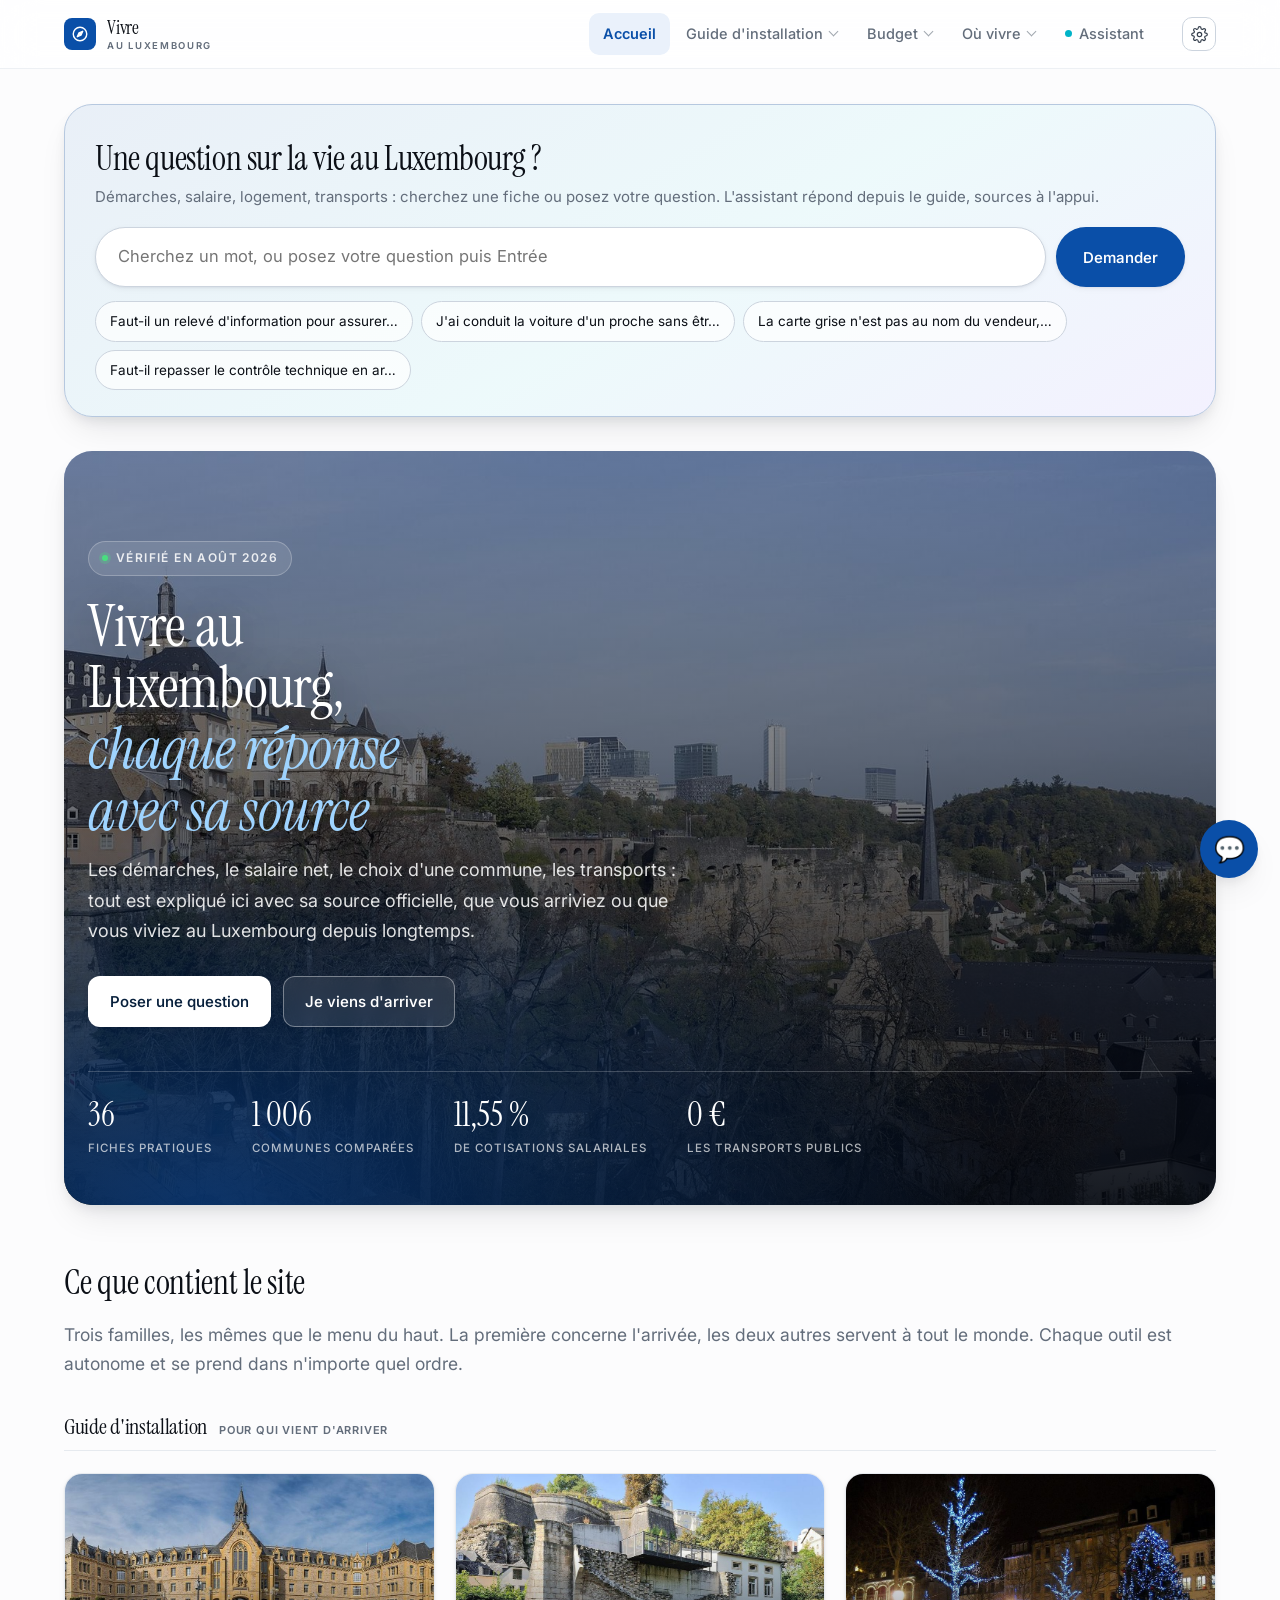
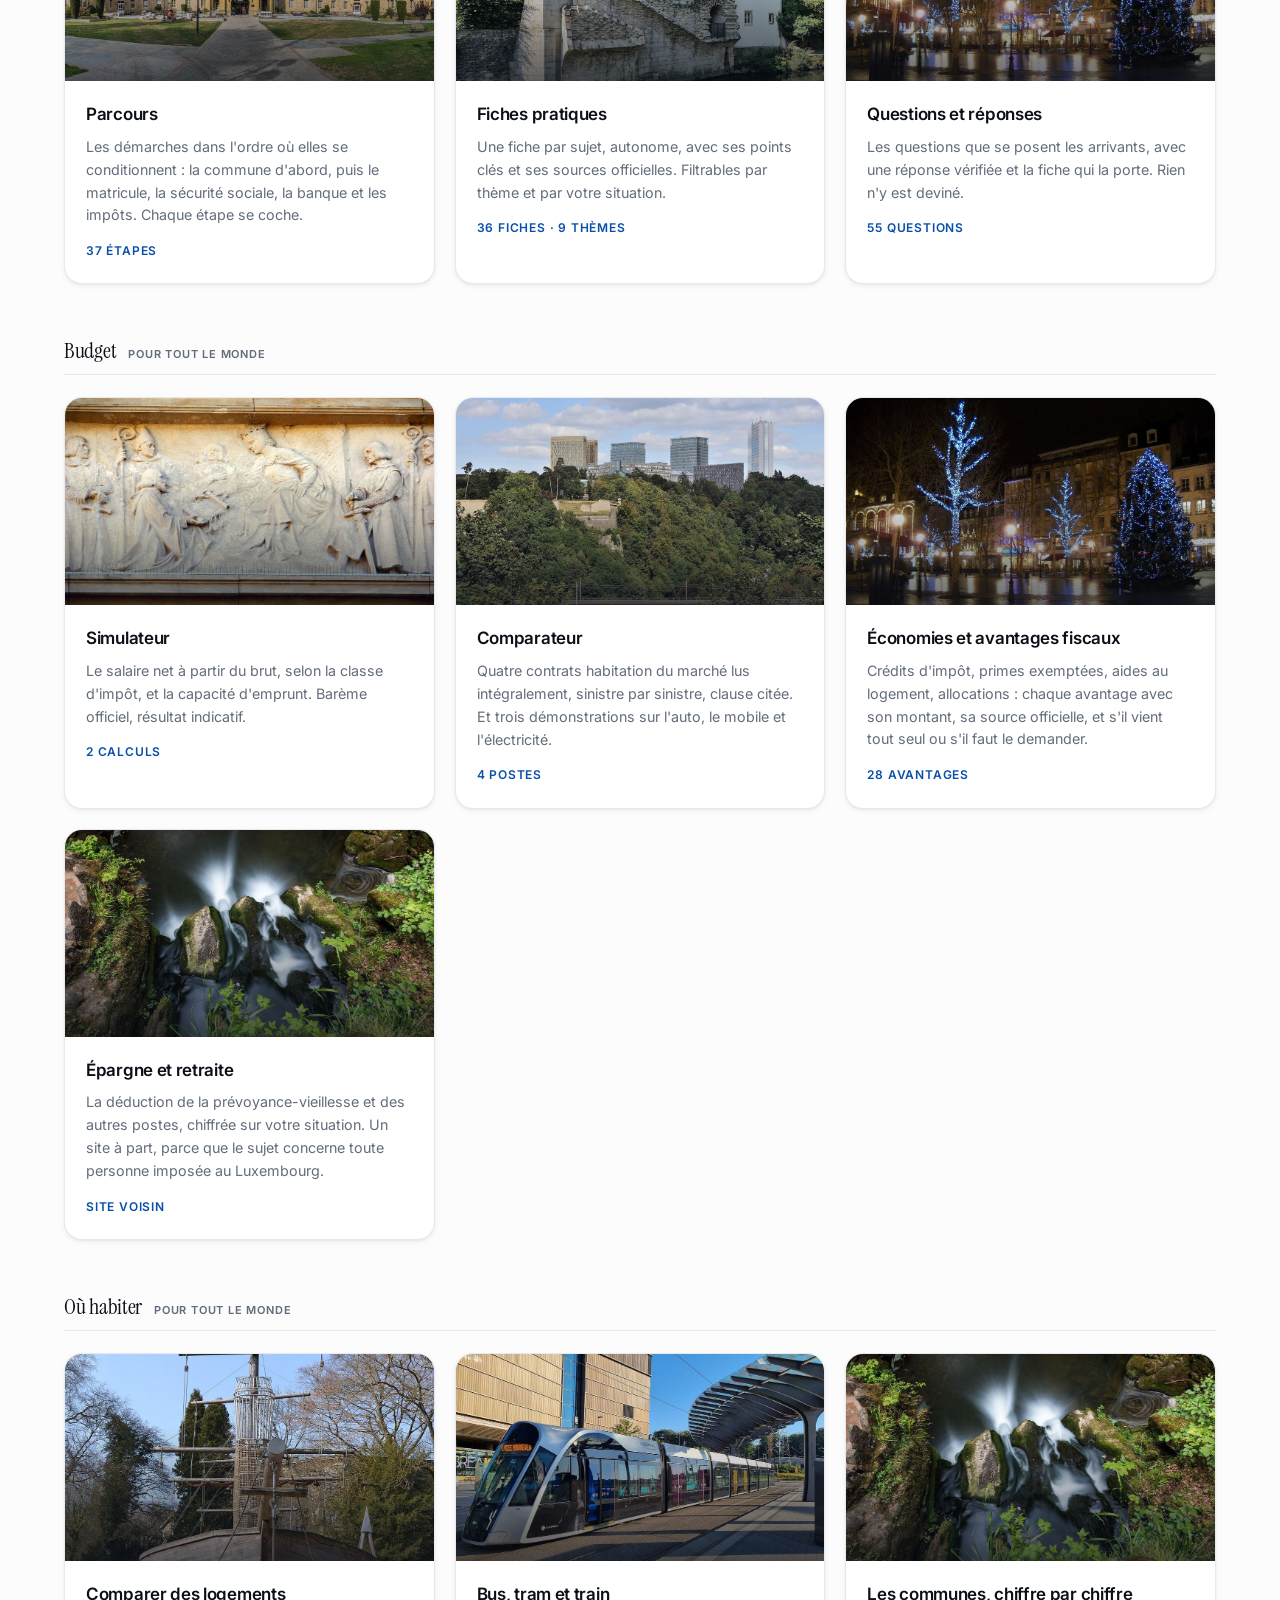
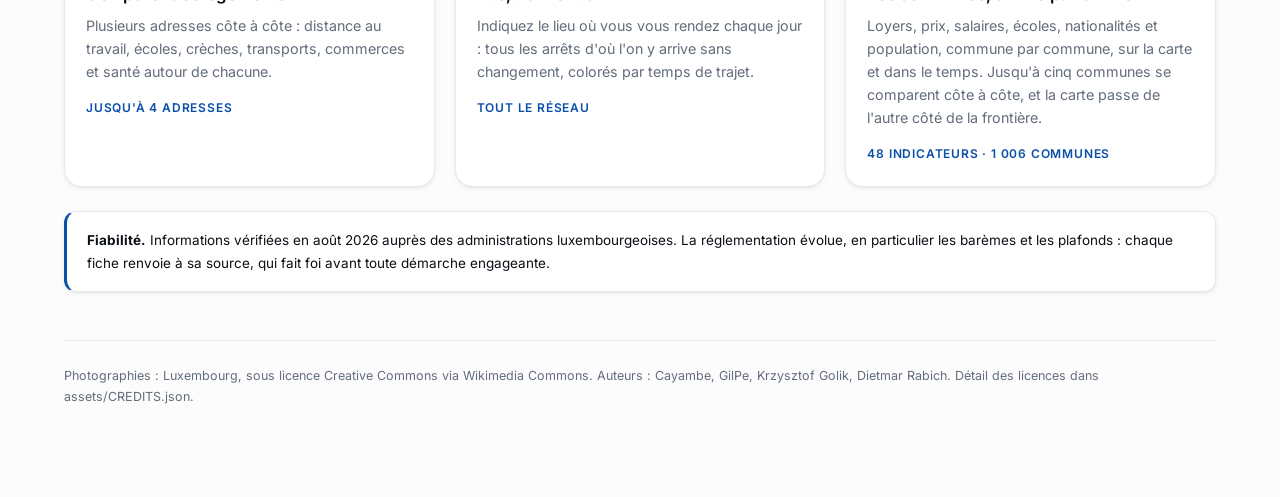
<file: index.html>
﻿<!doctype html>
<html lang="fr">
<head>
<meta charset="utf-8">
<meta name="viewport" content="width=device-width, initial-scale=1">
<title>Vivre au Luxembourg</title>
<link rel="stylesheet" href="app/styles.css?v=45">
<link rel="stylesheet" href="app/guide.css?v=3">
<link rel="stylesheet" href="app/simulateur.css?v=2">
<link rel="stylesheet" href="app/entete.css?v=1">
</head>
<body>

<!-- La barre, ses menus et leur comportement sont communs a tout le site :
     app/entete.js les ecrit ici, avant que les autres scripts ne les cherchent. -->
<header class="top" id="entete" data-racine=""></header>
<script src="app/entete.js?v=3"></script>

<main>

  <!-- Accueil -->
  <section class="panel" role="region" aria-labelledby="tab-accueil" id="panel-accueil">

    <div class="ask">
      <h2 class="ask-titre">Une question sur la vie au Luxembourg&nbsp;?</h2>
      <p class="ask-sous">Démarches, salaire, logement, transports : cherchez une fiche ou posez votre question. L'assistant répond depuis le guide, sources à l'appui.</p>
      <div class="ask-bar">
        <input type="search" id="q-accueil" placeholder="Cherchez un mot, ou posez votre question puis Entrée" autocomplete="off">
        <button class="btn" id="q-accueil-btn">Demander</button>
      </div>
      <div class="chips" id="ask-chips"></div>
      <div class="grid" id="accueil-resultats"></div>
    </div>

    <div class="hero">
      <div class="hero-img">
        <img src="assets/hero.jpg" alt="Vue de la vieille ville de Luxembourg, du Grund et du plateau de Kirchberg" loading="eager">
      </div>
      <div class="hero-in">
        <span class="kicker"><span class="pt"></span>Vérifié en août 2026</span>
        <h1>Vivre au Luxembourg, <em>chaque réponse avec sa source</em></h1>
        <p>
          Les démarches, le salaire net, le choix d'une commune, les transports : tout est
          expliqué ici avec sa source officielle, que vous arriviez ou que vous viviez au
          Luxembourg depuis longtemps.
        </p>
        <div class="hero-cta">
          <button class="btn clair" data-go="assistant">Poser une question</button>
          <button class="btn contour" data-go="parcours">Je viens d'arriver</button>
        </div>
        <div class="hero-stats">
          <div class="s"><div class="n" id="stat-fiches">—</div><div class="l">fiches pratiques</div></div>
          <div class="s"><div class="n">1 006</div><div class="l">communes comparées</div></div>
          <div class="s"><div class="n">11,55 %</div><div class="l">de cotisations salariales</div></div>
          <div class="s"><div class="n">0 €</div><div class="l">les transports publics</div></div>
        </div>
      </div>
    </div>

    <div id="accueil-reprise"></div>

    <h2>Ce que contient le site</h2>
    <p class="lead">
      Trois familles, les mêmes que le menu du haut. La première concerne l'arrivée, les deux
      autres servent à tout le monde. Chaque outil est autonome et se prend dans n'importe
      quel ordre.
    </p>
    <div class="grid" id="accueil-sections"></div>

    <div class="notice small">
      <strong>Fiabilité.</strong> Informations vérifiées en août 2026 auprès des administrations
      luxembourgeoises. La réglementation évolue, en particulier les barèmes et les plafonds :
      chaque fiche renvoie à sa source, qui fait foi avant toute démarche engageante.
    </div>

    <div class="credits" id="credits-photos"></div>
  </section>

  <!-- Fiches -->
  <section class="panel" role="region" aria-labelledby="nom-fiches" id="panel-fiches" hidden>
    <div id="fiches-liste">
      <h1>Fiches pratiques</h1>
      <p class="lead">Chaque fiche est autonome, avec ses points clés et ses sources officielles.</p>
      <div class="search-bar">
        <input type="search" id="q-fiches" placeholder="Caution, matricule, impatriés, crèche, permis...">
      </div>
      <div class="chips" id="fiches-themes"></div>
      <div id="fiches-perso"></div>
      <div class="grid" id="fiches-grid"></div>
    </div>
    <div id="fiche-detail" class="detail" hidden></div>
  </section>

  <!-- Parcours -->
  <section class="panel" role="region" aria-labelledby="nom-parcours" id="panel-parcours" hidden>
    <h1>Parcours d'installation</h1>
    <p class="lead">L'ordre compte : certaines démarches en conditionnent d'autres.</p>
    <div class="notice">
      <strong>La chaîne à ne pas casser.</strong>
      Déclaration à la commune, puis certificat de résidence et matricule, puis sécurité sociale,
      banque, chèque-service et impôts. Tout part de la commune, dans les 8 jours.
    </div>
    <div class="tl" id="timeline"></div>
  </section>

  <!-- FAQ -->
  <section class="panel" role="region" aria-labelledby="nom-faq" id="panel-faq" hidden>
    <h1>Questions et réponses</h1>
    <p class="lead">
      Toutes les questions recensées par le guide, avec des réponses vérifiées : chaque réponse
      s'appuie sur une fiche et renvoie à ses sources officielles.
      <span class="badge" id="faq-compte"></span>
    </p>
    <div class="search-bar">
      <input type="search" id="q-faq" placeholder="Filtrer : classe d'impôt, caution, crèche, permis. Entrée pour demander à l'assistant." autocomplete="off">
    </div>
    <div id="faq-liste"></div>
    <div class="notice small" style="margin-top:26px">
      Votre question n'y est pas ? L'assistant cherche aussi dans le corps des fiches,
      et dit quand il ne sait pas.
      <button class="chip" id="faq-assistant">Poser la question à l'assistant</button>
    </div>
  </section>

  <!-- Economies et avantages fiscaux. Le contenu est rendu par
       app/avantages.js, module autonome comme les lignes et les cartes. -->
  <section class="panel" role="region" aria-labelledby="nom-avantages" id="panel-avantages" hidden>
    <h1>Économies et avantages fiscaux</h1>
    <p class="lead">
      Ce que l'État rend, ou ne prélève pas, moment de vie par moment de vie. Chaque carte donne
      le montant, à qui il s'adresse et, surtout, si l'avantage vient tout seul ou s'il faut le
      demander. Quelqu'un qui arrive d'un autre pays ne demande pas ce qu'il ne sait pas exister.
      <span class="badge" id="avantages-compte"></span>
    </p>
    <div class="av-modes" id="avantages-modes"></div>
    <div class="chips av-chips" id="avantages-chips"></div>
    <div class="av-grille" id="avantages-grille"></div>
    <div class="notice small" style="margin-top:26px">
      <strong>Les montants sont ceux des pages officielles</strong> à la date de lecture écrite sous
      chaque carte. Les plafonds changent, souvent au 1er janvier : la page officielle fait foi
      avant toute démarche. Le site voisin <a href="prevoyance/">Épargne et retraite</a> chiffre
      les déductions d'épargne sur votre situation.
    </div>
  </section>

  <!-- Simulateur -->
  <section class="panel" role="region" aria-labelledby="nom-simulateur" id="panel-simulateur" hidden>
    <div class="sim-tete">
      <h1>Simulateurs</h1>
      <p class="sim-note">Les montants saisis restent dans ce navigateur d'une visite à l'autre.</p>
    </div>

    <div class="sim-choix" id="sim-tabs" role="tablist" aria-label="Choisir un outil">
      <button role="tab" data-sim="salaire" class="actif" aria-selected="true" title="Du brut annuel au net mensuel, avec le barème officiel">
        <b>Salaire net</b>
      </button>
      <button role="tab" data-sim="emprunt" aria-selected="false" title="Du net au prix d'achat, frais d'acte et aides de l'État">
        <b>Capacité d'emprunt</b>
      </button>
      <button role="tab" data-sim="classe" aria-selected="false" title="Quelques questions, et les deux cas où l'on se trompe">
        <b>Ma classe d'impôt</b>
      </button>
      <button role="tab" data-sim="officiels" aria-selected="false" title="Les outils des administrations, testés un par un">
        <b>Calculateurs officiels</b>
      </button>
    </div>

    <div id="sim-salaire">
    <h2 class="sim-titre">Du brut au net</h2>
    <p class="lead small">
      Barème officiel de l'Administration des contributions directes, paramètres sociaux 2026,
      et les crédits d'impôt que l'employeur porte sur la fiche de paie : salarié, CO2, salaire
      social minimum et, sur demande, monoparental. Résultat indicatif : il ne remplace ni une
      fiche de paie, ni un calcul de l'administration.
    </p>
    <div class="card">
      <div class="row row-champs">
        <div>
          <label for="s-brut">Brut annuel, en euros</label>
          <input type="number" id="s-brut" value="80000" min="0" step="1000">
        </div>
        <div>
          <label for="s-classe">Classe d'impôt</label>
          <select id="s-classe">
            <option value="classe1">Classe 1</option>
            <option value="classe1a">Classe 1a</option>
            <option value="classe2" selected>Classe 2</option>
          </select>
        </div>
        <div>
          <label for="s-mois">Réparti sur</label>
          <select id="s-mois">
            <option value="12" selected>12 mois</option>
            <option value="13">13 mois</option>
          </select>
        </div>
        <div>
          <label for="s-brut2">Brut annuel du conjoint</label>
          <input type="number" id="s-brut2" value="0" min="0" step="1000" placeholder="0 si une seule paie">
        </div>
      </div>
      <div class="row" style="margin-top:12px">
        <div class="check">
          <input type="checkbox" id="s-impatrie">
          <label for="s-impatrie">Régime des impatriés (50 % exonéré)</label>
          <a href="#fiche/impatries" class="lien-fiche-inline">réservé à des profils précis, voir la fiche</a>
        </div>
        <div class="check">
          <input type="checkbox" id="s-forfaits" checked>
          <label for="s-forfaits">Forfaits frais et dépenses spéciales</label>
        </div>
        <div class="check">
          <input type="checkbox" id="s-monoparental">
          <label for="s-monoparental">Parent seul avec enfant à charge, crédit d'impôt monoparental</label>
        </div>
      </div>
    </div>

    <div class="kpis" id="s-kpis"></div>

    <div class="notice small">
      <strong>Un ordre de grandeur, pas un chiffre à l'euro près.</strong>
      Le résultat est la retenue à la source calculée sur ce seul salaire, avec le barème officiel.
      Le net réellement perçu peut s'en écarter selon la situation personnelle : revenus étrangers
      en classe 2 (le taux moyen mondial s'applique à la déclaration), déductions réelles supérieures
      aux forfaits, avantages en nature, crédits d'impôt. Plus la situation s'écarte du cas simple
      (un seul salaire, pas d'autre revenu), plus l'écart peut être grand.
    </div>

    <div class="onglets-internes" role="tablist" aria-label="Sections du salaire net">
      <button role="tab" data-vue="detail" class="actif" aria-selected="true">Le détail du calcul</button>
      <button role="tab" data-vue="menage" aria-selected="false">À deux salaires</button>
      <button role="tab" data-vue="comparer" aria-selected="false">Comparer les classes</button>
    </div>
    <div data-pane="detail">
      <div id="s-detail"></div>
    </div>
    <div data-pane="menage" hidden>
      <div id="s-menage"></div>
    </div>
    <div data-pane="comparer" hidden>
      <h2>Comparaison des situations</h2>
      <p class="hint">Le même brut dans chaque classe, avec et sans le régime des impatriés : ce que change la situation de famille, et ce que le régime apporterait.</p>
      <div class="table-wrap"><table id="s-comp"></table></div>
    </div>
    </div>

    <div id="sim-emprunt" hidden>
      <!-- Quatre etapes. app/emprunt_etapes.js ecrit la frise et les boutons
           depuis les sections ci-dessous : en ajouter une se fait ici seulement. -->
      <ol class="emp-frise" id="emp-frise" aria-label="Étapes de la capacité d'emprunt"></ol>
      <!-- Deux colonnes : l'etape a gauche, le resultat a droite, fixe. Le
           resultat est ecrit par app/emprunt_bilan.js a chaque calcul. -->
      <div class="emp-corps">
      <div class="emp-gauche">

      <section class="card emp-etape" data-etape="emprunteurs" data-titre="Emprunteurs">
        <h3 class="premier">Qui achète</h3>
      <div class="e-qui" role="radiogroup" aria-label="Qui achète">
        <label class="e-qui-choix"><input type="radio" name="e-qui" value="1" checked> <span><b>J'achète seul</b><i>Une personne sur l'acte et sur le prêt</i></span></label>
        <label class="e-qui-choix"><input type="radio" name="e-qui" value="2"> <span><b>Nous achetons à deux</b><i>Deux personnes sur l'acte, les deux revenus comptent</i></span></label>
      </div>
      <select id="e-acquereurs" hidden aria-hidden="true" tabindex="-1">
        <option value="1" selected>Une personne</option>
        <option value="2">Deux personnes</option>
      </select>
      <p class="aide-champ">Le Bëllegen Akt, les plafonds des aides et la part des revenus que la banque retient se comptent par personne inscrite sur l'acte.</p>
      <div class="e-personnes">
        <div class="e-personne">
          <h4 id="e-titre1">Vous</h4>
          <div class="row row-personne avec-aides">
        <div>
          <label for="e-net1">Net mensuel, après retenue</label>
          <input type="number" id="e-net1" value="5000" min="0" step="100">
          <p class="aide-champ">Le « net à payer » de la fiche de paie. Avec un 13e mois : le net annuel divisé par 12.</p>
        </div>
        <div>
          <label for="e-statut1">Contrat</label>
          <select id="e-statut1">
            <option value="1" selected>CDI, fonctionnaire</option>
            <option value="0.8">CDD, indépendant, variable</option>
          </select>
          <p class="aide-champ">Hors CDI, la banque demande plus de preuves et retient souvent 80 %.</p>
        </div>
        <div>
          <label for="e-pays1">Employeur</label>
          <select id="e-pays1">
            <option value="lu" selected>Au Luxembourg</option>
            <option value="euro">Dans un autre pays de l'euro</option>
            <option value="devise">Hors zone euro (Suisse…)</option>
          </select>
          <p class="aide-champ">Payé hors du Luxembourg : l'encadré ci-dessous dit ce qui change.</p>
        </div>
        <div>
          <label for="e-age1">Âge</label>
          <input type="number" id="e-age1" value="35" min="18" max="90" step="1">
          <p class="aide-champ">Pour l'âge en fin de prêt et les aides aux 35 ans ou moins.</p>
        </div>
          </div>
        </div>
        <div class="e-personne" id="e-personne2" hidden>
          <h4>La seconde personne</h4>
          <div class="row row-personne avec-aides">
        <div>
          <label for="e-net2">Net mensuel, après retenue</label>
          <input type="number" id="e-net2" value="0" min="0" step="100" >
          <p class="aide-champ">Le « net à payer » de la fiche de paie. Avec un 13e mois : le net annuel divisé par 12.</p>
        </div>
        <div>
          <label for="e-statut2">Contrat</label>
          <select id="e-statut2">
            <option value="1" selected>CDI, fonctionnaire</option>
            <option value="0.8">CDD, indépendant, variable</option>
          </select>
          <p class="aide-champ">Hors CDI, la banque demande plus de preuves et retient souvent 80 %.</p>
        </div>
        <div>
          <label for="e-pays2">Employeur</label>
          <select id="e-pays2">
            <option value="lu" selected>Au Luxembourg</option>
            <option value="euro">Dans un autre pays de l'euro</option>
            <option value="devise">Hors zone euro (Suisse…)</option>
          </select>
          <p class="aide-champ">Payé hors du Luxembourg : l'encadré ci-dessous dit ce qui change.</p>
        </div>
        <div>
          <label for="e-age2">Âge</label>
          <input type="number" id="e-age2" value="35" min="18" max="90" step="1">
          <p class="aide-champ">Pour l'âge en fin de prêt et les aides aux 35 ans ou moins.</p>
        </div>
          </div>
        </div>
      </div>
      <div class="notice small" id="e-etranger" hidden></div>
      <p class="e-reprise">
        <button type="button" class="btn ghost petit" id="e-reprendre">Remplir avec le net calculé</button>
        <span class="aide-champ" id="e-reprendre-info">Copie ici le net de l'onglet Salaire net, pour ne pas le retaper.</span>
      </p>
      </section>

      <section class="card emp-etape" data-etape="revenus" data-titre="Revenus et charges" hidden>
        <h3 class="premier">Autres revenus, par mois</h3>
        <div class="row row-trois avec-aides">
          <div>
            <label for="e-loyers">Loyers perçus</label>
            <input type="number" id="e-loyers" value="0" min="0" step="50">
            <p class="aide-champ">Hors charges : les charges que paie le locataire ne sont pas un revenu. Le crédit de ce logement va dans les crédits en cours.</p>
          </div>
          <div>
            <label for="e-variables">Primes et bonus, moyenne mensuelle</label>
            <input type="number" id="e-variables" value="0" min="0" step="50">
            <p class="aide-champ">La moyenne annuelle des dernières années, divisée par 12. La banque regarde s'ils reviennent chaque année.</p>
          </div>
          <div>
            <label for="e-autres">Allocations et autres revenus réguliers</label>
            <input type="number" id="e-autres" value="0" min="0" step="50">
            <p class="aide-champ">Allocations familiales, pension alimentaire reçue, rente. Pas les chèques-repas ni les remboursements de frais.</p>
          </div>
        </div>
        <h3>Remboursements en cours, par mois</h3>
        <div class="row row-trois avec-aides">
          <div>
            <label for="e-charges">Crédits en cours</label>
            <input type="number" id="e-charges" value="0" min="0" step="50">
            <p class="aide-champ">Les mensualités, pas le capital : voiture, consommation, un autre logement. Un crédit soldé à l'achat ne compte pas.</p>
          </div>
          <div>
            <label for="e-reste">Il leur reste, en mois</label>
            <input type="number" id="e-reste" value="0" min="0" step="1" placeholder="ex. 36">
            <p class="aide-champ">Moins de 12 mois : beaucoup de banques ne le comptent plus. Le plan chiffre aussi un remboursement anticipé.</p>
          </div>
          <div>
            <label for="e-charges2">Pension versée, leasing, autres charges fixes</label>
            <input type="number" id="e-charges2" value="0" min="0" step="50">
            <p class="aide-champ">Pension alimentaire versée, leasing auto, loyer d'un logement conservé. Pas les dépenses courantes.</p>
          </div>
        </div>
      </section>

      <section class="card emp-etape" data-etape="projet" data-titre="Projet et prêt" hidden>
        <h3 class="premier">Logement</h3>
        <div class="row row-trois avec-aides">
          <div>
            <label for="e-situation">Ce que vous achetez</label>
            <select id="e-situation">
              <option value="primo" selected>Premier logement, résidence principale</option>
              <option value="autre">Résidence principale, déjà propriétaire</option>
              <option value="locatif">Investissement locatif</option>
            </select>
            <p class="aide-champ">Fixe la part du prix que le prêt peut couvrir : 100, 90 ou 80 %.</p>
          </div>
          <div>
            <label for="e-apport">Fonds propres</label>
            <input type="number" id="e-apport" value="50000" min="0" step="5000">
            <p class="aide-champ">Épargne, donation, vente d'un bien. Les frais d'acte se paient avec, jamais avec le prêt.</p>
          </div>
          <div>
            <label for="e-enfants">Enfants à charge</label>
            <input type="number" id="e-enfants" value="0" min="0" max="10" step="1">
            <p class="aide-champ">Ils relèvent les plafonds de la prime et de la subvention d'intérêt.</p>
          </div>
        </div>
        <h3>Prêt, et ce que la banque retient</h3>
        <div class="row row-quatre avec-aides">
          <div>
            <label for="e-taux">Taux annuel</label>
            <input type="number" id="e-taux" value="3.9" min="0" step="0.1">
            <p class="aide-champ">Taux fixes affichés en septembre 2026 : 3,77 à 4,16 %.</p>
          </div>
          <div>
            <label for="e-duree">Durée</label>
            <input type="number" id="e-duree" value="25" min="5" max="35" step="1">
            <p class="aide-champ">35 ans au plus chez Spuerkeess et la BIL, 30 chez BGL et Raiffeisen.</p>
          </div>
          <div>
            <label for="e-effort">Part des revenus en mensualités</label>
            <select id="e-effort">
              <option value="0.33">33 %, la plus prudente</option>
              <option value="0.35">35 %, la moyenne observée</option>
              <option value="0.40" selected>40 %, la plus courante</option>
              <option value="0.45">45 %, le plus haut pratiqué</option>
            </select>
            <p class="aide-champ">Aucune règle légale : chaque banque décide selon le reste à vivre.</p>
          </div>
          <div>
            <label for="e-part">Part des loyers et primes retenue</label>
            <select id="e-part">
              <option value="1">100 %, tout compte</option>
              <option value="0.8" selected>80 %, le plus courant</option>
              <option value="0.7">70 %, prudent</option>
            </select>
            <p class="aide-champ">Ils peuvent baisser : un locataire part, une prime saute. 70 % est l'usage le plus cité pour les loyers.</p>
          </div>
        </div>
      </section>

      <section class="emp-etape emp-resultat" data-etape="resultat" data-titre="Résultat" hidden>
    <div class="onglets-internes" role="tablist" aria-label="Sections de la capacité d'emprunt">
      <button role="tab" data-vue="plan" class="actif" aria-selected="true">Le plan de financement</button>
      <button role="tab" data-vue="surface" aria-selected="false">Ce que ça achète</button>
      <button role="tab" data-vue="aides" aria-selected="false">Les aides de l'État</button>
      <button role="tab" data-vue="dossier" aria-selected="false">Le dossier pour la banque</button>
    </div>
    <div data-pane="plan">
      <div id="e-plan"></div>
    </div>
    <div data-pane="surface" hidden>
      <div id="e-surface"></div>
    </div>
    <div data-pane="aides" hidden>
      <h2 id="e-titre-aides">Les aides de l'État, et les papiers à demander</h2>
      <p class="lead small">
        Sept dispositifs pour l'achat d'une résidence principale. Deux se règlent chez le notaire
        ou avec l'entreprise, les autres se demandent au Guichet unique des aides au logement, sous
        conditions de revenu. Chaque carte donne le montant pour la situation saisie, les conditions,
        les pièces, et le lien officiel où déposer la demande.
      </p>
      <div id="e-aides" class="grid serre aides"></div>
    </div>
    <div data-pane="dossier" hidden>
      <div id="e-dossier"></div>
      <div class="notice small" id="e-sources"></div>
    </div>
      </section>

      <div class="emp-nav" id="emp-nav"></div>
      </div>
      <aside class="emp-bilan" id="e-bilan" aria-label="Résultat" aria-live="polite"></aside>
      </div>
    </div>

    <!-- Quelle classe d'impot : un arbre de decision, pas un calcul -->
    <div id="sim-classe" hidden>
      <h2 class="sim-titre">Quelle classe d'impôt</h2>
      <p class="lead small">
        La classe d'impôt pèse davantage sur votre net que bien des négociations salariales.
        Ce n'est pas un calcul mais une règle : quelques questions suffisent à savoir laquelle
        vous concerne, et surtout à repérer les deux cas où beaucoup de gens se trompent.
      </p>
      <div class="card">
        <div id="cl-etapes"></div>
      </div>
      <div id="cl-resultat"></div>
    </div>

    <!-- Simulateurs officiels : ce que nous ne refaisons pas -->
    <div id="sim-officiels" hidden>
      <h2 class="sim-titre">Les calculateurs des administrations</h2>
      <p class="lead small">
        Le guide ne calcule que deux choses, le salaire net et la capacité d'emprunt, parce que ce
        sont les deux dont on a besoin avant même d'arriver. Pour tout le reste, les administrations
        publient leurs propres calculateurs : ils font foi, ils suivent les barèmes en temps réel,
        et les réimplémenter ici reviendrait à en produire une copie qui vieillit.
      </p>
      <div class="notice small">
        <strong>Liens vérifiés le 23 août 2026.</strong> Les administrations réorganisent
        régulièrement leurs sites : si un lien ne répond plus, la page d'accueil du service reste
        le point d'entrée.
      </div>
      <div id="sim-outils"></div>
    </div>
  </section>

  <!-- Comparateur -->
  <section class="panel" role="region" aria-labelledby="nom-comparateur" id="panel-comparateur" hidden>
    <h1>Comparateur</h1>
    <p class="lead">
      En arrivant au Luxembourg, quatre contrats se signent presque en même temps : l'assurance
      habitation, l'assurance auto, le forfait mobile et le contrat d'électricité. Choisissez le
      poste que vous voulez regarder. Chacun s'ouvre sur une grille des critères qui distinguent
      vraiment les offres, et non sur une liste de prix.
    </p>

    <div class="notice small" id="ctr-registres">
      <strong>Deux registres, indiqués sur chaque carte.</strong>
      L'assurance habitation repose sur des <em>documents réels</em> : quatre contrats du marché
      luxembourgeois lus intégralement, assureurs anonymisés. Les trois autres sont des
      <em>démonstrations</em> : les critères sont réels, les offres et les chiffres sont inventés
      et affichés comme tels. Rien n'y est un conseil d'achat.
    </div>

    <div class="grid serre" id="ctr-verticales"></div>

    <div id="ctr-vue" hidden></div>

    <div id="ctr-mrh" hidden>
    <div class="vert-head">
      <h2>Assurance habitation : la comparaison complète</h2>
      <button class="chip" id="ctr-mrh-retour">← Toutes les comparaisons</button>
    </div>
    <p class="lead">
      <span class="badge on">données réelles</span>
      Quatre contrats du marché luxembourgeois lus intégralement, treize sinistres concrets posés
      à chacun, et pour chaque réponse la clause exacte avec sa page.
    </p>

    <div class="sous-onglets" id="mrh-tabs">
      <button data-mrh="reco" class="actif">Ma situation</button>
      <button data-mrh="surmesure">Tableau sur mesure</button>
      <button data-mrh="sinistres">Sinistres</button>
      <button data-mrh="matrice">Couverture</button>
      <button data-mrh="constats">Ce qui ressort</button>
      <button data-mrh="methode">Méthode</button>
    </div>

    <!-- Ma situation : classement calculé en direct -->
    <div id="mrh-reco">
      <p class="lead small">
        Cochez ce qui vous concerne. Le classement se recalcule à chaque clic, à partir des
        verdicts réels : chaque contrat est noté sur les garanties qui comptent
        <em>pour vous</em>, et les lacunes s'affichent avec la clause qui les cause.
      </p>
      <div class="card">
        <div id="mrh-biens" class="biens-grille"></div>
      </div>
      <div id="mrh-classement"></div>
      <div id="mrh-couverture-profil"></div>
    </div>

    <!-- Sinistres : tableau complet + chat -->
    <div id="mrh-sinistres" hidden>
      <p class="lead small">
        Les treize sinistres posés aux quatre contrats. Cliquez sur une ligne pour voir le détail :
        plafond, franchise, condition qui décide, et la clause citée avec sa page.
      </p>
      <div id="mrh-sinistres-table"></div>
    </div>

    <!-- Tableau sur mesure : le chat construit et modifie la comparaison -->
    <div id="mrh-surmesure" hidden>
      <p class="lead small">
        Ce n'est pas un second assistant : c'est la commande du tableau. Écrivez ce que vous voulez
        comparer, en français courant, et la grille se réécrit. Chaque demande et ce qu'elle a
        changé restent notés dans le journal, pour que rien ne bouge sans explication.
      </p>
      <div class="card ctr-cmd">
        <label class="ctr-cmd-label" for="ctr-input">Commander le tableau</label>
        <div class="chat-bar">
          <input type="text" id="ctr-input" placeholder="Ex : compare le vol et le dégât des eaux, seulement chez l'assureur A et l'assureur C" autocomplete="off">
          <button class="btn" id="ctr-send">Appliquer</button>
        </div>
        <div class="chips" id="ctr-suggestions"></div>
        <div class="ctr-journal" id="ctr-journal"></div>
      </div>
      <div id="ctr-tableau"></div>
    </div>

    <!-- Matrice de couverture -->
    <div id="mrh-matrice" hidden>
      <p class="lead small">
        Dix-sept garanties recherchées dans les quatre documents. Une case pleine veut dire que le
        sujet est traité, et à quelle page il apparaît en premier. Attention : c'est un signal de
        présence, pas une promesse de couverture. Un contrat peut nommer une garantie page 5 et
        l'exclure page 40, c'est l'objet de l'onglet Sinistres.
      </p>
      <div id="mrh-matrice-table"></div>
      <div id="mrh-sources"></div>
    </div>

    <!-- Constats -->
    <div id="mrh-constats" hidden>
      <p class="lead small">
        Ce que la lecture des quatre contrats fait ressortir, et les questions à poser avant de signer.
      </p>
      <div id="mrh-constats-liste"></div>
    </div>

    <!-- Méthode -->
    <div id="mrh-methode" hidden>
      <p class="lead small">Comment cette comparaison a été faite, et ce qu'elle ne dit pas.</p>
      <div class="card">
        <h3 style="margin-top:0">La démarche</h3>
        <p>Quatre conditions générales publiques du marché luxembourgeois, éditions 2017 à 2023,
          entre 60 et 139 pages chacune. Le texte est extrait page par page, ce qui rend chaque
          phrase adressable : c'est ce qui permet de citer une clause avec son numéro de page.</p>
        <p>Deux passages ensuite. Le premier cherche dix-sept garanties dans les quatre documents,
          en français, en allemand et en anglais, et produit la matrice de couverture. Le second
          part de sinistres concrets, choisis pour faire diverger les contrats, et va chercher la
          clause qui décide dans chaque document.</p>
        <h3>Pourquoi des sinistres et pas des garanties</h3>
        <p>Demander à un contrat s'il couvre le vol donne toujours oui. La réponse utile est
          ailleurs : dans l'exclusion, le plafond, la condition. Deux contrats qui affichent la
          même garantie répondent différemment sur le même vélo, selon qu'il était dans
          l'appartement, dans la cave commune ou attaché dans la rue. C'est pour cela que les
          treize sinistres sont posés dans des lieux et des situations précises.</p>
        <h3>Ce que cette comparaison ne dit pas</h3>
        <p>Elle ne donne aucun prix : les conditions générales n'en contiennent pas, la prime
          dépend de votre logement et de vos capitaux déclarés. Elle porte sur des éditions
          2017 à 2023, votre contrat peut être plus récent. Elle ne remplace ni un devis ni un
          conseil. Enfin, les assureurs sont anonymisés : l'objectif est de montrer où les
          contrats divergent et quelles questions poser, pas de recommander une marque.</p>
        <h3>Vérifier soi-même</h3>
        <p>Chaque verdict porte sa citation et sa page. Sur votre propre contrat, la démarche
          se refait à la main : ouvrez les conditions générales, cherchez le mot du sinistre,
          et lisez ce qui suit la garantie, c'est-à-dire les exclusions.</p>
      </div>
    </div>
    </div>
  </section>

  <!-- Cartes : les communes comparees indicateur par indicateur -->
  <section class="panel" role="region" aria-labelledby="nom-cartes" id="panel-cartes" hidden>
    <h1>Les communes, chiffre par chiffre</h1>
    <p class="lead">
      Le Luxembourg tient dans une heure de route, et pourtant le loyer double d'une
      commune à l'autre, le salaire médian va du simple au double, et la part de
      résidents étrangers passe de 20 à 70 %. Choisissez un indicateur : les communes
      se colorent, du plus clair au plus foncé. Cliquez-en une pour voir sa valeur, son
      rang et son évolution dans le temps. Pour lire toutes les données de plusieurs
      communes côte à côte, jusqu'à dix, il y a une vue à part, « Comparer des
      communes », et une autre pour poser deux cartes l'une à côté de l'autre. La Ville de Luxembourg se regarde aussi quartier par quartier,
      là où les sources descendent à ce grain. Et comme un salarié sur deux habite de
      l'autre côté, la carte passe la frontière : la France, la Belgique et l'Allemagne
      se regardent une par une, avec ce qui s'y mesure de la même façon qu'ici.
    </p>
    <div class="card">
      <div id="ct-choix"></div>
    </div>
    <div class="ct-vue">
      <div id="cartes-map"></div>
      <div id="ct-cote"></div>
    </div>
    <div id="ct-temps"></div>
    <div id="ct-comparer" hidden></div>
    <div id="ct-gr"></div>
    <div id="ct-sortie"></div>
    <div id="ct-ineg"></div>
    <div id="ct-fiche"></div>
    <p class="hint" id="ct-source"></p>
    <p class="hint" id="ct-avert">
      Une carte de ce genre montre où se situe une commune, pas pourquoi. Un salaire
      médian élevé décrit les gens qui habitent là, pas le coût de la vie sur place.
      Un taux de chômage bas peut tenir à la structure d'âge. Et les prix affichés sont
      ceux des annonces, donc au dessus des prix signés. Cet onglet demande un accès
      réseau pour le fond de carte.
    </p>
  </section>

  <!-- Lignes : tout ce qui arrive a une adresse sans changement -->
  <!-- Où jouer : le module app/jeux.js écrit ce panneau au premier affichage. -->
  <section class="panel" role="region" aria-label="Où jouer avec les enfants" id="panel-jeux" hidden></section>

  <section class="panel" role="region" aria-labelledby="nom-lignes" id="panel-lignes" hidden>
    <h1>Chercher un logement sur une ligne de bus, de tram ou de train</h1>
    <p class="lead">
      Un logement se juge mal à vol d'oiseau. Deux kilomètres avec une correspondance et
      dix minutes de marche coûtent plus cher qu'une demi-heure de bus direct. Indiquez le
      lieu où vous devez vous rendre chaque jour : la carte affiche tous les arrêts d'où
      l'on y arrive sans changer, colorés par temps de trajet. Cherchez ensuite autour des
      arrêts verts, même s'ils paraissent loin. Les adresses saisies dans l'onglet
      « Comparer des logements » se placent sur la même carte, avec pour chacune le temps
      de porte à porte sans changement.
    </p>
    <div class="card">
      <div class="row">
        <div style="flex:2">
          <label for="lg-adresse">Le lieu où vous vous rendez, adresse ou nom d'arrêt</label>
          <input type="text" id="lg-adresse" placeholder="Ex : Kirchberg, Cloche d'Or, Gare de Luxembourg..." autocomplete="off">
        </div>
        <div style="align-self:flex-end">
          <button class="btn" id="lg-chercher">Afficher les lignes</button>
        </div>
      </div>
      <div class="chips" id="lg-exemples">
        <button class="chip">Kirchberg, Coque</button>
        <button class="chip">Gasperich, Cloche d'Or</button>
        <button class="chip">Luxembourg, Gare Centrale</button>
        <button class="chip">Belval (Université), Gare</button>
        <button class="chip">Findel, Aéroport</button>
      </div>
      <div class="lg-curseurs">
        <div>
          <label for="lg-rayon">Marche jusqu'à l'arrêt d'arrivée : <output id="lg-rayon-v">400 m</output></label>
          <input type="range" id="lg-rayon" min="150" max="800" step="50" value="400">
        </div>
        <div>
          <label for="lg-tmax">Temps de trajet maximum : <output id="lg-tmax-v">45 min</output></label>
          <input type="range" id="lg-tmax" min="10" max="90" step="5" value="45">
        </div>
        <div>
          <label for="lg-nmax">Arrêts avant l'arrivée, au plus : <output id="lg-nmax-v">12</output></label>
          <input type="range" id="lg-nmax" min="2" max="40" step="1" value="12">
        </div>
        <div class="check" style="align-self:end">
          <input type="checkbox" id="lg-hors"><label for="lg-hors">Montrer les arrêts hors du Luxembourg</label>
        </div>
      </div>
      <p class="hint" style="margin:12px 0 0">
        Cliquer une ligne du tableau l'isole sur la carte, décocher sa case la masque, cliquer
        un arrêt y recentre la carte. L'adresse cherchée reste dans ce navigateur, elle n'est
        envoyée à aucun serveur du guide.
      </p>
    </div>
    <div id="lignes-map"></div>
    <div id="lg-sortie"></div>
    <p class="hint" id="lg-source"></p>
    <p class="hint">
      Ce que la carte ne dit pas : le temps d'attente, la correspondance, et le trafic réel.
      Un arrêt à 40 minutes desservi quatre fois par heure vaut mieux qu'un arrêt à 25 minutes
      desservi deux fois par jour, d'où la colonne des arrivées du matin. Pour l'horaire exact
      d'un jour donné, mobiliteit.lu fait foi. Comme l'onglet Comparer des logements, celui-ci demande un accès
      réseau : ouvert par double-clic sur le fichier, sans serveur, le navigateur bloque le
      fond de carte et la recherche d'adresse.
    </p>
  </section>

  <!-- Carte : ecoles et transports autour d'une adresse -->
  <section class="panel" role="region" aria-labelledby="nom-carte" id="panel-carte" hidden>
    <h1>Comparer des logements</h1>
    <p class="lead">
      Quand on hésite entre plusieurs logements, la question n'est pas « qu'y a-t-il autour »
      mais « lequel est le mieux placé ». Enregistrez ici les adresses que vous avez repérées,
      avec le loyer, le lien de l'annonce et vos notes : elles restent dans ce navigateur d'une
      visite à l'autre, et se comparent ligne par ligne, trajet, écoles et accueil des enfants,
      transports, commerces et santé.
    </p>

    <!-- Deux colonnes qui ne se mélangent pas : à gauche ce que l'on a noté, à
         droite la carte et ses seules commandes d'affichage. La comparaison
         vient dessous, sur toute la largeur. -->
    <div class="lo-haut">
      <div class="card lo-col">
        <div class="lo-titre"><h2>Vos logements</h2><span class="muted" id="c-compte"></span></div>
        <div class="lo-ajout">
          <label for="c-adresse">Adresse, quartier ou commune</label>
          <div class="lo-ligne">
            <input type="text" id="c-adresse" placeholder="Ex : 12 rue de Strasbourg Luxembourg, Belair, Mersch" autocomplete="off">
            <button class="btn" id="c-chercher">Ajouter</button>
          </div>
        </div>
        <div id="c-liste"></div>

        <div class="lo-repere">
          <label for="c-travail">Votre lieu de travail, ou tout autre repère</label>
          <div class="lo-ligne">
            <input type="text" id="c-travail" placeholder="Ex : Kirchberg, Gare de Luxembourg, Cloche d'Or" autocomplete="off">
            <button class="btn ghost" id="c-fixer">Fixer</button>
          </div>
        </div>

        <div class="lo-actions">
          <button class="chip" id="c-exemple">Voir un exemple</button>
          <button class="chip" id="c-vider">Tout effacer</button>
        </div>
        <p class="hint" style="margin:12px 0 0">
          Vos adresses et vos notes restent dans ce navigateur : elles ne sont envoyées à aucun
          serveur du guide. Seule la recherche de coordonnées interroge le service de cartographie
          OpenStreetMap.
        </p>
      </div>

      <div class="lo-col-carte">
        <div class="lo-cmd">
          <span class="lo-cmd-t">Afficher</span>
          <div class="lo-cats" id="c-cats"></div>
          <label class="lo-rayon" for="c-rayon">Rayon
            <select id="c-rayon">
              <option value="500">500 m, à pied</option>
              <option value="1000" selected>1 km</option>
              <option value="2000">2 km</option>
            </select>
          </label>
          <button class="chip lo-plein" id="c-plein" type="button">Plein écran</button>
        </div>
        <div id="carte-map"></div>
        <p class="hint" style="margin:8px 0 0">
          Les pastilles numérotées sont vos logements, le cercle en pointillé leur rayon. Une école
          entourée d'un anneau vert a, sur le même site, une structure qui accueille les enfants
          avant et après la classe.
        </p>
      </div>
    </div>

    <p class="muted" id="c-etat" hidden></p>
    <div id="c-stats"></div>
    <p class="hint" id="c-note">
      Arrêts, commerces et santé : données OpenStreetMap (© les contributeurs OpenStreetMap),
      chargées à la demande, l'exhaustivité n'est pas garantie. Les distances sont à vol
      d'oiseau, pas des temps de trajet : pour ceux-là, mobiliteit.lu fait foi. Pour l'inscription
      scolaire, c'est la commune qui décide, voir la fiche Scolariser ses enfants. Cet onglet
      demande le réseau : ouvert par double-clic sur le fichier, sans serveur, le navigateur peut
      bloquer ces appels, et les lignes correspondantes restent vides.
    </p>

    <h2>Les outils officiels, pour aller plus loin</h2>
    <p class="lead small">
      Cette carte sert à repérer un quartier avant de le visiter. Pour les horaires réels,
      les itinéraires et les démarches, ce sont les applications officielles qui font foi.
    </p>
    <div class="grid serre" id="carte-outils"></div>
  </section>

  <!-- Assistant -->
  <section class="panel" role="region" aria-labelledby="tab-assistant" id="panel-assistant" hidden>
    <div class="titre-action">
      <h1>Assistant</h1>
      <button class="btn ghost" id="assistant-ancrer">Ouvrir en panneau latéral</button>
    </div>
    <p class="lead">
      Il construit votre profil au fil des réponses, puis cible ce qui vous concerne.
      <span class="badge" id="mode-badge" hidden></span>
    </p>
    <div class="card chat-wrap">
      <div class="chat-log" id="chat-log"></div>
      <div class="chat-bar">
        <input type="text" id="chat-input" placeholder="Posez votre question..." autocomplete="off">
        <button class="btn" id="chat-send">Envoyer</button>
        <button class="btn ghost" id="chat-reset" title="Réinitialiser le profil">Réinitialiser</button>
      </div>
    </div>
    <p class="hint">
      Les réponses proviennent de la base de connaissances de ce guide, avec leurs sources.
      Quand une information n'y figure pas, l'assistant le dit plutôt que d'inventer.
    </p>
  </section>

  <!-- Administration -->
  <section class="panel" id="panel-admin" hidden>
    <h1>Paramètres</h1>
    <p class="lead">
      L'apparence du guide, votre profil, le contenu des fiches, les paramètres de calcul
      et vos données. Tout est enregistré dans ce navigateur, et rien n'en sort.
    </p>

    <div class="sous-onglets" id="par-tabs">
      <button data-par="apparence" class="actif">Apparence</button>
      <button data-par="profil">Profil</button>
      <button data-par="donnees">Mes données</button>
      <button data-par="contenu">Contenu</button>
      <button data-par="calcul">Calcul</button>
    </div>

    <!-- Apparence -->
    <div id="par-apparence">
      <div class="card">
        <h3 style="margin-top:0">Thème</h3>
        <p class="hint" style="margin-top:0">
          Par défaut le guide suit le réglage de votre système. Vous pouvez le forcer en clair
          ou en sombre, le choix est conservé dans ce navigateur.
        </p>
        <div class="chips" id="par-theme"></div>
      </div>
    </div>

    <!-- Profil -->
    <div id="par-profil" hidden>
      <div class="card">
        <h3 style="margin-top:0">Ce que le guide sait de vous</h3>
        <p class="hint" style="margin-top:0">
          Le profil sert à masquer ce qui ne vous concerne pas : le parcours, les fiches mises
          en avant et les remarques d'expérience s'ajustent. Il se construit tout seul au fil de
          la conversation avec l'assistant, et vous pouvez le corriger ici.
        </p>
        <div id="par-profil-champs"></div>
        <div style="margin-top:14px; display:flex; gap:8px; flex-wrap:wrap">
          <button class="btn ghost" id="par-profil-vider">Oublier mon profil</button>
        </div>
      </div>
      <div class="card">
        <h3 style="margin-top:0">Tout afficher</h3>
        <p class="hint" style="margin-top:0">
          Par défaut le guide masque ce qui ne correspond pas à votre profil. Cet interrupteur
          affiche l'intégralité du contenu, sans filtrage, y compris les étapes et les remarques
          qui ne vous concernent pas.
        </p>
        <div class="check">
          <input type="checkbox" id="par-tout">
          <label for="par-tout">Afficher tout le contenu, sans filtrage de profil</label>
        </div>
      </div>
    </div>

    <!-- Mes données -->
    <div id="par-donnees" hidden>
      <div class="card">
        <h3 style="margin-top:0">Ce qui est enregistré, et où</h3>
        <div id="par-stockage"></div>
        <p class="hint">
          Tout ce que vous saisissez reste dans la mémoire locale de ce navigateur. Il n'y a pas
          de compte, pas de serveur du guide, pas de mesure d'audience, et rien n'est envoyé à
          personne. Effacer les données de navigation du site les supprime définitivement.
        </p>
        <div class="notice small">
          <strong>Une exception, la carte.</strong> Pour placer une adresse et chercher ce qui
          l'entoure, l'onglet Comparer des logements interroge deux services publics extérieurs, Nominatim et
          Overpass, tous deux basés sur OpenStreetMap. Les adresses que vous y tapez leur sont
          donc bien transmises, avec votre adresse IP, comme pour n'importe quelle recherche
          cartographique. Les autres onglets ne font aucun appel réseau.
        </div>
        <div style="margin-top:14px; display:flex; gap:8px; flex-wrap:wrap">
          <button class="btn danger" id="par-effacer">Effacer toutes mes données</button>
        </div>
        <p class="hint" id="par-effacer-etat"></p>
      </div>
    </div>

    <!-- Contenu -->
    <div id="par-contenu" hidden>
    <div class="notice small">
      Les modifications sont enregistrées dans ce navigateur. Utilisez <strong>Exporter</strong> pour
      produire un fichier à replacer dans <code>app/kb.js</code>, afin de les rendre permanentes pour tous.
    </div>

    <div class="card">
      <h3 style="margin-top:0">Fiches</h3>
      <div class="row">
        <div>
          <label for="a-fiche">Fiche à modifier</label>
          <select id="a-fiche"></select>
        </div>
        <div>
          <label for="a-cat">Catégorie</label>
          <input type="text" id="a-cat">
        </div>
      </div>
      <div style="margin-top:12px">
        <label for="a-titre">Titre</label>
        <input type="text" id="a-titre">
      </div>
      <div style="margin-top:12px">
        <label for="a-resume">Résumé</label>
        <input type="text" id="a-resume">
      </div>
      <div style="margin-top:12px">
        <label for="a-corps">Corps du texte (un paragraphe par ligne)</label>
        <textarea id="a-corps" style="min-height:190px"></textarea>
      </div>
      <div style="margin-top:12px">
        <label for="a-retenir">À retenir (une puce par ligne)</label>
        <textarea id="a-retenir"></textarea>
      </div>
      <div style="margin-top:12px">
        <label for="a-tags">Mots-clés, séparés par des virgules (utilisés par l'assistant)</label>
        <input type="text" id="a-tags">
      </div>
      <div style="margin-top:12px">
        <label for="a-sources">Sources, une par ligne, au format : intitulé | url</label>
        <textarea id="a-sources"></textarea>
      </div>
      <div style="margin-top:14px; display:flex; gap:8px; flex-wrap:wrap">
        <button class="btn" id="a-save">Enregistrer la fiche</button>
        <button class="btn ghost" id="a-new">Nouvelle fiche</button>
        <button class="btn danger" id="a-del">Supprimer</button>
      </div>
      <p class="hint" id="a-status"></p>
    </div>

    <h2>Sauvegarde du contenu</h2>
    <div class="card">
      <div style="display:flex; gap:8px; flex-wrap:wrap">
        <button class="btn" id="x-export">Exporter kb.js</button>
        <button class="btn ghost" id="x-import">Importer un fichier</button>
        <button class="btn danger" id="x-reset">Revenir au contenu d'origine</button>
        <input type="file" id="x-file" accept=".js,.json" hidden>
      </div>
      <p class="hint">
        L'export produit un <code>kb.js</code> complet. Remplacez le fichier du même nom dans
        <code>app/</code> et rechargez : les modifications deviennent la version de référence.
      </p>
    </div>
    </div>

    <!-- Calcul -->
    <div id="par-calcul" hidden>
      <div class="card">
        <h3 style="margin-top:0">Paramètres du simulateur</h3>
        <p class="hint" style="margin-top:0">
          Les valeurs sociales et fiscales qui entrent dans le calcul du salaire net. Elles suivent
          l'indexation et changent à chaque tranche indiciaire : les modifier ici change le résultat
          du simulateur, dans ce navigateur uniquement.
        </p>
        <div class="row" id="a-params"></div>
        <div style="margin-top:14px">
          <button class="btn" id="p-save">Enregistrer les paramètres</button>
          <span class="hint" id="p-status"></span>
        </div>
      </div>
    </div>
  </section>

</main>

<!-- Assistant flottant, present sur tous les onglets -->
<div id="widget" hidden>
  <div id="widget-poignee" title="Glisser pour régler la largeur" role="separator" aria-orientation="vertical" aria-label="Régler la largeur du panneau" tabindex="0"></div>
  <div class="w-head">
    <span>Assistant du guide</span>
    <span class="w-actions">
      <button id="widget-plein" title="Ouvrir en pleine page" aria-label="Ouvrir en pleine page">⤢</button>
      <button id="widget-close" title="Fermer" aria-label="Fermer l'assistant">×</button>
    </span>
  </div>
  <div class="chat-log" id="widget-log"></div>
  <div class="chat-bar">
    <input type="text" id="widget-input" placeholder="Posez votre question..." autocomplete="off">
    <button class="btn" id="widget-send">Envoyer</button>
  </div>
</div>
<button id="widget-btn" title="Ouvrir l'assistant" aria-label="Ouvrir l'assistant">💬</button>

<script src="app/bareme.js?v=39"></script>
<script src="app/fiches/vehicule.js?v=3"></script>
<script src="app/kb.js?v=42"></script>
<script src="app/guide.js?v=2"></script>
<script src="app/simulateur.js?v=40"></script>
<script src="comparateur/contrats_kb.js?v=39"></script>
<script src="comparateur/mrh_kb.js?v=39"></script>
<script src="comparateur/offres_kb.js?v=39"></script>
<script src="app/chat.js?v=40"></script>
<script src="app/avantages.js?v=2"></script>
<!-- Avant ui.js : ils ecoutent le plan que ui.js envoie des son premier calcul. -->
<script src="app/emprunt_etapes.js?v=2"></script>
<script src="app/emprunt_bilan.js?v=1"></script>
<script src="app/ui.js?v=46"></script>
<script src="app/lignes.js?v=5"></script>
<script src="app/cartes.js?v=14"></script>
<script src="app/jeux.js?v=2"></script>
<script src="app/communaute.js?v=39"></script>
<script src="app/communaute.js"></script>
</body>
</html>
</file>
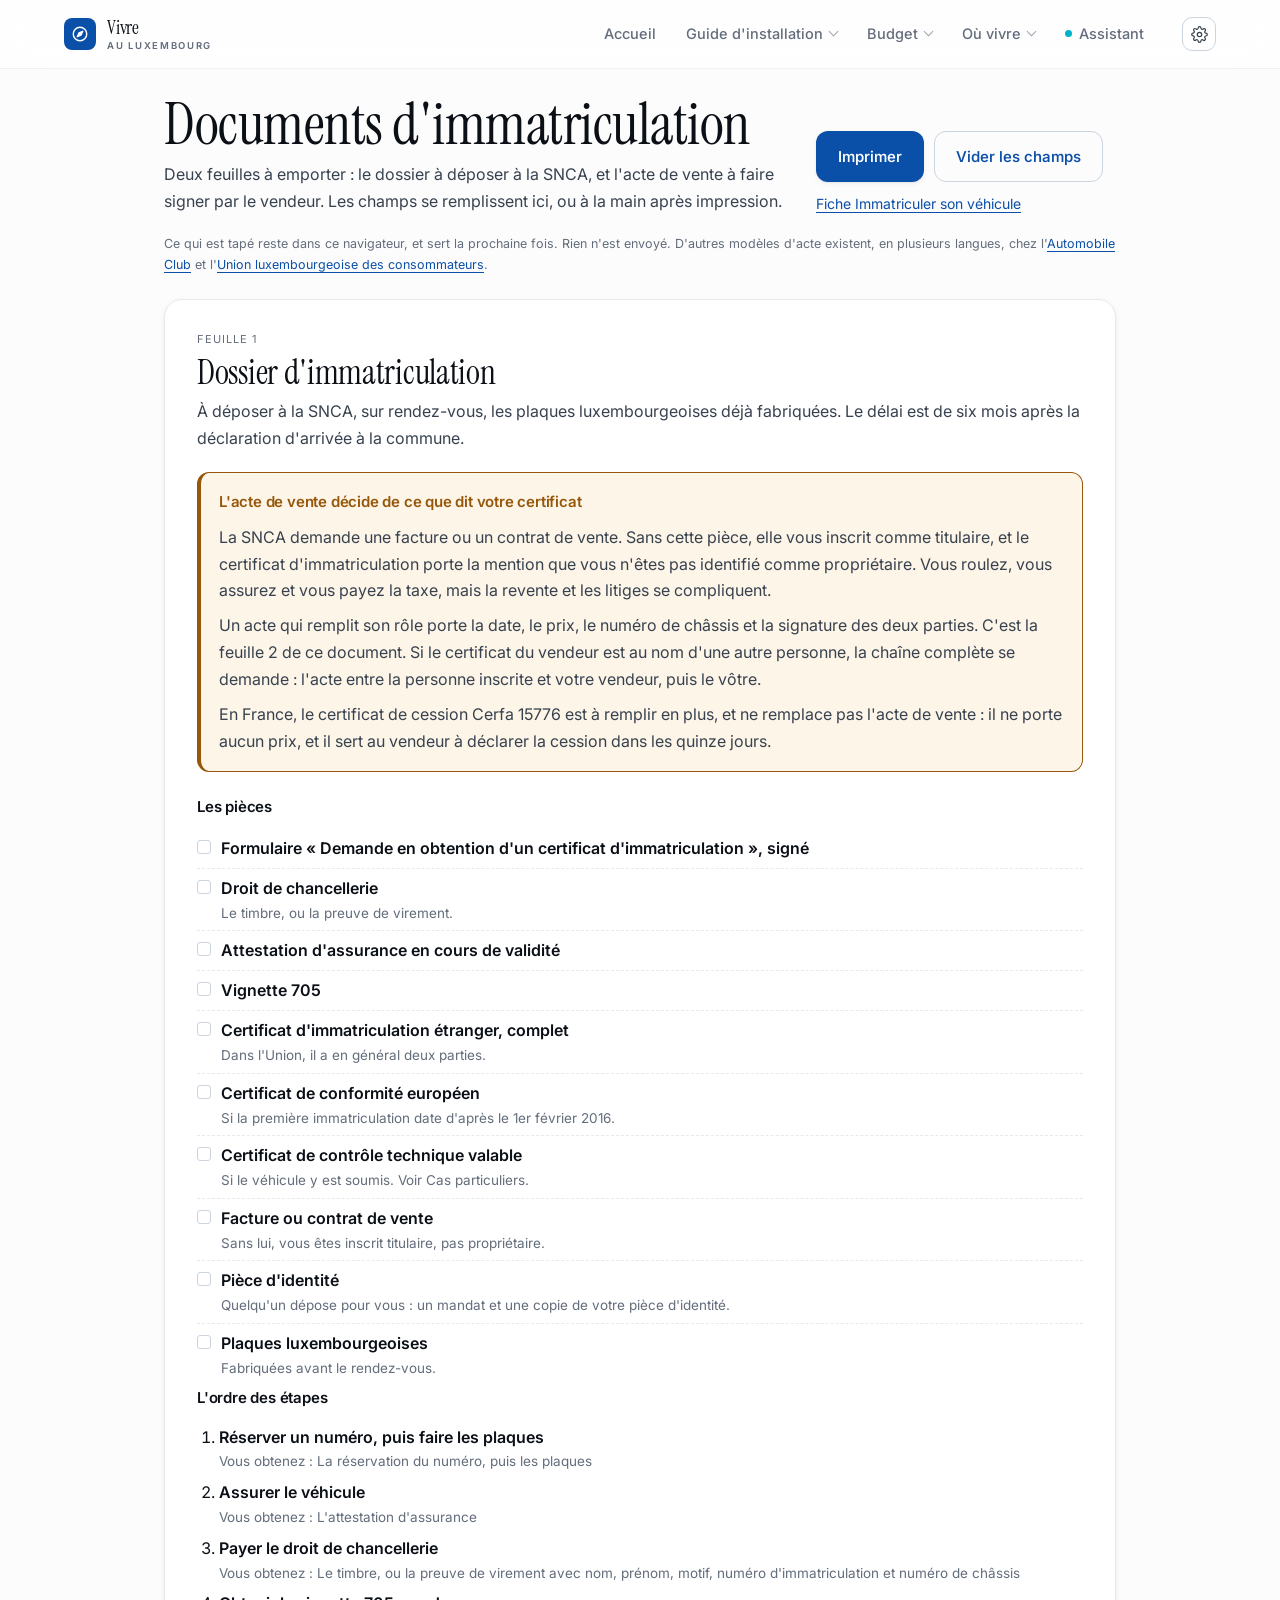
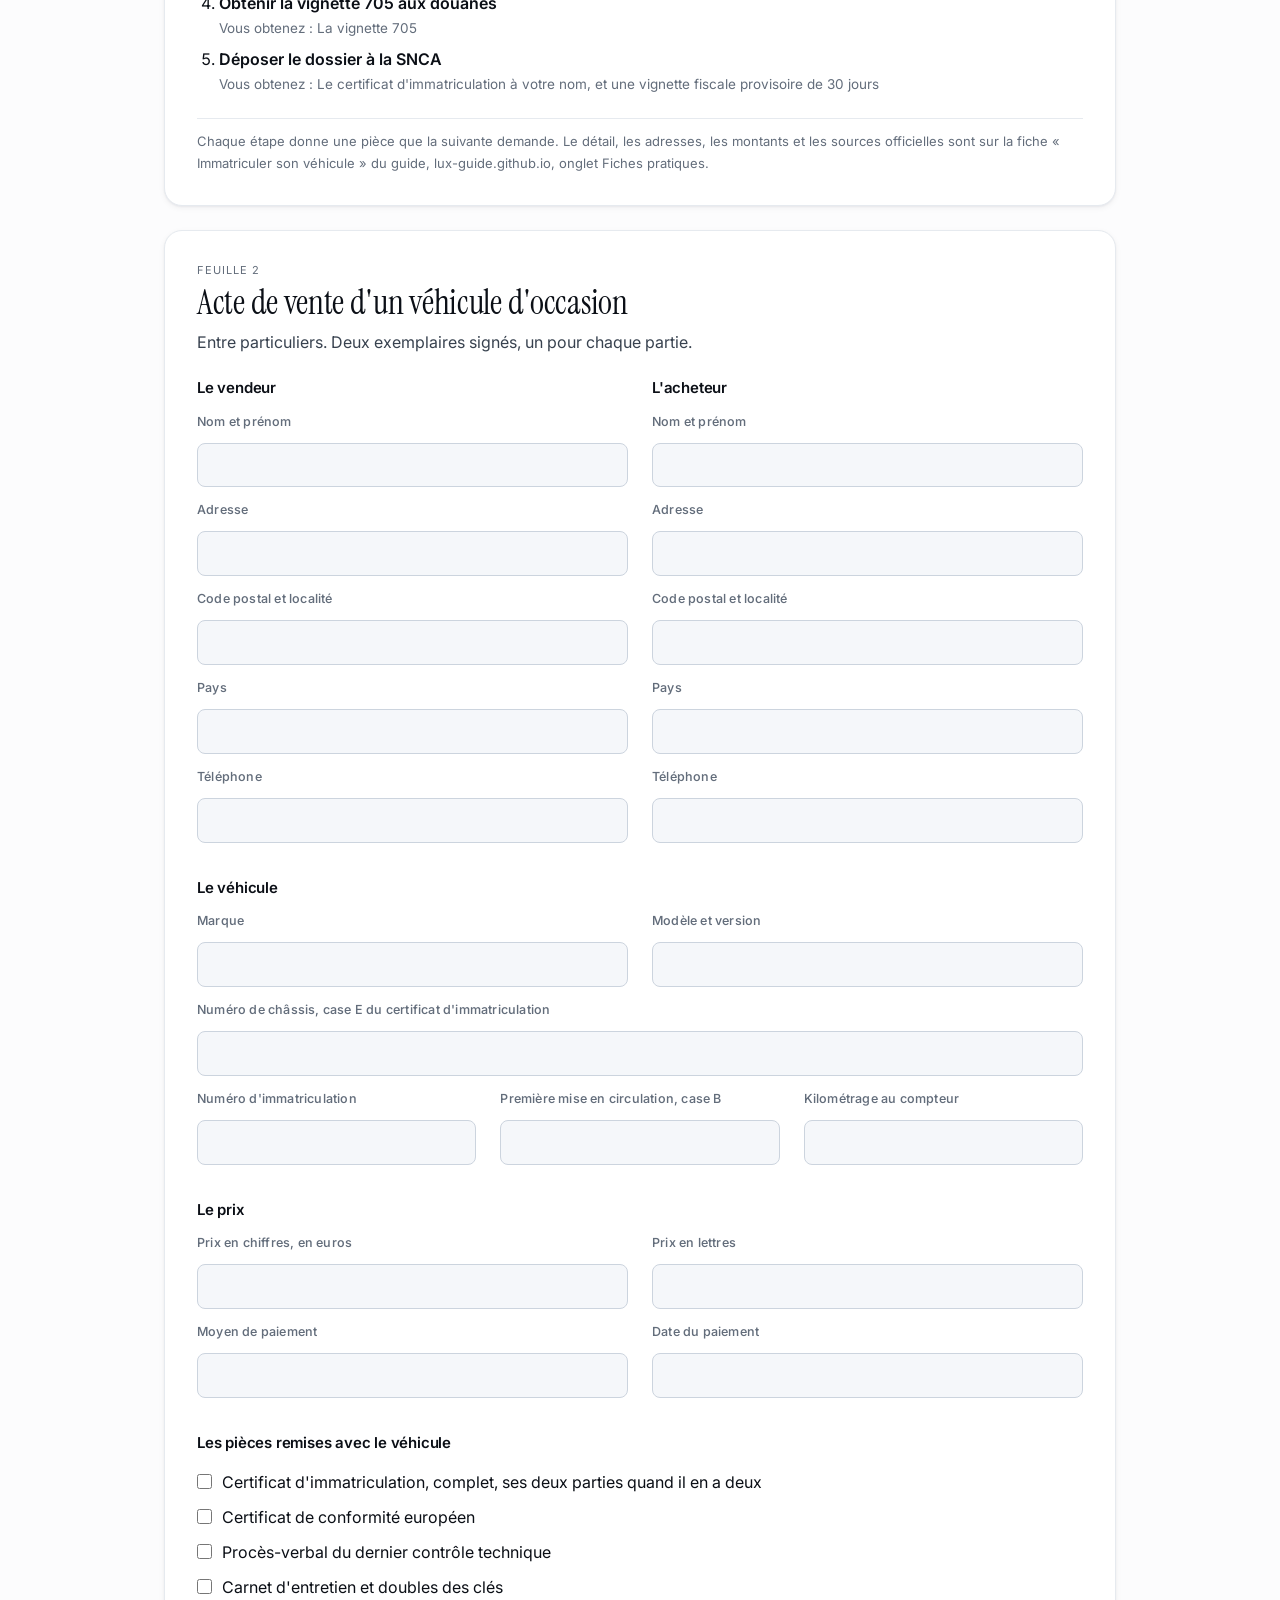
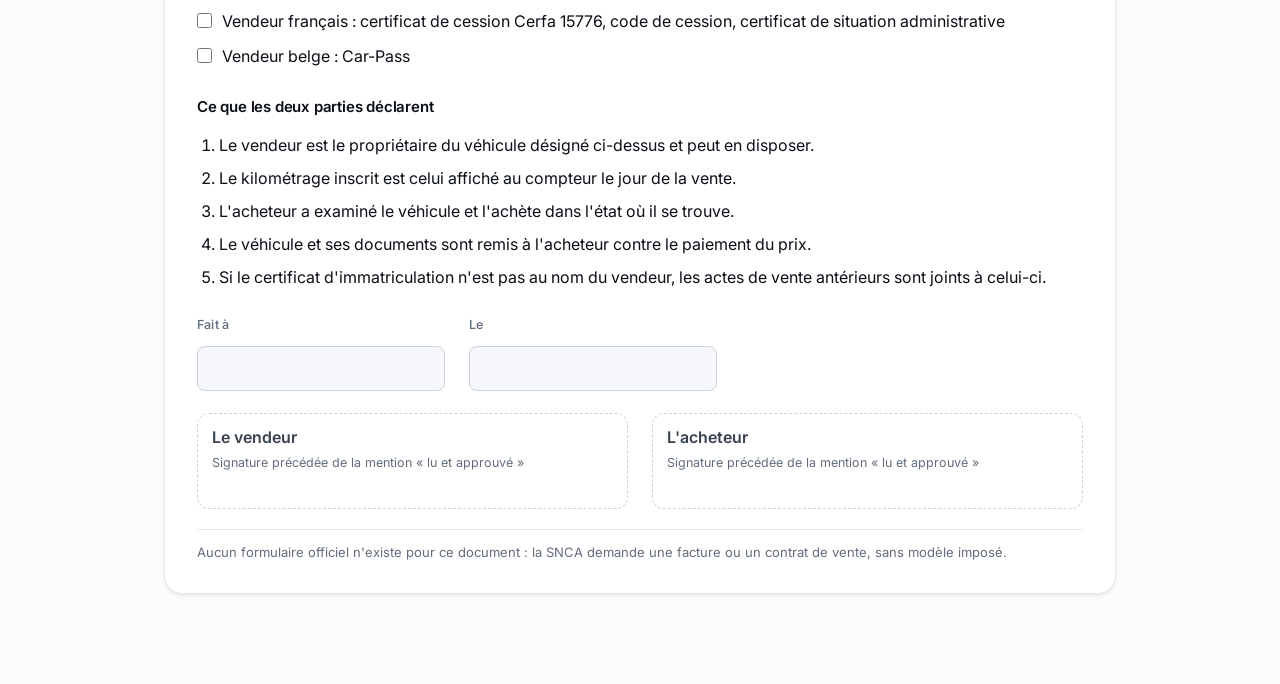
<file: immatriculation/index.html>
<!doctype html>
<html lang="fr">
<head>
<meta charset="utf-8">
<meta name="viewport" content="width=device-width, initial-scale=1">
<title>Documents d'immatriculation · Vivre au Luxembourg</title>
<meta name="description" content="Le dossier à déposer à la SNCA et l'acte de vente d'un véhicule d'occasion, à remplir et à imprimer. Sans acte de vente, le certificat dit que vous n'êtes pas identifié comme propriétaire.">
<link rel="stylesheet" href="../app/styles.css?v=45">
<link rel="stylesheet" href="../app/entete.css?v=1">
<link rel="stylesheet" href="document.css?v=1">
</head>
<body>

<header class="top" id="entete" data-racine="../"></header>
<script src="../app/entete.js?v=1"></script>

<main class="doc">

  <!-- La barre ne s'imprime pas : elle sert à remplir, puis à lancer l'impression. -->
  <div class="doc-outils">
    <div class="doc-intro">
      <h1>Documents d'immatriculation</h1>
      <p>Deux feuilles à emporter : le dossier à déposer à la SNCA, et l'acte de vente à faire signer par le vendeur. Les champs se remplissent ici, ou à la main après impression.</p>
    </div>
    <div class="doc-actions">
      <button type="button" class="btn" id="imprimer">Imprimer</button>
      <button type="button" class="btn ghost" id="vider">Vider les champs</button>
      <a href="../#fiche/vehicule">Fiche Immatriculer son véhicule</a>
    </div>
    <p class="doc-note">Ce qui est tapé reste dans ce navigateur, et sert la prochaine fois. Rien n'est envoyé. D'autres modèles d'acte existent, en plusieurs langues, chez l'<a href="https://www.acl.lu/fr/resources/sales-contract/" target="_blank" rel="noopener">Automobile Club</a> et l'<a href="https://www.ulc.lu/fr/telechargements/telechargements/gestion-des-telechargements/contrat-type-de-vente-de-voiture-doccasion/" target="_blank" rel="noopener">Union luxembourgeoise des consommateurs</a>.</p>
  </div>

  <section class="feuille" id="feuille-dossier" aria-labelledby="t-dossier">
    <p class="f-sur">Feuille 1</p>
    <h2 id="t-dossier">Dossier d'immatriculation</h2>
    <p class="f-lead">À déposer à la SNCA, sur rendez-vous, les plaques luxembourgeoises déjà fabriquées. Le délai est de six mois après la déclaration d'arrivée à la commune.</p>

    <div class="f-cle">
      <h3>L'acte de vente décide de ce que dit votre certificat</h3>
      <p>La SNCA demande une facture ou un contrat de vente. Sans cette pièce, elle vous inscrit comme titulaire, et le certificat d'immatriculation porte la mention que vous n'êtes pas identifié comme propriétaire. Vous roulez, vous assurez et vous payez la taxe, mais la revente et les litiges se compliquent.</p>
      <p>Un acte qui remplit son rôle porte la date, le prix, le numéro de châssis et la signature des deux parties. C'est la feuille 2 de ce document. Si le certificat du vendeur est au nom d'une autre personne, la chaîne complète se demande : l'acte entre la personne inscrite et votre vendeur, puis le vôtre.</p>
      <p>En France, le certificat de cession Cerfa 15776 est à remplir en plus, et ne remplace pas l'acte de vente : il ne porte aucun prix, et il sert au vendeur à déclarer la cession dans les quinze jours.</p>
    </div>

    <h3 class="f-h">Les pièces</h3>
    <ul class="f-pieces" id="pieces"></ul>

    <h3 class="f-h">L'ordre des étapes</h3>
    <ol class="f-etapes" id="etapes"></ol>

    <p class="f-source">Chaque étape donne une pièce que la suivante demande. Le détail, les adresses, les montants et les sources officielles sont sur la fiche « Immatriculer son véhicule » du guide, lux-guide.github.io, onglet Fiches pratiques.</p>
  </section>

  <section class="feuille" id="feuille-acte" aria-labelledby="t-acte">
    <p class="f-sur">Feuille 2</p>
    <h2 id="t-acte">Acte de vente d'un véhicule d'occasion</h2>
    <p class="f-lead">Entre particuliers. Deux exemplaires signés, un pour chaque partie.</p>

    <div class="f-duo">
      <div class="f-bloc">
        <h3>Le vendeur</h3>
        <p class="f-champ"><label for="v-nom">Nom et prénom</label><input type="text" id="v-nom" data-c="v-nom" autocomplete="off"></p>
        <p class="f-champ"><label for="v-adresse">Adresse</label><input type="text" id="v-adresse" data-c="v-adresse" autocomplete="off"></p>
        <p class="f-champ"><label for="v-localite">Code postal et localité</label><input type="text" id="v-localite" data-c="v-localite" autocomplete="off"></p>
        <p class="f-champ"><label for="v-pays">Pays</label><input type="text" id="v-pays" data-c="v-pays" autocomplete="off"></p>
        <p class="f-champ"><label for="v-tel">Téléphone</label><input type="text" id="v-tel" data-c="v-tel" autocomplete="off"></p>
      </div>
      <div class="f-bloc">
        <h3>L'acheteur</h3>
        <p class="f-champ"><label for="a-nom">Nom et prénom</label><input type="text" id="a-nom" data-c="a-nom" autocomplete="off"></p>
        <p class="f-champ"><label for="a-adresse">Adresse</label><input type="text" id="a-adresse" data-c="a-adresse" autocomplete="off"></p>
        <p class="f-champ"><label for="a-localite">Code postal et localité</label><input type="text" id="a-localite" data-c="a-localite" autocomplete="off"></p>
        <p class="f-champ"><label for="a-pays">Pays</label><input type="text" id="a-pays" data-c="a-pays" autocomplete="off"></p>
        <p class="f-champ"><label for="a-tel">Téléphone</label><input type="text" id="a-tel" data-c="a-tel" autocomplete="off"></p>
      </div>
    </div>

    <div class="f-bloc">
      <h3>Le véhicule</h3>
      <div class="f-duo">
        <p class="f-champ"><label for="ve-marque">Marque</label><input type="text" id="ve-marque" data-c="ve-marque" autocomplete="off"></p>
        <p class="f-champ"><label for="ve-modele">Modèle et version</label><input type="text" id="ve-modele" data-c="ve-modele" autocomplete="off"></p>
      </div>
      <p class="f-champ"><label for="ve-chassis">Numéro de châssis, case E du certificat d'immatriculation</label><input type="text" id="ve-chassis" data-c="ve-chassis" autocomplete="off"></p>
      <div class="f-trio">
        <p class="f-champ"><label for="ve-immat">Numéro d'immatriculation</label><input type="text" id="ve-immat" data-c="ve-immat" autocomplete="off"></p>
        <p class="f-champ"><label for="ve-mec">Première mise en circulation, case B</label><input type="text" id="ve-mec" data-c="ve-mec" autocomplete="off"></p>
        <p class="f-champ"><label for="ve-km">Kilométrage au compteur</label><input type="text" id="ve-km" data-c="ve-km" autocomplete="off"></p>
      </div>
    </div>

    <div class="f-bloc">
      <h3>Le prix</h3>
      <div class="f-duo">
        <p class="f-champ"><label for="pr-chiffres">Prix en chiffres, en euros</label><input type="text" id="pr-chiffres" data-c="pr-chiffres" autocomplete="off"></p>
        <p class="f-champ"><label for="pr-lettres">Prix en lettres</label><input type="text" id="pr-lettres" data-c="pr-lettres" autocomplete="off"></p>
      </div>
      <div class="f-duo">
        <p class="f-champ"><label for="pr-moyen">Moyen de paiement</label><input type="text" id="pr-moyen" data-c="pr-moyen" autocomplete="off"></p>
        <p class="f-champ"><label for="pr-date">Date du paiement</label><input type="text" id="pr-date" data-c="pr-date" autocomplete="off"></p>
      </div>
    </div>

    <div class="f-bloc">
      <h3>Les pièces remises avec le véhicule</h3>
      <ul class="f-cases">
        <li><label><input type="checkbox" data-c="p-certificat"><span>Certificat d'immatriculation, complet, ses deux parties quand il en a deux</span></label></li>
        <li><label><input type="checkbox" data-c="p-conformite"><span>Certificat de conformité européen</span></label></li>
        <li><label><input type="checkbox" data-c="p-technique"><span>Procès-verbal du dernier contrôle technique</span></label></li>
        <li><label><input type="checkbox" data-c="p-entretien"><span>Carnet d'entretien et doubles des clés</span></label></li>
        <li><label><input type="checkbox" data-c="p-cession"><span>Vendeur français : certificat de cession Cerfa 15776, code de cession, certificat de situation administrative</span></label></li>
        <li><label><input type="checkbox" data-c="p-carpass"><span>Vendeur belge : Car-Pass</span></label></li>
      </ul>
    </div>

    <div class="f-bloc">
      <h3>Ce que les deux parties déclarent</h3>
      <ol class="f-decl">
        <li>Le vendeur est le propriétaire du véhicule désigné ci-dessus et peut en disposer.</li>
        <li>Le kilométrage inscrit est celui affiché au compteur le jour de la vente.</li>
        <li>L'acheteur a examiné le véhicule et l'achète dans l'état où il se trouve.</li>
        <li>Le véhicule et ses documents sont remis à l'acheteur contre le paiement du prix.</li>
        <li>Si le certificat d'immatriculation n'est pas au nom du vendeur, les actes de vente antérieurs sont joints à celui-ci.</li>
      </ol>
    </div>

    <!-- Le lieu, la date et les deux signatures : empilés à l'écran, sur une
         seule rangée à l'impression, pour que l'acte tienne sur une page. -->
    <div class="f-fin">
      <div class="f-duo f-lieu">
        <p class="f-champ"><label for="li-lieu">Fait à</label><input type="text" id="li-lieu" data-c="li-lieu" autocomplete="off"></p>
        <p class="f-champ"><label for="li-date">Le</label><input type="text" id="li-date" data-c="li-date" autocomplete="off"></p>
      </div>

      <div class="f-duo f-signatures">
        <div class="f-signe">
          <p class="f-signe-qui">Le vendeur</p>
          <p class="f-signe-quoi">Signature précédée de la mention « lu et approuvé »</p>
        </div>
        <div class="f-signe">
          <p class="f-signe-qui">L'acheteur</p>
          <p class="f-signe-quoi">Signature précédée de la mention « lu et approuvé »</p>
        </div>
      </div>
    </div>

    <p class="f-source">Aucun formulaire officiel n'existe pour ce document : la SNCA demande une facture ou un contrat de vente, sans modèle imposé.</p>
  </section>

</main>

<script src="../app/fiches/vehicule.js?v=1"></script>
<script src="page.js?v=1"></script>
</body>
</html>
</file>
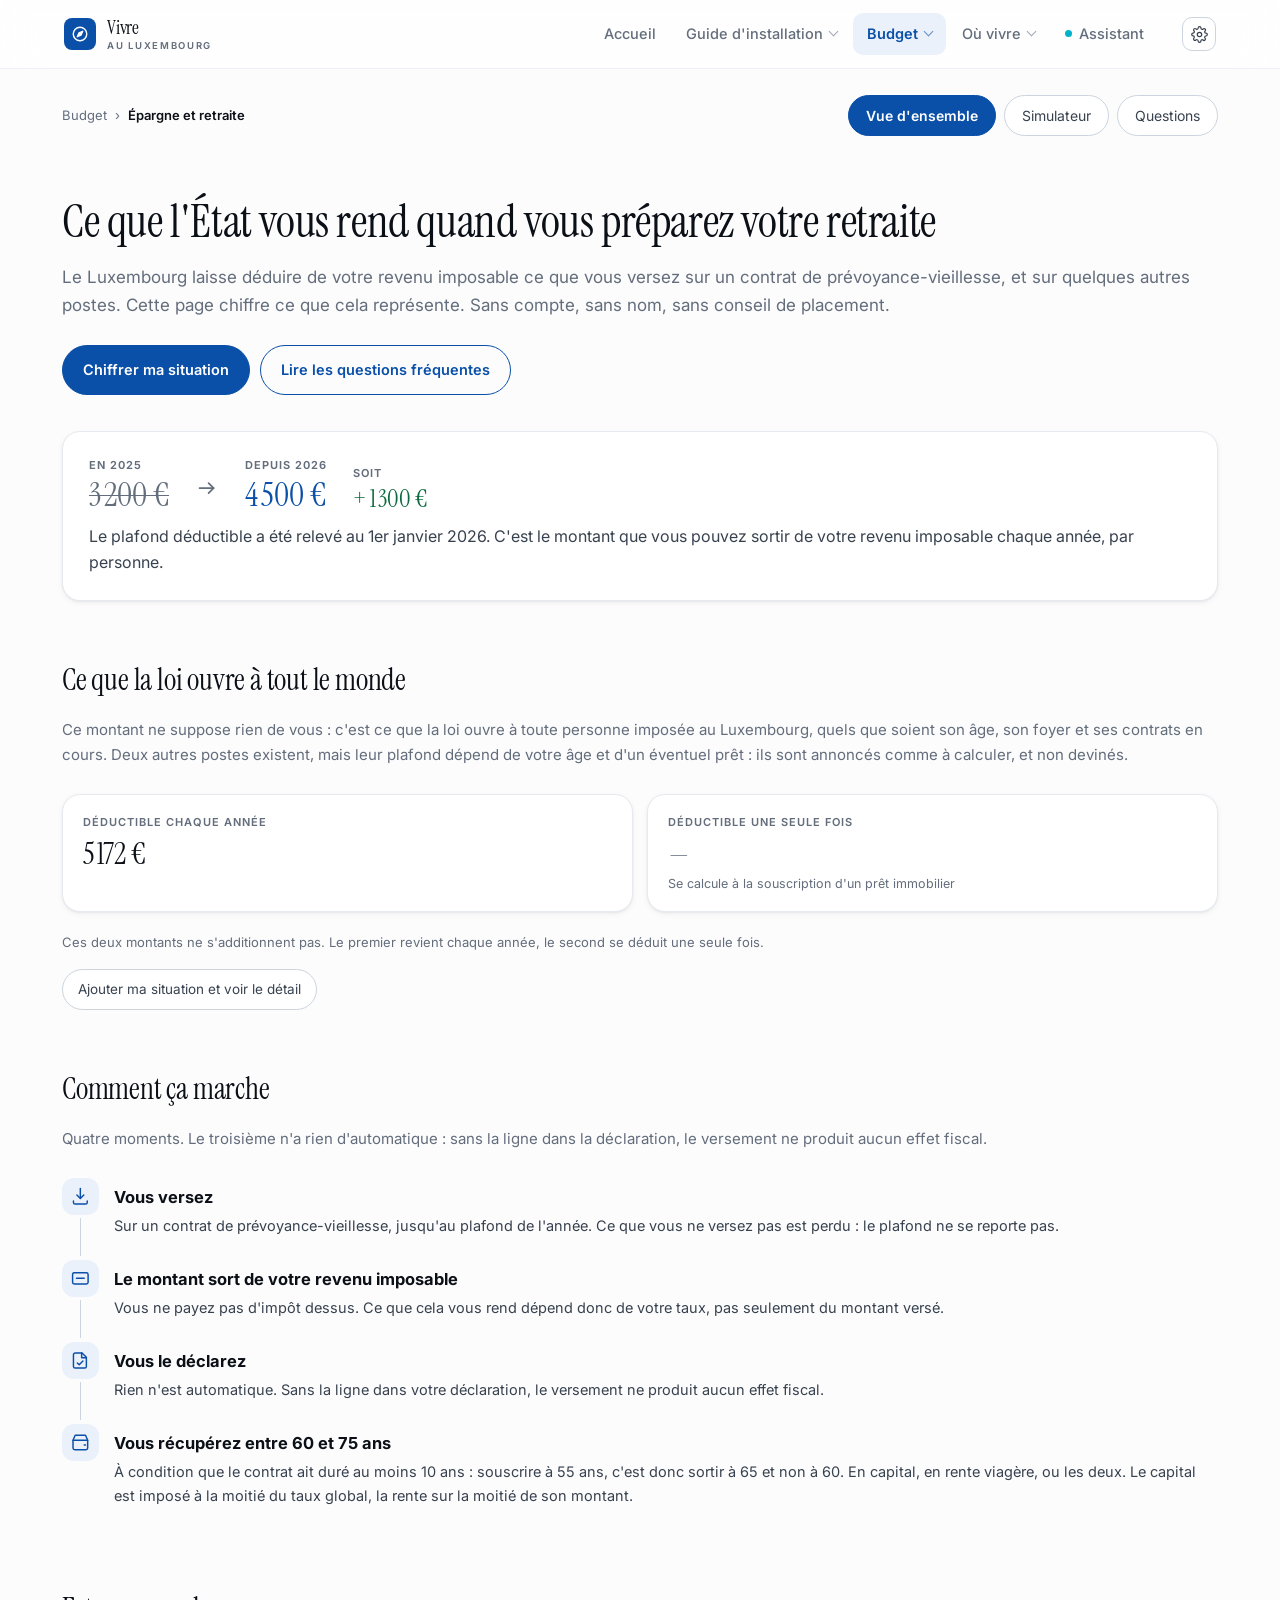
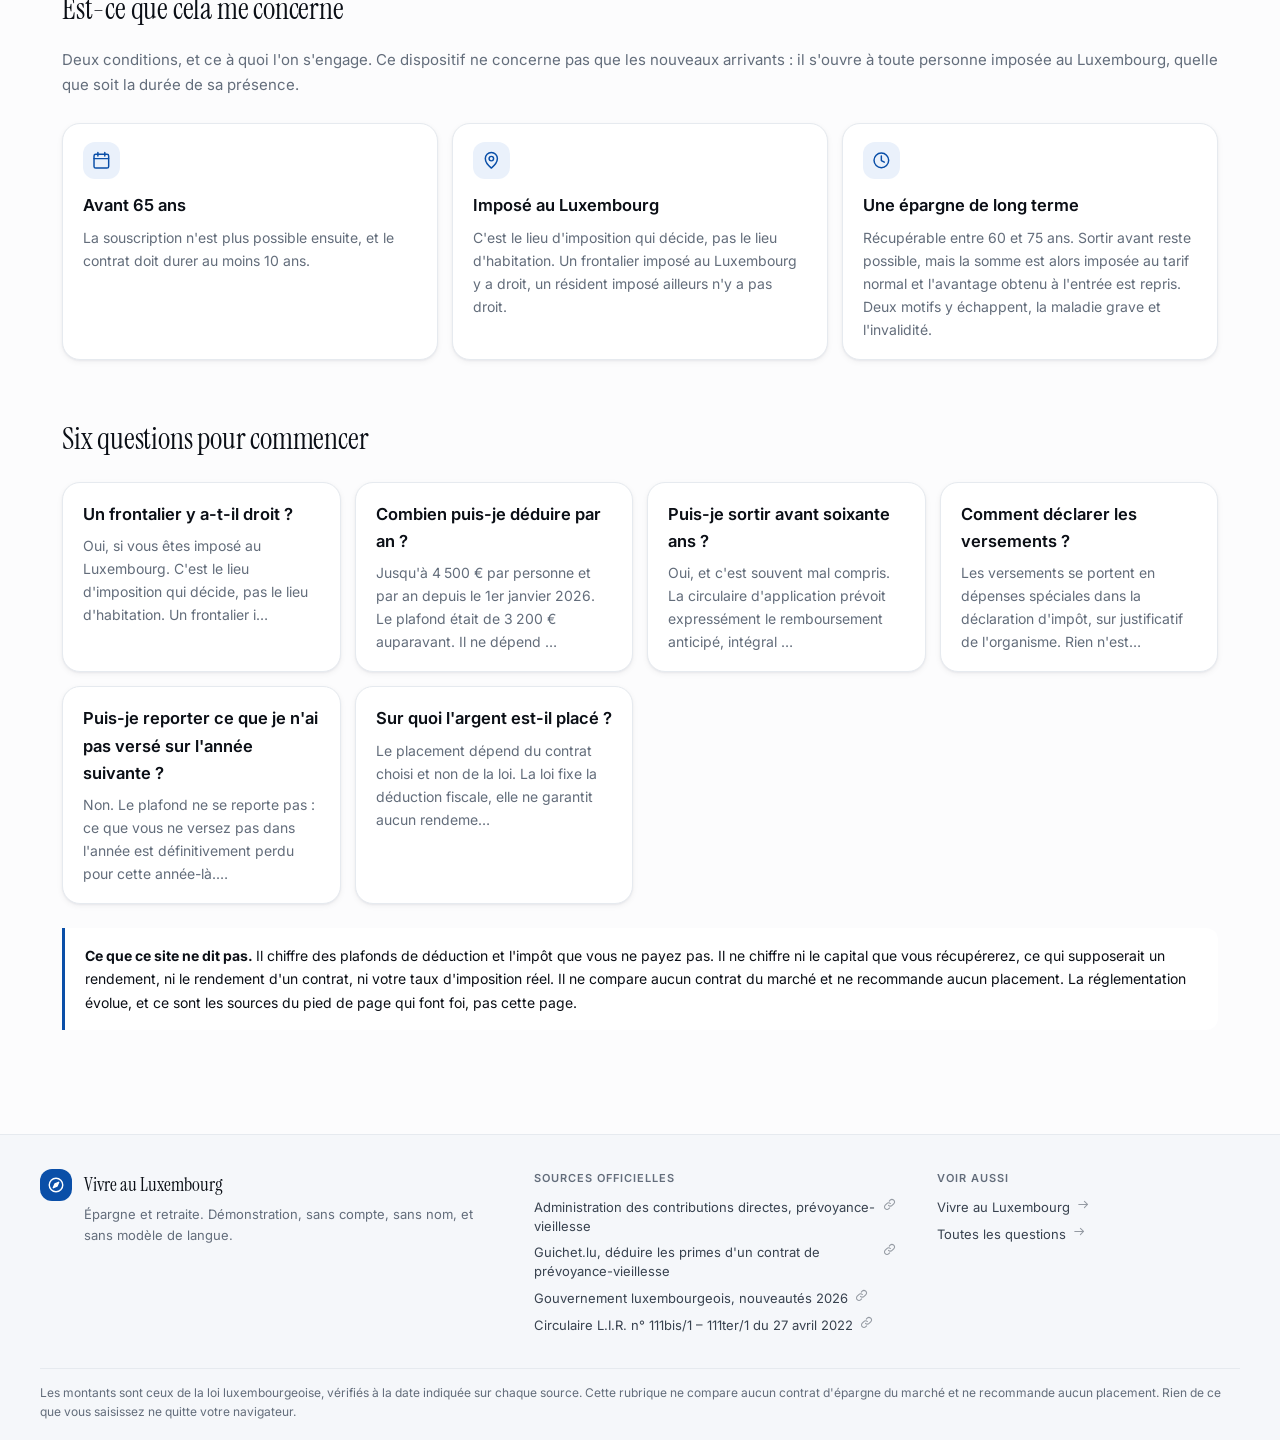
<file: prevoyance/index.html>
<!doctype html>
<html lang="fr">
<head>
<meta charset="utf-8">
<meta name="viewport" content="width=device-width, initial-scale=1">
<title>Épargne et retraite · Vivre au Luxembourg</title>
<meta name="description" content="Ce que l'État vous rend quand vous préparez votre retraite. La déduction 111bis chiffrée sur votre situation, sans compte et sans nom.">
<link rel="stylesheet" href="app/site.css?v=8">
<link rel="stylesheet" href="../app/entete.css?v=1">
</head>
<body>

<!-- Le jeu d'icones du site. Defini une seule fois ici, appele par <use> :
     un seul trace en memoire, quelle que soit la frequence d'affichage, et
     aucune requete. Grille de 24, trait de 1.7, bouts ronds, currentColor,
     donc chaque icone prend la couleur du texte qui l'entoure. -->
<svg class="sprite" aria-hidden="true" focusable="false" width="0" height="0">
  <defs>
    <symbol id="i-accueil" viewBox="0 0 24 24" fill="none" stroke="currentColor" stroke-width="1.7" stroke-linecap="round" stroke-linejoin="round"><path d="M4 10.5 12 4l8 6.5"/><path d="M6 9.5V20h12V9.5"/><path d="M10 20v-5h4v5"/></symbol>
    <symbol id="i-calcul" viewBox="0 0 24 24" fill="none" stroke="currentColor" stroke-width="1.7" stroke-linecap="round" stroke-linejoin="round"><rect x="4" y="3" width="16" height="18" rx="2"/><path d="M8 7h8"/><path d="M8.5 12h.01M12 12h.01M15.5 12h.01M8.5 16h.01M12 16h.01M15.5 16h.01"/></symbol>
    <symbol id="i-questions" viewBox="0 0 24 24" fill="none" stroke="currentColor" stroke-width="1.7" stroke-linecap="round" stroke-linejoin="round"><circle cx="12" cy="12" r="8.5"/><path d="M9.6 9.4a2.5 2.5 0 1 1 3.2 2.9c-.5.2-.8.7-.8 1.2v.6"/><path d="M12 17.2h.01"/></symbol>
    <symbol id="i-dialogue" viewBox="0 0 24 24" fill="none" stroke="currentColor" stroke-width="1.7" stroke-linecap="round" stroke-linejoin="round"><path d="M20 14.5a2.5 2.5 0 0 1-2.5 2.5H9l-4 3.5V6.5A2.5 2.5 0 0 1 7.5 4h10A2.5 2.5 0 0 1 20 6.5z"/><path d="M9 9h7M9 12.5h4.5"/></symbol>
    <symbol id="i-soleil" viewBox="0 0 24 24" fill="none" stroke="currentColor" stroke-width="1.7" stroke-linecap="round" stroke-linejoin="round"><circle cx="12" cy="12" r="4"/><path d="M12 2.5v2M12 19.5v2M4.2 4.2l1.4 1.4M18.4 18.4l1.4 1.4M2.5 12h2M19.5 12h2M4.2 19.8l1.4-1.4M18.4 5.6l1.4-1.4"/></symbol>
    <symbol id="i-lune" viewBox="0 0 24 24" fill="none" stroke="currentColor" stroke-width="1.7" stroke-linecap="round" stroke-linejoin="round"><path d="M20 14.2A8.4 8.4 0 0 1 9.8 4 8.5 8.5 0 1 0 20 14.2z"/></symbol>
    <symbol id="i-systeme" viewBox="0 0 24 24" fill="none" stroke="currentColor" stroke-width="1.7" stroke-linecap="round" stroke-linejoin="round"><circle cx="12" cy="12" r="8.5"/><path d="M12 3.5v17" /><path d="M12 20.5a8.5 8.5 0 0 0 0-17" fill="currentColor" stroke="none"/></symbol>
    <symbol id="i-verser" viewBox="0 0 24 24" fill="none" stroke="currentColor" stroke-width="1.7" stroke-linecap="round" stroke-linejoin="round"><path d="M12 3v11"/><path d="M8 10.5 12 14.5l4-4"/><path d="M4 17.5v1.5a2 2 0 0 0 2 2h12a2 2 0 0 0 2-2v-1.5"/></symbol>
    <symbol id="i-retrancher" viewBox="0 0 24 24" fill="none" stroke="currentColor" stroke-width="1.7" stroke-linecap="round" stroke-linejoin="round"><rect x="3" y="5.5" width="18" height="13" rx="2"/><path d="M7.5 12h9"/></symbol>
    <symbol id="i-declarer" viewBox="0 0 24 24" fill="none" stroke="currentColor" stroke-width="1.7" stroke-linecap="round" stroke-linejoin="round"><path d="M6 3.5h8l5 5V19a2 2 0 0 1-2 2H6a2 2 0 0 1-2-2V5.5a2 2 0 0 1 2-2z"/><path d="M13.5 3.5V9H19"/><path d="M8.5 15l2.2 2.2L15 12.8"/></symbol>
    <symbol id="i-recuperer" viewBox="0 0 24 24" fill="none" stroke="currentColor" stroke-width="1.7" stroke-linecap="round" stroke-linejoin="round"><path d="M3.5 9.5h17v9a2 2 0 0 1-2 2h-13a2 2 0 0 1-2-2z"/><path d="M3.5 9.5 6 3.8h12l2.5 5.7"/><path d="M16.5 15h1.5"/></symbol>
    <symbol id="i-calendrier" viewBox="0 0 24 24" fill="none" stroke="currentColor" stroke-width="1.7" stroke-linecap="round" stroke-linejoin="round"><rect x="3.5" y="5" width="17" height="16" rx="2"/><path d="M3.5 10h17"/><path d="M8 3v4M16 3v4"/></symbol>
    <symbol id="i-territoire" viewBox="0 0 24 24" fill="none" stroke="currentColor" stroke-width="1.7" stroke-linecap="round" stroke-linejoin="round"><path d="M12 21s7-5.6 7-11a7 7 0 1 0-14 0c0 5.4 7 11 7 11z"/><circle cx="12" cy="10" r="2.6"/></symbol>
    <symbol id="i-duree" viewBox="0 0 24 24" fill="none" stroke="currentColor" stroke-width="1.7" stroke-linecap="round" stroke-linejoin="round"><circle cx="12" cy="12" r="8.5"/><path d="M12 7v5.2l3.4 2"/></symbol>
    <symbol id="i-valide" viewBox="0 0 24 24" fill="none" stroke="currentColor" stroke-width="1.7" stroke-linecap="round" stroke-linejoin="round"><circle cx="12" cy="12" r="8.5"/><path d="M8.4 12.3l2.5 2.5 4.7-5"/></symbol>
    <symbol id="i-bifurque" viewBox="0 0 24 24" fill="none" stroke="currentColor" stroke-width="1.7" stroke-linecap="round" stroke-linejoin="round"><path d="M12 20.5V13"/><path d="M12 13 6.5 8.2V3.5"/><path d="M12 13l5.5-4.8V3.5"/><circle cx="12" cy="21" r="1.4"/></symbol>
    <symbol id="i-hors" viewBox="0 0 24 24" fill="none" stroke="currentColor" stroke-width="1.7" stroke-linecap="round" stroke-linejoin="round"><circle cx="12" cy="12" r="8.5"/><path d="M6.2 6.2l11.6 11.6"/></symbol>
    <symbol id="i-bouclier" viewBox="0 0 24 24" fill="none" stroke="currentColor" stroke-width="1.7" stroke-linecap="round" stroke-linejoin="round"><path d="M12 3.2 5 6v6c0 4.2 3 7.4 7 8.8 4-1.4 7-4.6 7-8.8V6z"/><path d="M9.2 12.2l2 2 3.6-3.9"/></symbol>
    <symbol id="i-fleche" viewBox="0 0 24 24" fill="none" stroke="currentColor" stroke-width="1.7" stroke-linecap="round" stroke-linejoin="round"><path d="M4.5 12h14"/><path d="M13.5 7l5 5-5 5"/></symbol>
    <symbol id="i-lien" viewBox="0 0 24 24" fill="none" stroke="currentColor" stroke-width="1.7" stroke-linecap="round" stroke-linejoin="round"><path d="M10.5 13.5a4 4 0 0 0 5.7 0l2.6-2.6a4 4 0 1 0-5.7-5.7l-1.4 1.4"/><path d="M13.5 10.5a4 4 0 0 0-5.7 0l-2.6 2.6a4 4 0 1 0 5.7 5.7l1.4-1.4"/></symbol>
    <symbol id="i-refaire" viewBox="0 0 24 24" fill="none" stroke="currentColor" stroke-width="1.7" stroke-linecap="round" stroke-linejoin="round"><path d="M20 5.5v5h-5"/><path d="M19.6 10.5A8 8 0 1 0 20 14"/></symbol>
    <symbol id="i-bas" viewBox="0 0 24 24" fill="none" stroke="currentColor" stroke-width="1.7" stroke-linecap="round" stroke-linejoin="round"><path d="M12 5v13"/><path d="M6.5 12.5 12 18l5.5-5.5"/></symbol>
    <symbol id="i-fermer" viewBox="0 0 24 24" fill="none" stroke="currentColor" stroke-width="1.7" stroke-linecap="round" stroke-linejoin="round"><path d="M6.5 6.5l11 11M17.5 6.5l-11 11"/></symbol>
    <symbol id="i-cible" viewBox="0 0 24 24" fill="none" stroke="currentColor" stroke-width="1.7" stroke-linecap="round" stroke-linejoin="round"><circle cx="12" cy="12" r="8"/><circle cx="12" cy="12" r="3.4"/><path d="M12 1.8v2.6M12 19.6v2.6M1.8 12h2.6M19.6 12h2.6"/></symbol>
    <symbol id="i-source" viewBox="0 0 24 24" fill="none" stroke="currentColor" stroke-width="1.7" stroke-linecap="round" stroke-linejoin="round"><path d="M6 3.5h8l5 5V19a2 2 0 0 1-2 2H6a2 2 0 0 1-2-2V5.5a2 2 0 0 1 2-2z"/><path d="M13.5 3.5V9H19"/><path d="M8 13h8M8 16.5h5"/></symbol>
  </defs>
</svg>

<!-- Une rubrique du site Vivre au Luxembourg, dans sa propre page pour que son
     code ne se charge que si on l'ouvre. La barre est celle de tout le site :
     ../app/entete.js l'ecrit, avec Budget marque et l'assistant de la rubrique. -->
<!-- Tout ce qui n'est pas le volet vit dans cette colonne. C'est elle qui
     defile quand le volet est ouvert, et sa barre tombe alors a sa droite,
     juste a gauche du volet, au lieu de disparaitre derriere lui. -->
<div class="page" id="page">
<header class="top" id="entete" data-racine="../" data-courant="epargne" data-assistant="panneau"></header>
<script src="../app/entete.js?v=1"></script>

<main>

  <!-- On sait ou l'on est : la famille Budget, puis la rubrique. Ses trois vues
       sont des onglets de la rubrique, pas des entrees de la barre, qui est
       celle de tout le site. La premiere est une vue d'ensemble, et non un
       « Accueil », mot que la barre reserve a l'accueil du site. -->
  <div class="rubrique">
    <p class="fil">Budget<span aria-hidden="true">›</span><b>Épargne et retraite</b></p>
    <nav class="sous-nav" id="tabs" role="tablist" aria-label="Épargne et retraite">
      <button role="tab" id="tab-accueil" data-vue="accueil" aria-selected="true" aria-controls="vue-accueil" tabindex="0">Vue d'ensemble</button>
      <button role="tab" id="tab-simulateur" data-vue="simulateur" aria-selected="false" aria-controls="vue-simulateur" tabindex="-1">Simulateur</button>
      <button role="tab" id="tab-questions" data-vue="questions" aria-selected="false" aria-controls="vue-questions" tabindex="-1">Questions</button>
    </nav>
  </div>

  <!-- Accueil -->
  <section class="vue" role="tabpanel" aria-labelledby="tab-accueil" id="vue-accueil">
    <div class="hero">
      <h1>Ce que l'État vous rend quand vous préparez votre retraite</h1>
      <p class="lead">
        Le Luxembourg laisse déduire de votre revenu imposable ce que vous versez sur un contrat
        de prévoyance-vieillesse, et sur quelques autres postes. Cette page chiffre ce que cela
        représente. Sans compte, sans nom, sans conseil de placement.
      </p>
      <div class="hero-cta">
        <button class="btn" data-aller="simulateur">Chiffrer ma situation</button>
        <button class="btn contour" data-aller="questions">Lire les questions fréquentes</button>
      </div>
    </div>

    <div id="acc-mouvement"></div>

    <h2>Ce que la loi ouvre à tout le monde</h2>
    <p class="lead small">
      Ce montant ne suppose rien de vous : c'est ce que la loi ouvre à toute personne imposée au
      Luxembourg, quels que soient son âge, son foyer et ses contrats en cours. Deux autres
      postes existent, mais leur plafond dépend de votre âge et d'un éventuel prêt : ils sont
      annoncés comme à calculer, et non devinés.
    </p>
    <div id="acc-apercu"></div>

    <h2>Comment ça marche</h2>
    <p class="lead small">
      Quatre moments. Le troisième n'a rien d'automatique : sans la ligne dans la déclaration, le
      versement ne produit aucun effet fiscal.
    </p>
    <div id="acc-principe"></div>

    <h2>Est-ce que cela me concerne</h2>
    <p class="lead small">
      Deux conditions, et ce à quoi l'on s'engage. Ce dispositif ne concerne pas que
      les nouveaux arrivants : il s'ouvre à toute personne imposée au Luxembourg, quelle que
      soit la durée de sa présence.
    </p>
    <div id="acc-concerne"></div>

    <h2>Six questions pour commencer</h2>
    <div class="grid" id="acc-questions"></div>

    <div class="notice small" id="acc-reserves"></div>
  </section>

  <!-- Ce que cela rapporte -->
  <section class="vue" role="tabpanel" aria-labelledby="tab-simulateur" id="vue-simulateur" hidden>
    <h1>Ce que cela rapporte</h1>
    <p class="lead">
      Quatre questions, et aucune n'est obligatoire. Sans rien renseigner, vous voyez déjà ce que
      la loi ouvre à tout le monde. Chaque réponse ajoute un poste, et chaque montant affiché
      indique comment il est obtenu.
    </p>
    <div class="card">
      <div class="row" id="sim-champs"></div>
    </div>
    <div id="sim-resultat"></div>
    <div class="notice small" id="sim-reserves"></div>
  </section>

  <!-- Questions fréquentes -->
  <section class="vue" role="tabpanel" aria-labelledby="tab-questions" id="vue-questions" hidden>
    <h1>Questions fréquentes</h1>
    <p class="lead">
      Chaque réponse est écrite à l'avance et porte ses sources. Le filtre cherche dans les
      questions et dans les mots qui s'en rapprochent : « frontalier », « bloqué », « décès ».
      <span class="badge" id="q-compte"></span>
    </p>
    <div class="search-bar">
      <input type="search" id="q-filtre" placeholder="Filtrer : frontalier, plafond, sortie, décès..." autocomplete="off">
    </div>
    <div class="chips" id="q-themes"></div>
    <div id="q-liste"></div>
  </section>

  <!-- Poser une question -->

</main>

<!-- Le panneau est fixe et porte son propre defilement. Un cadre qui defile a
     l'interieur d'une page qui defile oblige a viser pour choisir lequel
     bouge : ici les deux zones sont separees a l'ecran, et chacune la sienne. -->
<footer class="pied">
  <div class="pied-grille">
    <div class="pied-marque">
      <span class="mark" aria-hidden="true">
        <svg viewBox="0 0 24 24" fill="none" stroke="currentColor" stroke-width="1.9" stroke-linejoin="round" focusable="false">
          <circle cx="12" cy="12" r="9"/><path d="M15.6 8.4 13.4 13.4 8.4 15.6 10.6 10.6z" fill="currentColor"/>
        </svg>
      </span>
      <div>
        <strong>Vivre au Luxembourg</strong>
        <p>Épargne et retraite. Démonstration, sans compte, sans nom, et sans modèle de langue.</p>
      </div>
    </div>
    <div class="pied-col">
      <h2>Sources officielles</h2>
      <ul id="pied-sources"></ul>
    </div>
    <div class="pied-col">
      <h2>Voir aussi</h2>
      <ul id="pied-liens"></ul>
    </div>
  </div>
  <p class="pied-bas">
    Les montants sont ceux de la loi luxembourgeoise, vérifiés à la date indiquée sur chaque
    source. Cette rubrique ne compare aucun contrat d'épargne du marché et ne recommande aucun placement. Rien de
    ce que vous saisissez ne quitte votre navigateur.
  </p>
</footer>
</div><!-- .page -->

<div class="voile" id="voile" hidden></div>

<!-- La fiche d'une source. Elle ne montre pas la page officielle, aucune ne se
     laisse encadrer : elle dit ce que la source est avant qu'on la quitte. -->
<div class="voile fiche-voile" id="fiche-voile" hidden></div>
<div class="fiche" id="fiche" role="dialog" aria-modal="true" aria-label="La source" hidden>
  <button class="fiche-fermer" id="fiche-fermer" aria-label="Fermer">
    <svg class="ic" aria-hidden="true" focusable="false"><use href="#i-fermer"/></svg>
  </button>
  <div id="fiche-corps"></div>
</div>
<aside class="panneau" id="panneau" aria-labelledby="pan-titre" hidden>
  <!-- La poignee de redimensionnement, comme un volet de navigateur. 420 px
       conviennent a une question courte, pas a une reponse qui porte quatre
       sources et trois suggestions. -->
  <div class="pan-poignee" id="pan-poignee" role="separator" aria-orientation="vertical"
       aria-label="Largeur du panneau" tabindex="0" aria-valuemin="320" aria-valuemax="720"></div>
  <div class="pan-tete">
    <h2 id="pan-titre">
      <svg class="ic" aria-hidden="true" focusable="false"><use href="#i-dialogue"/></svg>
      Poser une question
    </h2>
    <button class="pan-outil" id="pan-vider" title="Repartir de zéro" aria-label="Effacer la conversation">
      <svg class="ic" aria-hidden="true" focusable="false"><use href="#i-refaire"/></svg>
    </button>
    <button class="pan-outil" id="pan-fermer" title="Fermer" aria-label="Fermer l'assistant">
      <svg class="ic" aria-hidden="true" focusable="false"><use href="#i-fermer"/></svg>
    </button>
  </div>
  <div class="pan-corps" id="pan-corps">
    <!-- L'etat de depart annonce le perimetre en clair, et se replie de
         lui-meme des la premiere question : ce qu'on a lu une fois n'a pas a
         occuper l'ecran ensuite. -->
    <div class="pan-debut" id="pan-debut">
      <p class="pan-intro">
        Les réponses sont écrites et relues à l'avance, chacune avec sa source. Aucun modèle de
        langue ne rédige ici, et je dis quand je ne sais pas.
      </p>
      <details class="pan-perimetre">
        <summary>Ce que je sais, ce que je ne sais pas</summary>
        <div class="perimetre" id="as-perimetre"></div>
      </details>
    </div>
    <div class="chat-log" id="as-log"></div>
  </div>
  <button class="pan-bas" id="pan-bas" hidden aria-label="Revenir au dernier message">
    <svg class="ic" aria-hidden="true" focusable="false"><use href="#i-bas"/></svg>
    Dernier message
  </button>
  <div class="chat-bar">
    <label class="visuellement-cache" for="as-input">Votre question</label>
    <textarea id="as-input" rows="1" placeholder="Posez votre question" autocomplete="off"></textarea>
    <button class="btn" id="as-envoyer" disabled>Demander</button>
  </div>
</aside>

<!-- Une mention qu'on lit sur les quatre vues n'est plus lue nulle part. Elle
     tient donc sur une ligne, et le detail s'ouvre pour qui le cherche. -->
<!-- Ce qu'un pied de page porte d'utile ici, ce sont les sources : le site
     s'interdit d'afficher une reponse sans elles, autant les rassembler. La
     mention legale tient sur une ligne, en bas, et ne se replie pas derriere
     un accordeon : trois lignes de texte ne meritent pas un mecanisme. -->

<script src="app/prevoyance.js?v=6"></script>
<script src="app/questions.js?v=6"></script>
<script src="app/site.js?v=8"></script>
</body>
</html>
</file>
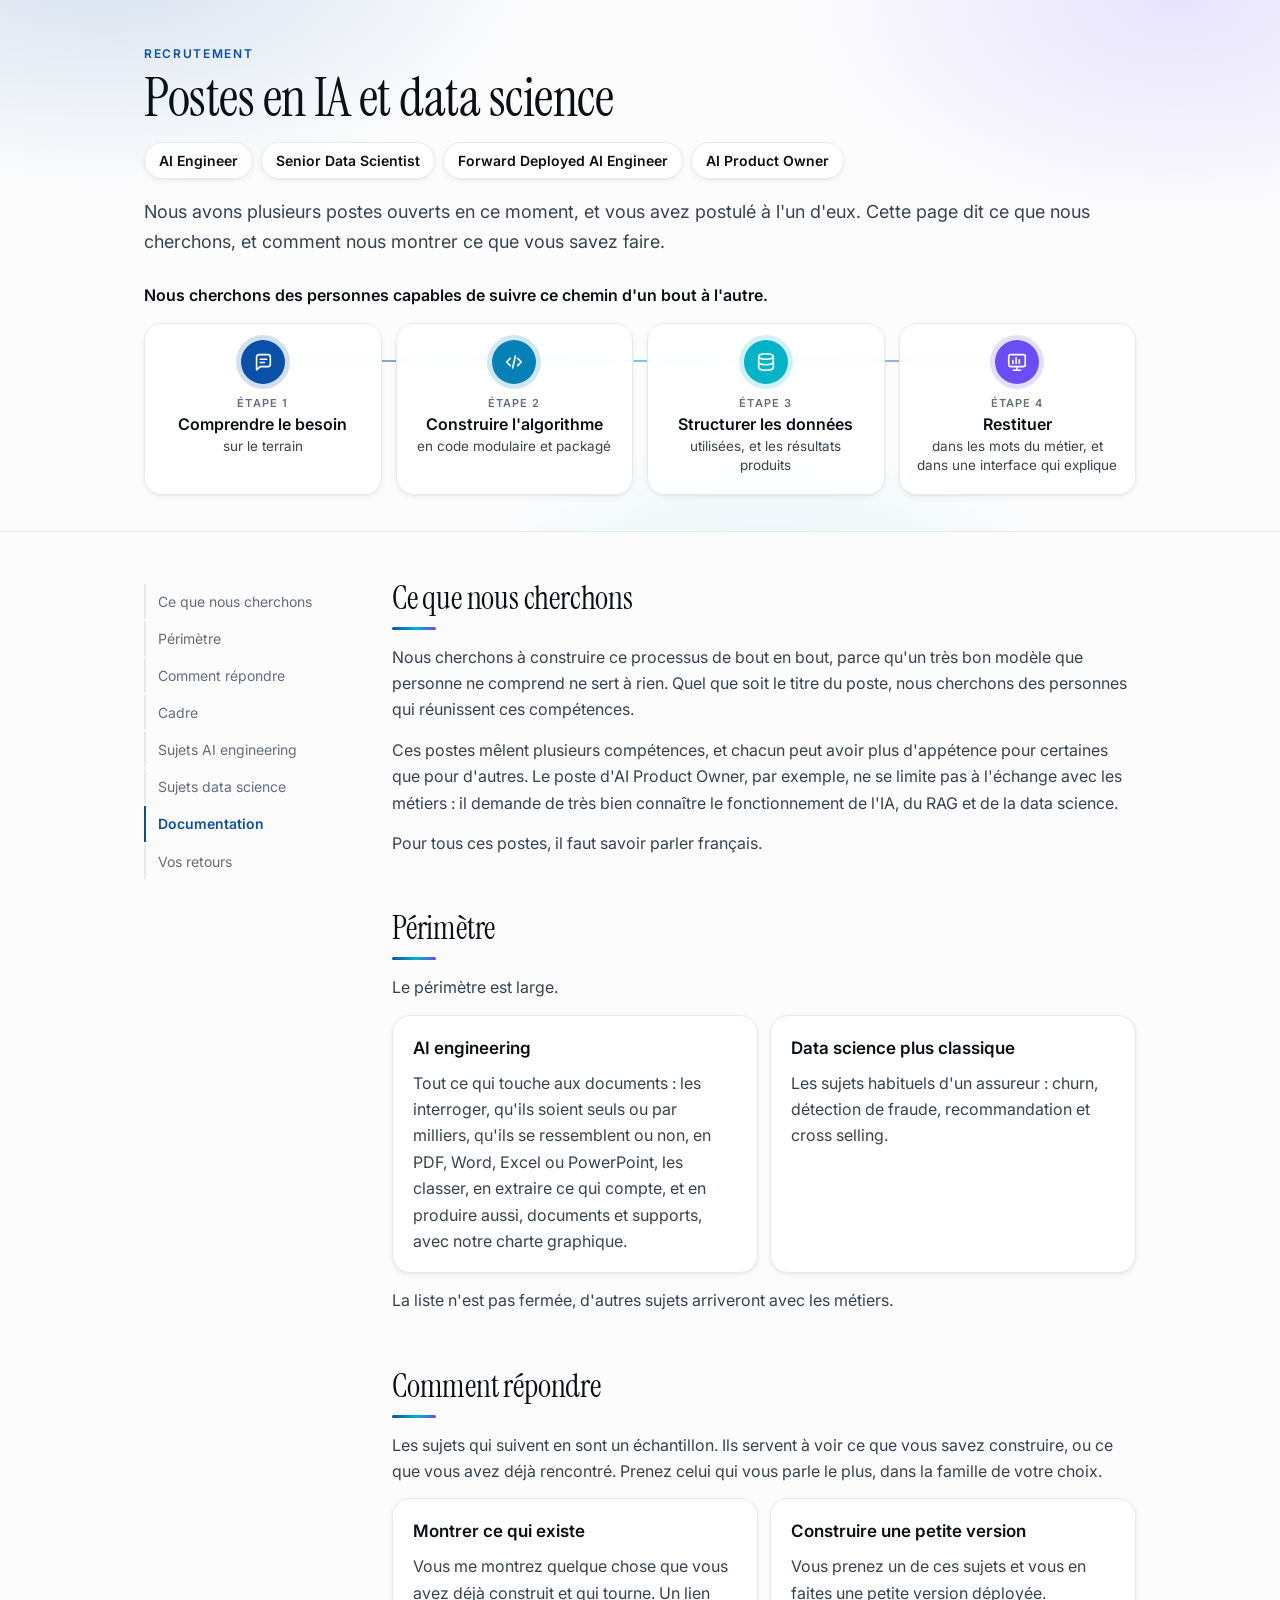
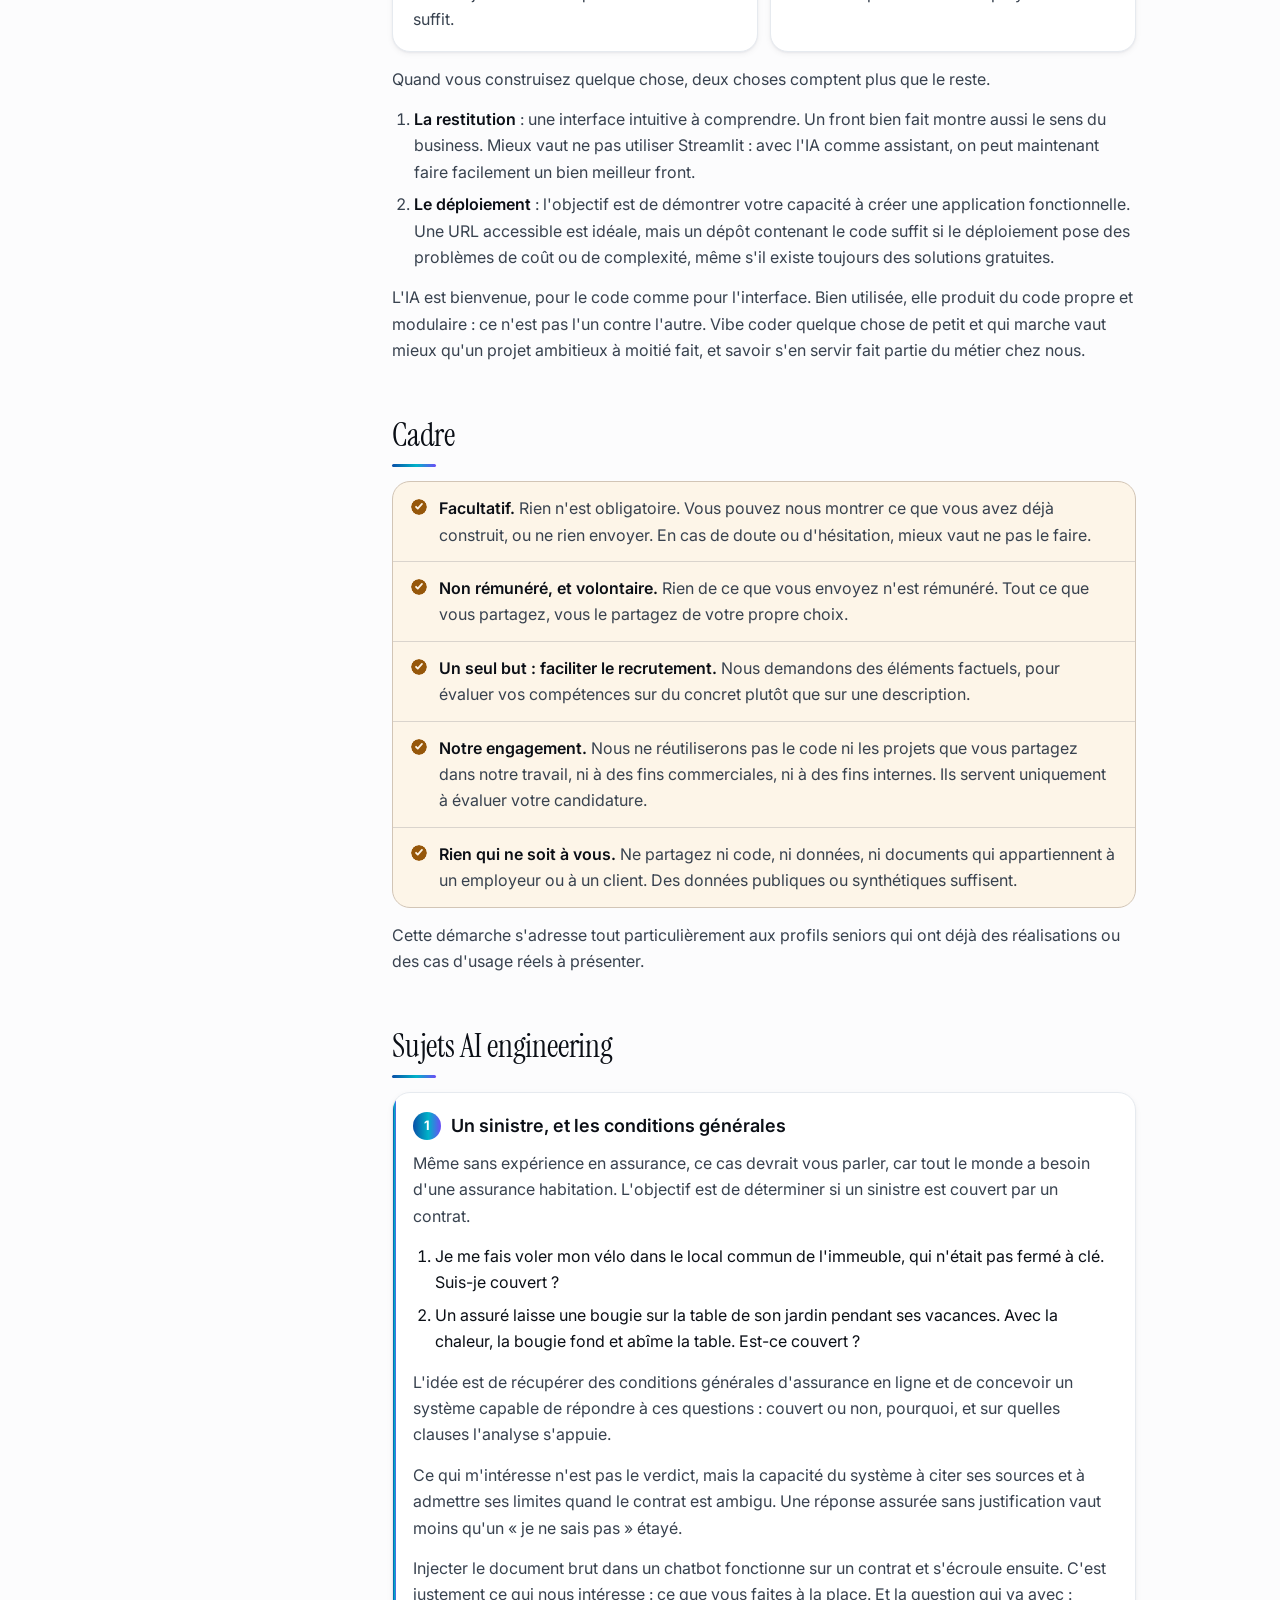
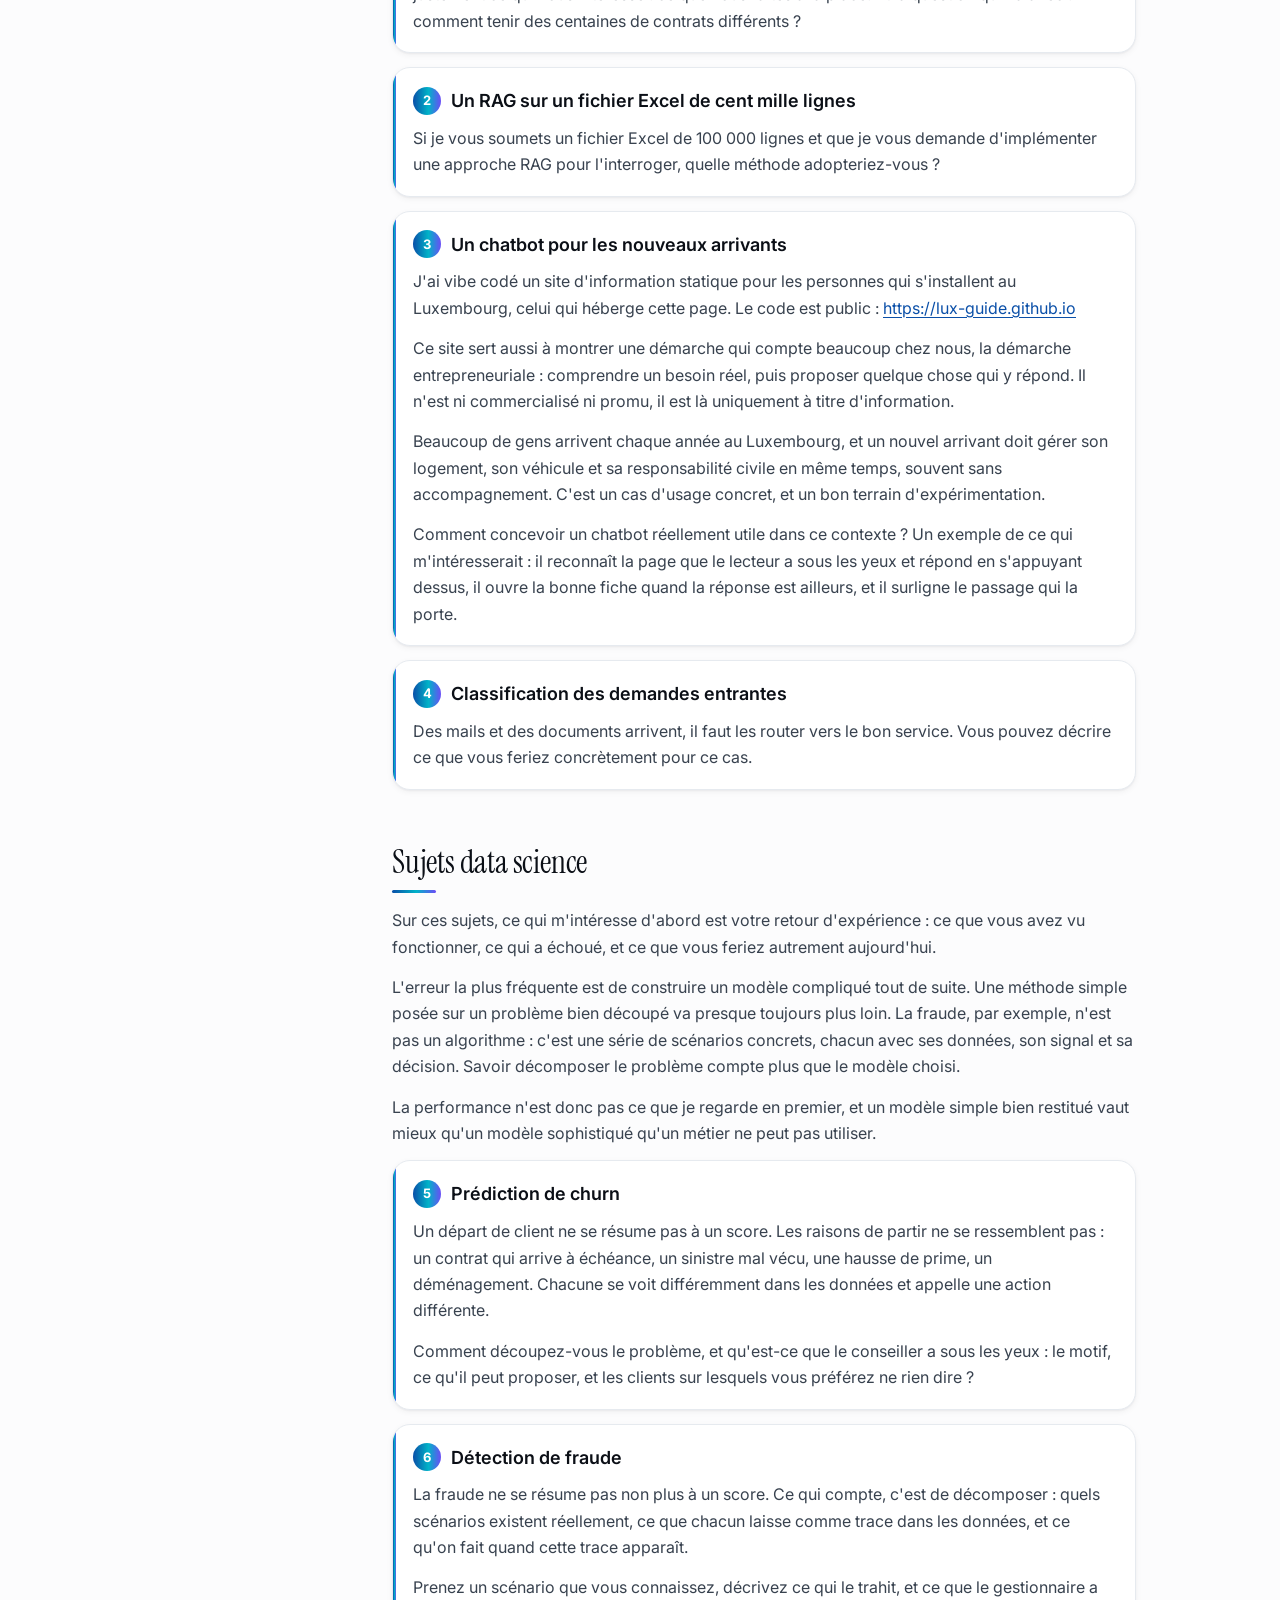
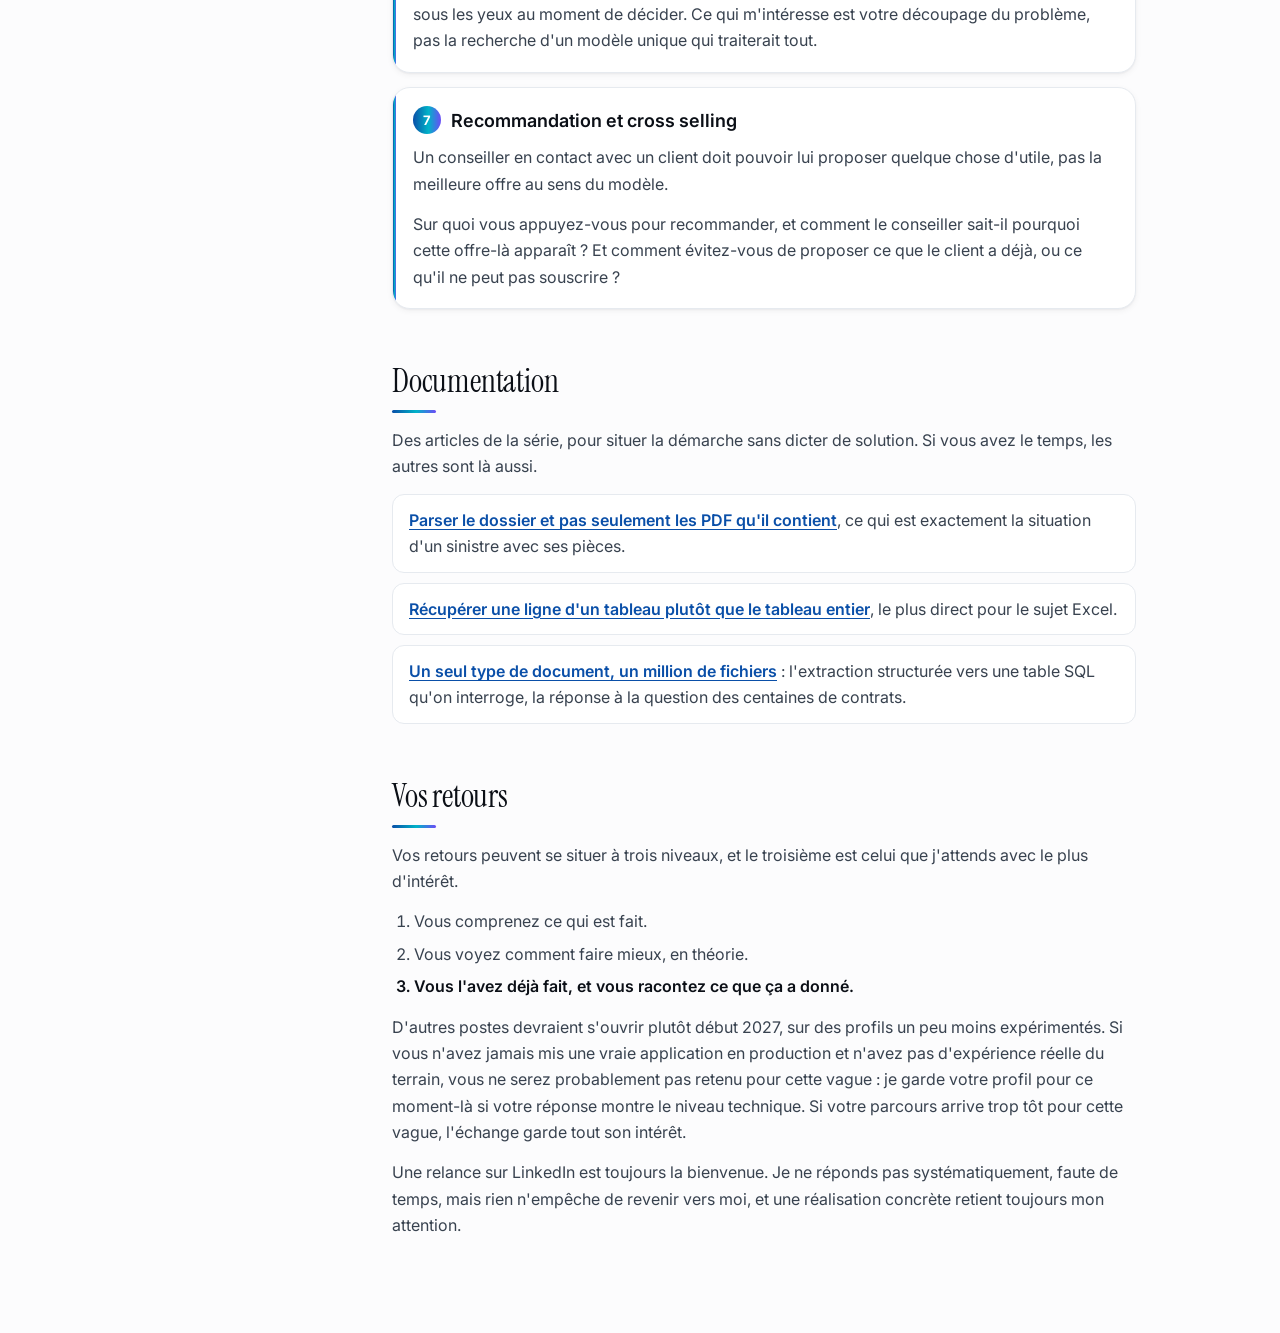
<file: recrutement-ia/index.html>
<!doctype html>
<html lang="fr">
<head>
<meta charset="utf-8">
<meta name="viewport" content="width=device-width, initial-scale=1">
<!-- Page non listée : aucun lien du site n'y mène, et les moteurs ne l'indexent pas.
     On y arrive seulement par le lien envoyé aux candidats. -->
<meta name="robots" content="noindex, nofollow">
<title>Postes en IA et data science</title>
<link rel="stylesheet" href="page.css?v=2">
<script>
  // Le thème choisi dans le guide vaut ici aussi (app/entete.js, même clé).
  try {
    var t = localStorage.getItem("luxguide.theme.v1");
    if (t === "clair") document.documentElement.setAttribute("data-theme", "light");
    else if (t === "sombre") document.documentElement.setAttribute("data-theme", "dark");
  } catch (e) { /* stockage indisponible : le système décide */ }
</script>
</head>
<body>
<header class="hero">
<div class="hero-in">
  <p class="kicker">Recrutement</p>
  <h1>Postes en IA et data science</h1>
  <ul class="postes" aria-label="Postes recherchés">
    <li>AI Engineer</li>
    <li>Senior Data Scientist</li>
    <li>Forward Deployed AI Engineer</li>
    <li>AI Product Owner</li>
  </ul>
  <p class="lead">Nous avons plusieurs postes ouverts en ce moment, et vous avez postulé à l'un d'eux. Cette page dit ce que nous cherchons, et comment nous montrer ce que vous savez faire.</p>
  <p class="chemin-titre">Nous cherchons des personnes capables de suivre ce chemin d'un bout à l'autre.</p>
  <ol class="chemin">
    <li class="e1"><span class="ico"><svg viewBox="0 0 24 24" aria-hidden="true"><path d="M20 14.5a2.5 2.5 0 0 1-2.5 2.5H9l-4 3.5V6.5A2.5 2.5 0 0 1 7.5 4h10A2.5 2.5 0 0 1 20 6.5z"/><path d="M9 9h7M9 12.5h4.5"/></svg></span><span class="pas">Étape 1</span><b>Comprendre le besoin</b><span class="quoi">sur le terrain</span></li>
    <li class="e2"><span class="ico"><svg viewBox="0 0 24 24" aria-hidden="true"><path d="M8 8l-4 4 4 4"/><path d="M16 8l4 4-4 4"/><path d="M13.5 5.5l-3 13"/></svg></span><span class="pas">Étape 2</span><b>Construire l'algorithme</b><span class="quoi">en code modulaire et packagé</span></li>
    <li class="e3"><span class="ico"><svg viewBox="0 0 24 24" aria-hidden="true"><ellipse cx="12" cy="6" rx="8" ry="3"/><path d="M4 6v12c0 1.7 3.6 3 8 3s8-1.3 8-3V6"/><path d="M4 12c0 1.7 3.6 3 8 3s8-1.3 8-3"/></svg></span><span class="pas">Étape 3</span><b>Structurer les données</b><span class="quoi">utilisées, et les résultats produits</span></li>
    <li class="e4"><span class="ico"><svg viewBox="0 0 24 24" aria-hidden="true"><rect x="3" y="4" width="18" height="13" rx="2"/><path d="M8 21h8M12 17v4"/><path d="M7.5 13.5v-3M11 13.5v-6M14.5 13.5V9.5"/></svg></span><span class="pas">Étape 4</span><b>Restituer</b><span class="quoi">dans les mots du métier, et dans une interface qui explique</span></li>
  </ol>
</div>
</header>

<div class="cadre">

<nav class="sommaire" aria-label="Sommaire">
  <a href="#cherche">Ce que nous cherchons</a>
  <a href="#perimetre">Périmètre</a>
  <a href="#repondre">Comment répondre</a>
  <a href="#cadre">Cadre</a>
  <a href="#ai">Sujets AI engineering</a>
  <a href="#ds">Sujets data science</a>
  <a href="#documentation">Documentation</a>
  <a href="#retours">Vos retours</a>
</nav>

<main>
<section id="cherche">
  <h2>Ce que nous cherchons</h2>
  <p>Nous cherchons à construire ce processus de bout en bout, parce qu'un très bon modèle que personne ne comprend ne sert à rien. Quel que soit le titre du poste, nous cherchons des personnes qui réunissent ces compétences.</p>
  <p>Ces postes mêlent plusieurs compétences, et chacun peut avoir plus d'appétence pour certaines que pour d'autres. Le poste d'AI Product Owner, par exemple, ne se limite pas à l'échange avec les métiers : il demande de très bien connaître le fonctionnement de l'IA, du RAG et de la data science.</p>
  <p>Pour tous ces postes, il faut savoir parler français.</p>
</section>

<section id="perimetre">
  <h2>Périmètre</h2>
  <p>Le périmètre est large.</p>
  <div class="deux">
    <div class="carte">
      <h3>AI engineering</h3>
      <p>Tout ce qui touche aux documents : les interroger, qu'ils soient seuls ou par milliers, qu'ils se ressemblent ou non, en PDF, Word, Excel ou PowerPoint, les classer, en extraire ce qui compte, et en produire aussi, documents et supports, avec notre charte graphique.</p>
    </div>
    <div class="carte">
      <h3>Data science plus classique</h3>
      <p>Les sujets habituels d'un assureur : churn, détection de fraude, recommandation et cross selling.</p>
    </div>
  </div>
  <p>La liste n'est pas fermée, d'autres sujets arriveront avec les métiers.</p>
</section>

<section id="repondre">
  <h2>Comment répondre</h2>
  <p>Les sujets qui suivent en sont un échantillon. Ils servent à voir ce que vous savez construire, ou ce que vous avez déjà rencontré. Prenez celui qui vous parle le plus, dans la famille de votre choix.</p>
  <div class="deux">
    <div class="carte">
      <h3>Montrer ce qui existe</h3>
      <p>Vous me montrez quelque chose que vous avez déjà construit et qui tourne. Un lien suffit.</p>
    </div>
    <div class="carte">
      <h3>Construire une petite version</h3>
      <p>Vous prenez un de ces sujets et vous en faites une petite version déployée.</p>
    </div>
  </div>
  <p>Quand vous construisez quelque chose, deux choses comptent plus que le reste.</p>
  <ol>
    <li><b>La restitution</b> : une interface intuitive à comprendre. Un front bien fait montre aussi le sens du business. Mieux vaut ne pas utiliser Streamlit : avec l'IA comme assistant, on peut maintenant faire facilement un bien meilleur front.</li>
    <li><b>Le déploiement</b> : l'objectif est de démontrer votre capacité à créer une application fonctionnelle. Une URL accessible est idéale, mais un dépôt contenant le code suffit si le déploiement pose des problèmes de coût ou de complexité, même s'il existe toujours des solutions gratuites.</li>
  </ol>
  <p>L'IA est bienvenue, pour le code comme pour l'interface. Bien utilisée, elle produit du code propre et modulaire : ce n'est pas l'un contre l'autre. Vibe coder quelque chose de petit et qui marche vaut mieux qu'un projet ambitieux à moitié fait, et savoir s'en servir fait partie du métier chez nous.</p>
</section>

<section id="cadre">
  <h2>Cadre</h2>
  <ol class="cadre-points">
    <li><b>Facultatif.</b> Rien n'est obligatoire. Vous pouvez nous montrer ce que vous avez déjà construit, ou ne rien envoyer. En cas de doute ou d'hésitation, mieux vaut ne pas le faire.</li>
    <li><b>Non rémunéré, et volontaire.</b> Rien de ce que vous envoyez n'est rémunéré. Tout ce que vous partagez, vous le partagez de votre propre choix.</li>
    <li><b>Un seul but : faciliter le recrutement.</b> Nous demandons des éléments factuels, pour évaluer vos compétences sur du concret plutôt que sur une description.</li>
    <li><b>Notre engagement.</b> Nous ne réutiliserons pas le code ni les projets que vous partagez dans notre travail, ni à des fins commerciales, ni à des fins internes. Ils servent uniquement à évaluer votre candidature.</li>
    <li><b>Rien qui ne soit à vous.</b> Ne partagez ni code, ni données, ni documents qui appartiennent à un employeur ou à un client. Des données publiques ou synthétiques suffisent.</li>
  </ol>
  <p>Cette démarche s'adresse tout particulièrement aux profils seniors qui ont déjà des réalisations ou des cas d'usage réels à présenter.</p>
</section>

<section id="ai">
  <h2>Sujets AI engineering</h2>

  <article class="sujet">
    <h3><span class="num">1</span>Un sinistre, et les conditions générales</h3>
    <p>Même sans expérience en assurance, ce cas devrait vous parler, car tout le monde a besoin d'une assurance habitation. L'objectif est de déterminer si un sinistre est couvert par un contrat.</p>
    <ol class="questions">
      <li>Je me fais voler mon vélo dans le local commun de l'immeuble, qui n'était pas fermé à clé. Suis-je couvert ?</li>
      <li>Un assuré laisse une bougie sur la table de son jardin pendant ses vacances. Avec la chaleur, la bougie fond et abîme la table. Est-ce couvert ?</li>
    </ol>
    <p>L'idée est de récupérer des conditions générales d'assurance en ligne et de concevoir un système capable de répondre à ces questions : couvert ou non, pourquoi, et sur quelles clauses l'analyse s'appuie.</p>
    <p>Ce qui m'intéresse n'est pas le verdict, mais la capacité du système à citer ses sources et à admettre ses limites quand le contrat est ambigu. Une réponse assurée sans justification vaut moins qu'un « je ne sais pas » étayé.</p>
    <p>Injecter le document brut dans un chatbot fonctionne sur un contrat et s'écroule ensuite. C'est justement ce qui nous intéresse : ce que vous faites à la place. Et la question qui va avec : comment tenir des centaines de contrats différents ?</p>
  </article>

  <article class="sujet">
    <h3><span class="num">2</span>Un RAG sur un fichier Excel de cent mille lignes</h3>
    <p>Si je vous soumets un fichier Excel de 100 000 lignes et que je vous demande d'implémenter une approche RAG pour l'interroger, quelle méthode adopteriez-vous ?</p>
  </article>

  <article class="sujet">
    <h3><span class="num">3</span>Un chatbot pour les nouveaux arrivants</h3>
    <p>J'ai vibe codé un site d'information statique pour les personnes qui s'installent au Luxembourg, celui qui héberge cette page. Le code est public : <a href="https://lux-guide.github.io">https://lux-guide.github.io</a></p>
    <p>Ce site sert aussi à montrer une démarche qui compte beaucoup chez nous, la démarche entrepreneuriale : comprendre un besoin réel, puis proposer quelque chose qui y répond. Il n'est ni commercialisé ni promu, il est là uniquement à titre d'information.</p>
    <p>Beaucoup de gens arrivent chaque année au Luxembourg, et un nouvel arrivant doit gérer son logement, son véhicule et sa responsabilité civile en même temps, souvent sans accompagnement. C'est un cas d'usage concret, et un bon terrain d'expérimentation.</p>
    <p>Comment concevoir un chatbot réellement utile dans ce contexte ? Un exemple de ce qui m'intéresserait : il reconnaît la page que le lecteur a sous les yeux et répond en s'appuyant dessus, il ouvre la bonne fiche quand la réponse est ailleurs, et il surligne le passage qui la porte.</p>
  </article>

  <article class="sujet">
    <h3><span class="num">4</span>Classification des demandes entrantes</h3>
    <p>Des mails et des documents arrivent, il faut les router vers le bon service. Vous pouvez décrire ce que vous feriez concrètement pour ce cas.</p>
  </article>
</section>

<section id="ds">
  <h2>Sujets data science</h2>
  <p>Sur ces sujets, ce qui m'intéresse d'abord est votre retour d'expérience : ce que vous avez vu fonctionner, ce qui a échoué, et ce que vous feriez autrement aujourd'hui.</p>
  <p>L'erreur la plus fréquente est de construire un modèle compliqué tout de suite. Une méthode simple posée sur un problème bien découpé va presque toujours plus loin. La fraude, par exemple, n'est pas un algorithme : c'est une série de scénarios concrets, chacun avec ses données, son signal et sa décision. Savoir décomposer le problème compte plus que le modèle choisi.</p>
  <p>La performance n'est donc pas ce que je regarde en premier, et un modèle simple bien restitué vaut mieux qu'un modèle sophistiqué qu'un métier ne peut pas utiliser.</p>

  <article class="sujet">
    <h3><span class="num">5</span>Prédiction de churn</h3>
    <p>Un départ de client ne se résume pas à un score. Les raisons de partir ne se ressemblent pas : un contrat qui arrive à échéance, un sinistre mal vécu, une hausse de prime, un déménagement. Chacune se voit différemment dans les données et appelle une action différente.</p>
    <p>Comment découpez-vous le problème, et qu'est-ce que le conseiller a sous les yeux : le motif, ce qu'il peut proposer, et les clients sur lesquels vous préférez ne rien dire ?</p>
  </article>

  <article class="sujet">
    <h3><span class="num">6</span>Détection de fraude</h3>
    <p>La fraude ne se résume pas non plus à un score. Ce qui compte, c'est de décomposer : quels scénarios existent réellement, ce que chacun laisse comme trace dans les données, et ce qu'on fait quand cette trace apparaît.</p>
    <p>Prenez un scénario que vous connaissez, décrivez ce qui le trahit, et ce que le gestionnaire a sous les yeux au moment de décider. Ce qui m'intéresse est votre découpage du problème, pas la recherche d'un modèle unique qui traiterait tout.</p>
  </article>

  <article class="sujet">
    <h3><span class="num">7</span>Recommandation et cross selling</h3>
    <p>Un conseiller en contact avec un client doit pouvoir lui proposer quelque chose d'utile, pas la meilleure offre au sens du modèle.</p>
    <p>Sur quoi vous appuyez-vous pour recommander, et comment le conseiller sait-il pourquoi cette offre-là apparaît ? Et comment évitez-vous de proposer ce que le client a déjà, ou ce qu'il ne peut pas souscrire ?</p>
  </article>
</section>

<section id="documentation">
  <h2>Documentation</h2>
  <p>Des articles de la série, pour situer la démarche sans dicter de solution. Si vous avez le temps, les autres sont là aussi.</p>
  <ul class="liens">
    <li><a href="https://towardsdatascience.com/parse-the-folder-not-just-the-pdfs-the-relational-tables-rag-needs-on-a-case-file">Parser le dossier et pas seulement les PDF qu'il contient</a>, ce qui est exactement la situation d'un sinistre avec ses pièces.</li>
    <li><a href="https://towardsdatascience.com/retrieve-one-row-from-a-table-not-the-whole-table-row-level-chunks-for-rag">Récupérer une ligne d'un tableau plutôt que le tableau entier</a>, le plus direct pour le sujet Excel.</li>
    <li><a href="https://towardsdatascience.com/one-document-type-a-million-files-structured-extraction-into-the-sql-table-rag-queries">Un seul type de document, un million de fichiers</a> : l'extraction structurée vers une table SQL qu'on interroge, la réponse à la question des centaines de contrats.</li>
  </ul>
</section>

<section id="retours">
  <h2>Vos retours</h2>
  <p>Vos retours peuvent se situer à trois niveaux, et le troisième est celui que j'attends avec le plus d'intérêt.</p>
  <ol class="niveaux">
    <li>Vous comprenez ce qui est fait.</li>
    <li>Vous voyez comment faire mieux, en théorie.</li>
    <li>Vous l'avez déjà fait, et vous racontez ce que ça a donné.</li>
  </ol>
  <p>D'autres postes devraient s'ouvrir plutôt début 2027, sur des profils un peu moins expérimentés. Si vous n'avez jamais mis une vraie application en production et n'avez pas d'expérience réelle du terrain, vous ne serez probablement pas retenu pour cette vague : je garde votre profil pour ce moment-là si votre réponse montre le niveau technique. Si votre parcours arrive trop tôt pour cette vague, l'échange garde tout son intérêt.</p>
  <p>Une relance sur LinkedIn est toujours la bienvenue. Je ne réponds pas systématiquement, faute de temps, mais rien n'empêche de revenir vers moi, et une réalisation concrète retient toujours mon attention.</p>
</section>
</main>

</div>
<script src="page.js?v=1"></script>
</body>
</html>
</file>
<file: app/styles.css>
/* ============================================================
   S'installer au Luxembourg
   ============================================================ */

@import url('https://fonts.googleapis.com/css2?family=Instrument+Serif:ital@0;1&family=Inter:wght@400;500;600;700&display=swap');

:root {
  --bg: #fcfcfd;
  --bg-alt: #f4f6f9;
  --surface: #ffffff;
  --surface-2: #f5f7fa;
  --border: #e6eaef;
  --border-fort: #ccd4de;
  --text: #0b0f16;
  --text-2: #38424f;
  /* Le gris secondaire passe 4,5 de contraste sur tous les fonds clairs du site,
     accent-soft compris (4,61) : #6a7583 tombait a 4,12 et 4,36, sous le seuil
     du petit texte. Mesure le 12 octobre 2026. */
  --muted: #636d7b;
  --accent: #0a4fa8;
  --accent-2: #00b3c8;
  --accent-3: #6b4df6;
  --accent-soft: #eaf1fb;
  --warn: #96570a;
  --warn-soft: #fdf5e8;
  --ok: #0c6b3e;
  --ombre-s: 0 1px 2px rgba(11,18,32,.05), 0 2px 6px rgba(11,18,32,.05);
  --ombre-m: 0 6px 14px -4px rgba(11,18,32,.10), 0 18px 34px -10px rgba(11,18,32,.10);
  --ombre-l: 0 16px 28px -12px rgba(11,18,32,.16), 0 40px 70px -20px rgba(11,18,32,.22);
  --r-s: 12px;
  --r-m: 18px;
  --r-l: 28px;
  --max: 1200px;
  /* Taille des etiquettes en capitales (categories, badges, intitules de
     colonnes). Un seul reglage, releve sur ecran tactile. */
  --micro: 11px;
  --serif: "Instrument Serif", "Iowan Old Style", Georgia, "Times New Roman", serif;
  --sans: Inter, -apple-system, BlinkMacSystemFont, "Segoe UI", Roboto, sans-serif;
}

@media (prefers-color-scheme: dark) {
  :root:not([data-theme="light"]) {
    --bg: #080a0f;
    --bg-alt: #0d1017;
    --surface: #12161e;
    --surface-2: #1a1f29;
    --border: #232a36;
    --border-fort: #36404f;
    --text: #f0f3f7;
    --text-2: #c6cfda;
    --muted: #8792a1;
    --accent: #5fa8f5;
    --accent-2: #3ad6ee;
    --accent-3: #a78bfa;
    --accent-soft: #10203a;
    --warn: #e7b165;
    --warn-soft: #221a0e;
    --ok: #5ccb90;
    --ombre-s: 0 1px 3px rgba(0,0,0,.5);
    --ombre-m: 0 8px 20px -6px rgba(0,0,0,.6);
    --ombre-l: 0 24px 60px -16px rgba(0,0,0,.75);
  }
}
:root[data-theme="dark"] {
  --bg: #080a0f; --bg-alt: #0d1017; --surface: #12161e; --surface-2: #1a1f29;
  --border: #232a36; --border-fort: #36404f; --text: #f0f3f7; --text-2: #c6cfda;
  --muted: #8792a1; --accent: #5fa8f5; --accent-2: #3ad6ee; --accent-3: #a78bfa;
  --accent-soft: #10203a; --warn: #e7b165; --warn-soft: #221a0e; --ok: #5ccb90;
  --ombre-s: 0 1px 3px rgba(0,0,0,.5);
  --ombre-m: 0 8px 20px -6px rgba(0,0,0,.6);
  --ombre-l: 0 24px 60px -16px rgba(0,0,0,.75);
}

* { box-sizing: border-box; }
html { scroll-behavior: smooth; scroll-padding-top: calc(var(--h-top) + 12px); }
body {
  margin: 0; background: var(--bg); color: var(--text);
  font: 16px/1.68 var(--sans);
  -webkit-font-smoothing: antialiased; -moz-osx-font-smoothing: grayscale;
}
/* L'attribut hidden a une specificite nulle : la moindre regle display le
   neutralise sans bruit, et l'element reste a l'ecran. On le rend inviolable
   une fois pour toutes, au lieu de le rattraper au cas par cas. */
[hidden] { display: none !important; }

a { color: var(--accent); text-underline-offset: 3px; }
img { max-width: 100%; display: block; }
::selection { background: color-mix(in srgb, var(--accent) 24%, transparent); }

/* ---------- Navigation ---------- */

/* En-tete fixe, et non colle. Un en-tete colle depend de ses ancetres : le
   garde-fou `html, body { overflow-x: hidden }` en fait des conteneurs de
   defilement, et `position: sticky` cesse alors de tenir, ce qui laissait la
   barre partir vers le haut sur la plupart des onglets. En position fixe elle
   ne depend plus de rien. Le corps recoit en echange une marge haute de la
   hauteur de la barre, sinon le contenu commencerait dessous. */
/* L'apparence de la barre, ses entrees et ses menus vivent dans entete.css,
   commune a toutes les pages du site. Reste ici sa place dans cette page. */
header.top { position: fixed; top: 0; left: 0; right: 0; z-index: 60; }

body { padding-top: var(--h-top); }

/* Focus visible : un utilisateur au clavier doit voir ou il est. Il n'y avait
   aucun anneau de focus dans la feuille, la navigation se faisait a l'aveugle. */
:focus-visible {
  outline: 2px solid var(--accent);
  outline-offset: 2px;
  border-radius: 8px;
}
input:focus-visible, select:focus-visible, textarea:focus-visible { outline-offset: 1px; }

/* ---------- Structure ---------- */

main { max-width: var(--max); margin: 0 auto; padding: 0 24px 90px; }
/* Chaque section commence a la meme distance de l'en-tete fixe, qu'elle
   s'ouvre sur un titre ou sur un bloc. */
.panel { padding-top: 30px; }
.panel[hidden] { display: none; }

h1 {
  font-family: var(--serif); font-weight: 400;
  font-size: clamp(34px, 5.4vw, 58px); line-height: 1.06;
  margin: 0 0 14px; letter-spacing: -.5px;
}
h2 {
  font-family: var(--serif); font-weight: 400;
  font-size: clamp(24px, 3vw, 34px); line-height: 1.15;
  margin: 58px 0 18px; letter-spacing: -.3px;
}
h3 { font-size: 16.5px; margin: 22px 0 8px; font-weight: 600; letter-spacing: -.2px; }
p { color: var(--text-2); }
/* LARGEUR DU TEXTE, regle unique de la feuille.

   Un paragraphe prend la largeur du bloc qu'il accompagne. Pas de mesure de
   lecture, pas de max-width sur du texte courant : une colonne de texte qui
   s'arrete au tiers d'une carte pleine largeur se lit comme un defaut de mise
   en page, et la question s'est posee a chaque relecture. L'alignement des
   bords vaut mieux ici que la longueur de ligne ideale.

   Aucune largeur de texte ne se declare ailleurs dans la feuille. La seule
   exception est le hero, ou le titre et sa phrase sont composes court
   par-dessus une photographie : c'est une composition, pas un paragraphe. */
.lead { color: var(--muted); font-size: 17.5px; margin: 0 0 30px; }

/* Apparition au defilement */
.reveal { opacity: 0; transform: translateY(16px); }
.reveal.vu { opacity: 1; transform: none; transition: opacity .6s cubic-bezier(.2,.7,.2,1), transform .6s cubic-bezier(.2,.7,.2,1); }

/* ---------- Hero ---------- */

.hero {
  position: relative; margin: 0; min-height: min(72vh, 600px);
  display: flex; align-items: flex-end; overflow: hidden;
  border-radius: var(--r-l);
  box-shadow: var(--ombre-m);
}
.hero-img { position: absolute; inset: 0; }
.hero-img img {
  width: 100%; height: 100%; object-fit: cover;
  animation: derive 26s ease-in-out infinite alternate;
}
@keyframes derive { from { transform: scale(1.04) translate3d(0,0,0); } to { transform: scale(1.13) translate3d(-1.5%, -1.5%, 0); } }
@media (prefers-reduced-motion: reduce) { .hero-img img { animation: none; } .reveal { opacity: 1; transform: none; } }
.hero-img::after {
  content: ""; position: absolute; inset: 0;
  background:
    radial-gradient(110% 80% at 12% 100%, rgba(10,79,168,.55), transparent 62%),
    linear-gradient(180deg, rgba(4,8,16,.34) 0%, rgba(4,8,16,.52) 40%, rgba(4,8,16,.93) 100%);
}
.hero-in {
  position: relative; max-width: var(--max); margin: 0 auto;
  padding: 90px 24px 46px; width: 100%; color: #fff;
}
.hero .kicker {
  display: inline-flex; align-items: center; gap: 8px;
  font-size: 12px; font-weight: 600; letter-spacing: 1.4px; text-transform: uppercase;
  color: rgba(255,255,255,.86); background: rgba(255,255,255,.11);
  border: 1px solid rgba(255,255,255,.24); backdrop-filter: blur(8px);
  padding: 6px 13px; border-radius: 999px; margin-bottom: 20px;
}
.hero .kicker .pt { width: 6px; height: 6px; border-radius: 50%; background: #4ade80; box-shadow: 0 0 0 3px rgba(74,222,128,.25); }
.hero h1 { color: #fff; max-width: 15ch; text-shadow: 0 3px 40px rgba(0,0,0,.4); }
.hero h1 em { font-style: italic; color: #9fd4ff; }
.hero p { color: rgba(255,255,255,.87); font-size: 18px; max-width: 54ch; margin: 0 0 30px; }
.hero-cta { display: flex; gap: 12px; flex-wrap: wrap; }
.hero-stats {
  display: flex; gap: 40px; flex-wrap: wrap;
  margin-top: 44px; padding-top: 26px;
  border-top: 1px solid rgba(255,255,255,.2);
}
.hero-stats .s .n { font-family: var(--serif); font-size: 34px; line-height: 1; }
.hero-stats .s .l {
  font-size: 11.5px; color: rgba(255,255,255,.68);
  text-transform: uppercase; letter-spacing: 1px; margin-top: 7px; font-weight: 500;
}

/* ---------- Boutons ---------- */

.btn {
  display: inline-flex; align-items: center; gap: 9px;
  background: var(--accent); color: var(--surface); border: 1px solid transparent;
  padding: 12px 21px; border-radius: 12px; cursor: pointer;
  font: inherit; font-size: 15px; font-weight: 550;
  transition: transform .16s cubic-bezier(.2,.8,.3,1), box-shadow .16s, background .16s, border-color .16s;
  box-shadow: var(--ombre-s);
}
.btn:hover { transform: translateY(-2px); box-shadow: var(--ombre-m); }
.btn:active { transform: translateY(0); }
.btn.clair { background: #fff; color: #08203c; }
.btn.contour { background: rgba(255,255,255,.09); color: #fff; border-color: rgba(255,255,255,.38); backdrop-filter: blur(8px); }
.btn.contour:hover { background: rgba(255,255,255,.17); }
.btn.ghost { background: transparent; color: var(--accent); border-color: var(--border-fort); box-shadow: none; }
.btn.ghost:hover { background: var(--accent-soft); border-color: var(--accent); }
.btn.danger { background: transparent; color: #c1392a; border-color: #c1392a; box-shadow: none; }

/* ---------- Cartes ---------- */

.grid { display: grid; gap: 20px; grid-template-columns: repeat(auto-fill, minmax(285px, 1fr)); }
.grid.serre { gap: 14px; grid-template-columns: repeat(auto-fill, minmax(255px, 1fr)); }

.card {
  background: var(--surface); border: 1px solid var(--border);
  border-radius: var(--r-m); padding: 24px; box-shadow: var(--ombre-s);
}

.tuile {
  background: var(--surface); border: 1px solid var(--border);
  border-radius: var(--r-m); overflow: hidden; cursor: pointer;
  box-shadow: var(--ombre-s); display: flex; flex-direction: column;
  transition: transform .28s cubic-bezier(.2,.8,.3,1), box-shadow .28s, border-color .28s;
}
.tuile:hover { transform: translateY(-5px); box-shadow: var(--ombre-l); border-color: color-mix(in srgb, var(--accent) 45%, var(--border)); }
.tuile .visuel { position: relative; aspect-ratio: 16 / 9; overflow: hidden; background: var(--surface-2); }
.tuile .visuel img { width: 100%; height: 100%; object-fit: cover; transition: transform .7s cubic-bezier(.2,.7,.25,1); }
.tuile:hover .visuel img { transform: scale(1.08); }
.tuile .visuel::after {
  content: ""; position: absolute; inset: 0;
  background: linear-gradient(180deg, transparent 35%, rgba(6,11,20,.62));
}
.tuile .visuel .etiquette {
  position: absolute; left: 14px; bottom: 13px; z-index: 2;
  color: #fff; font-size: var(--micro); font-weight: 650;
  text-transform: uppercase; letter-spacing: 1.1px;
  background: rgba(8,16,30,.42); backdrop-filter: blur(10px);
  padding: 5px 11px; border-radius: 999px; border: 1px solid rgba(255,255,255,.22);
}
.tuile .corps { padding: 19px 21px 22px; flex: 1; display: flex; flex-direction: column; }
.tuile h3 { margin: 0 0 7px; font-size: 17px; letter-spacing: -.3px; }
.tuile p { margin: 0; color: var(--muted); font-size: 14.3px; line-height: 1.6; }
.tuile .compte {
  margin-top: 14px; font-size: 12px; color: var(--accent); font-weight: 600;
  text-transform: uppercase; letter-spacing: .8px;
}

/* ---------- Carte de fiche, sans photo ---------- */

.fcarte {
  background: var(--surface); border: 1px solid var(--border);
  border-radius: var(--r-m); padding: 20px 22px 22px; cursor: pointer;
  box-shadow: var(--ombre-s); position: relative; overflow: hidden;
  transition: transform .24s cubic-bezier(.2,.8,.3,1), box-shadow .24s, border-color .24s;
}
/* Un filet de la couleur du theme sur le bord haut : la categorie se lit d'un
   coup d'oeil en balayant la colonne, sans lire l'etiquette. */
.fcarte::before {
  content: ""; position: absolute; inset: 0 0 auto 0; height: 3px;
  background: var(--cat-c, var(--accent));
}
.fcarte:hover {
  transform: translateY(-3px); box-shadow: var(--ombre-m);
  border-color: color-mix(in srgb, var(--cat-c, var(--accent)) 45%, var(--border));
}
.fcarte-cat {
  display: inline-block; font-size: var(--micro); font-weight: 680;
  text-transform: uppercase; letter-spacing: 1.1px; margin-bottom: 11px;
  color: var(--cat-c, var(--accent));
}
.sans-etiquette .fcarte-cat { display: none; }
.sans-etiquette .fcarte h3 { margin-top: 2px; }
.fcarte h3 { margin: 0 0 8px; font-size: 17px; letter-spacing: -.3px; line-height: 1.3; }
.fcarte p { margin: 0; color: var(--muted); font-size: 14.3px; line-height: 1.6; }

/* Une couleur par theme, prise dans la meme famille que le reste du site. */
.fcarte[data-cat="Administratif"] { --cat-c: #0a4fa8; }
.fcarte[data-cat="Logement"]      { --cat-c: #0f766e; }
.fcarte[data-cat="Impots"]        { --cat-c: #96570a; }
.fcarte[data-cat="Finances"]      { --cat-c: #7c3aed; }
.fcarte[data-cat="Travail"]       { --cat-c: #1d4ed8; }
.fcarte[data-cat="Famille"]       { --cat-c: #be123c; }
.fcarte[data-cat="Sante"]         { --cat-c: #0c6b3e; }
.fcarte[data-cat="Mobilite"]      { --cat-c: #0369a1; }
.fcarte[data-cat="Quotidien"]     { --cat-c: #a21caf; }

/* Groupes par theme dans la liste des fiches */
.grp-tete {
  grid-column: 1 / -1; display: flex; align-items: baseline; gap: 12px;
  margin: 34px 0 2px; padding-bottom: 10px; border-bottom: 1px solid var(--border);
}
.grp-tete:first-child { margin-top: 6px; }
.grp-tete h2 { margin: 0; font-size: 22px; }
.grp-compte { font-size: var(--micro); color: var(--muted); font-weight: 620; letter-spacing: .8px; text-transform: uppercase; }
.grp-grille { grid-column: 1 / -1; margin: 0; }

.cat {
  display: inline-block; font-size: var(--micro); font-weight: 680;
  text-transform: uppercase; letter-spacing: 1.1px;
  color: var(--accent); background: var(--accent-soft);
  padding: 5px 11px; border-radius: 999px; margin-bottom: 12px;
}

.qcard {
  background: var(--surface); border: 1px solid var(--border);
  border-radius: var(--r-m); padding: 20px 22px; cursor: pointer;
  box-shadow: var(--ombre-s); position: relative; overflow: hidden;
  transition: transform .2s, box-shadow .2s, border-color .2s;
}
.qcard::after {
  content: ""; position: absolute; left: 0; top: 0; bottom: 0; width: 3px;
  background: linear-gradient(var(--accent), var(--accent-2));
  transform: scaleY(0); transform-origin: top; transition: transform .28s cubic-bezier(.2,.8,.3,1);
}
.qcard:hover { transform: translateY(-3px); box-shadow: var(--ombre-m); border-color: var(--border-fort); }
.qcard:hover::after { transform: scaleY(1); }
.qcard h3 { margin: 0 0 7px; font-size: 15.5px; }
.qcard p { margin: 0; color: var(--muted); font-size: 14px; }

/* ---------- Encadres ---------- */

.recap {
  background: var(--warn-soft); border: 1px solid color-mix(in srgb, var(--warn) 30%, transparent);
  border-radius: var(--r-m); padding: 19px 22px; margin: 26px 0;
}
.recap strong { color: var(--warn); display: block; margin-bottom: 9px; font-size: 11.5px; text-transform: uppercase; letter-spacing: 1.1px; }
.recap ul { margin: 0; padding-left: 20px; }
.recap li { margin: 6px 0; color: var(--text-2); }

.notice {
  background: var(--surface); border: 1px solid var(--border);
  border-left: 3px solid var(--accent);
  border-radius: var(--r-s); padding: 17px 20px; margin: 24px 0;
  box-shadow: var(--ombre-s);
}

/* ---------- Tableaux ---------- */

.table-wrap {
  overflow-x: auto; margin: 18px 0; border: 1px solid var(--border);
  border-radius: var(--r-m); background: var(--surface); box-shadow: var(--ombre-s);
}
table { border-collapse: collapse; width: 100%; font-size: 14.5px; }
th, td { text-align: left; padding: 13px 18px; border-bottom: 1px solid var(--border); }
tbody tr:last-child td { border-bottom: 0; }
th {
  font-weight: 620; color: var(--muted); font-size: var(--micro);
  text-transform: uppercase; letter-spacing: 1px; background: var(--surface-2);
}
td.num, th.num { text-align: right; font-variant-numeric: tabular-nums; }
tbody tr { transition: background .14s; }
tbody tr:hover { background: var(--surface-2); }

/* ---------- Formulaires ---------- */

label { display: block; font-size: 12.5px; color: var(--muted); margin-bottom: 7px; font-weight: 530; letter-spacing: .2px; }
input, select, textarea {
  width: 100%; padding: 12px 14px; border: 1px solid var(--border-fort);
  border-radius: 11px; background: var(--surface); color: var(--text);
  font: inherit; font-size: 15px; transition: border-color .16s, box-shadow .16s;
  line-height: 1.68;
}
/* Une liste deroulante ne tient pas compte de sa hauteur de ligne pour calculer
   sa propre hauteur : elle faisait quatre pixels de moins qu'un champ de saisie,
   et une rangee qui melange les deux ne s'alignait jamais tout a fait. On lui
   impose donc la hauteur d'un champ, calculee de la meme facon : hauteur de
   ligne, plus les deux rembourrages, plus les deux bordures. */
select { min-height: calc(1.68em + 26px); }
input:focus, select:focus, textarea:focus {
  outline: none; border-color: var(--accent);
  box-shadow: 0 0 0 4px color-mix(in srgb, var(--accent) 15%, transparent);
}
textarea { min-height: 100px; resize: vertical; line-height: 1.6; }
.row { display: grid; gap: 16px; grid-template-columns: repeat(auto-fit, minmax(175px, 1fr)); }

/* Un champ s'aligne sur son controle, pas sur son etiquette. Sans cela, une
   etiquette qui passe a la ligne pousse son champ vers le bas et la rangee
   part en escalier. Les cases a cocher gardent leur disposition en ligne. */
.row > div:not(.check) { display: flex; flex-direction: column; justify-content: flex-end; }
.row > div:not(.check) > label { margin-top: 0; }

/* Capacite d'emprunt : la rangee des revenus porte trois champs, dont une
   liste deroulante longue ; celle du pret en porte six, qui se replient par
   trois puis par deux. */
.e-personnes { display: grid; gap: 14px; grid-template-columns: 1fr; }
.e-qui { display: grid; gap: 12px; grid-template-columns: 1fr 1fr; }
.e-qui-choix {
  display: flex; gap: 12px; align-items: flex-start; cursor: pointer; margin: 0;
  padding: 14px 16px; border: 1px solid var(--border-fort); border-radius: 12px; background: var(--surface);
  transition: border-color .16s, background .16s;
}
.e-qui-choix:hover { border-color: var(--accent); }
.e-qui-choix input { width: 18px; height: 18px; margin: 3px 0 0; flex: none; accent-color: var(--accent); }
.e-qui-choix span { display: flex; flex-direction: column; gap: 2px; }
.e-qui-choix b { font-size: 15px; color: var(--text); }
.e-qui-choix i { font-style: normal; font-size: 13px; color: var(--muted); }
.e-qui-choix:has(input:checked) { border-color: var(--accent); background: var(--accent-soft); box-shadow: inset 0 0 0 1px var(--accent); }
@media (max-width: 620px) { .e-qui { grid-template-columns: 1fr; } }
.e-personne { padding: 14px 16px 16px; border: 1px solid var(--border); border-radius: 12px; background: var(--surface-2); }
.e-personne h4, .e-sous { margin: 0 0 10px; font-size: 13px; text-transform: uppercase; letter-spacing: .8px; color: var(--muted); font-weight: 600; }
.e-sous { margin-top: 22px; }
.row-personne { gap: 14px; grid-template-columns: minmax(150px, 1fr) minmax(190px, 1.1fr) minmax(210px, 1.2fr) minmax(90px, .55fr); }

/* Une aide sous chaque champ. Les rangees passent en sous-grille : les
   etiquettes, les champs et les aides s'alignent chacun sur leur ligne, quelle
   que soit la longueur du texte des voisins. */
.row.avec-aides { row-gap: 18px; }
.row.avec-aides > div:not(.check) {
  display: grid; grid-row: span 3; grid-template-rows: subgrid; row-gap: 0;
}
.row.avec-aides > div > label { align-self: end; }
.aide-champ { margin: 7px 0 0; font-size: 12.5px; line-height: 1.45; color: var(--muted); }
#e-etranger ol { margin: 8px 0 6px; padding-left: 20px; }
#e-etranger li { margin: 4px 0; }
#e-etranger p { margin: 6px 0 0; }
@media (max-width: 1000px) {
  .e-personnes { grid-template-columns: 1fr; }
  .row-personne { grid-template-columns: repeat(auto-fit, minmax(170px, 1fr)); }
}
@media (max-width: 520px) {
  .row-personne { grid-template-columns: 1fr; }
}
h3.premier { margin-top: 0; }
.btn.petit { padding: 8px 14px; font-size: 13.5px; border-radius: 9px; }
.e-reprise { display: flex; flex-wrap: wrap; align-items: center; gap: 12px; margin-top: 14px; }
table.plan-table tr.hl td { background: var(--accent-soft); font-weight: 600; }
table.plan-table tr.total td { font-weight: 650; border-top: 2px solid var(--border-fort); }
details.e-autres { margin-top: 10px; }
details.e-autres summary { cursor: pointer; color: var(--accent); font-weight: 600; padding: 8px 0; }
.aides { margin-top: 18px; }
.card.aide { margin: 0; }
.card.aide h3 { margin-top: 0; font-size: 16px; }
.card.aide .chiffre { font-family: var(--serif); font-size: 27px; line-height: 1.1; color: var(--accent); font-variant-numeric: tabular-nums; }
.card.aide .sous { margin: 4px 0 12px; font-size: 13.5px; color: var(--muted); }
.card.aide p { font-size: 14px; margin: 0 0 10px; }
.card.aide h4 { margin: 12px 0 4px; font-size: 13px; text-transform: uppercase; letter-spacing: .8px; color: var(--muted); font-weight: 600; }
.card.aide ul { margin: 0; padding-left: 18px; font-size: 14px; }
.card.aide li { margin: 3px 0; }
.card.aide .liens { display: flex; flex-wrap: wrap; gap: 6px 14px; margin: 12px 0 0; }
.card.aide .liens a, .card.aide .liens button { font-size: 13.5px; }
.card.aide .liens button { background: none; border: 0; padding: 0; margin: 0; color: var(--accent); cursor: pointer; font: inherit; font-size: 13.5px; text-decoration: underline; }
.dossier { margin-top: 8px; }
.tableau-titre { margin: 30px 0 0; }
.tableau-titre > h3 { margin: 0 0 10px; }
.tableau-titre > .table-wrap { margin-top: 0; }
.aides .aides-locatif { grid-column: 1 / -1; margin: 0; }

/* Rangee de saisie du simulateur. Quatre colonnes egales donnaient a « 12 mois »
   la meme largeur qu'a un libelle de soixante caracteres : la premiere flottait
   dans le vide, la derniere se repliait sur trois lignes. Chaque colonne est
   donc calibree sur ce qu'elle recoit. */
.row-champs {
  grid-template-columns:
    minmax(140px, 1fr) minmax(140px, 1fr) minmax(104px, .62fr) minmax(170px, 1.25fr);
}
@media (max-width: 900px) {
  .row-champs { grid-template-columns: repeat(auto-fit, minmax(150px, 1fr)); }
}
.check { display: flex; flex-wrap: wrap; align-items: center; gap: 10px; }
.check input { width: 18px; height: 18px; flex: none; accent-color: var(--accent); }
.check label {
  margin: 0; color: var(--text-2); font-size: 14.5px;
  flex: 1 1 14ch; min-width: 0; align-self: stretch;
  display: flex; align-items: center; cursor: pointer;
}
.search-bar { position: relative; margin-bottom: 26px; max-width: 580px; }
.search-bar input { padding-left: 44px; height: 50px; border-radius: 14px; }
.search-bar::before {
  content: "⌕"; position: absolute; left: 16px; top: 50%; transform: translateY(-54%);
  color: var(--muted); font-size: 21px; pointer-events: none;
}

/* ---------- Indicateurs ---------- */

.kpis { display: grid; gap: 14px; grid-template-columns: repeat(auto-fit, minmax(165px, 1fr)); margin: 24px 0; }
.kpi {
  background: var(--surface); border: 1px solid var(--border);
  border-radius: var(--r-m); padding: 18px 20px; box-shadow: var(--ombre-s);
}
.kpi .k { font-size: var(--micro); color: var(--muted); text-transform: uppercase; letter-spacing: 1px; font-weight: 600; }
.kpi .v { font-family: var(--serif); font-size: 31px; line-height: 1.1; margin-top: 8px; font-variant-numeric: tabular-nums; }
.kpi.hl {
  background: linear-gradient(145deg, var(--accent-soft), color-mix(in srgb, var(--accent-soft) 30%, var(--surface)));
  border-color: color-mix(in srgb, var(--accent) 38%, transparent);
}
.kpi.hl .v { color: var(--accent); }

/* Barre de repartition du salaire */
.repartition { margin: 8px 0 22px; }
.barre { display: flex; height: 15px; border-radius: 999px; overflow: hidden; box-shadow: var(--ombre-s); }
.barre span { display: block; transition: width .5s cubic-bezier(.2,.8,.3,1); }
.barre .net { background: linear-gradient(90deg, var(--accent), var(--accent-2)); }
.barre .impot { background: color-mix(in srgb, var(--accent-3) 72%, transparent); }
.barre .cotis { background: var(--border-fort); }
.legende { display: flex; gap: 20px; flex-wrap: wrap; margin-top: 12px; font-size: 13px; color: var(--muted); }
.legende i { display: inline-block; width: 10px; height: 10px; border-radius: 3px; margin-right: 7px; vertical-align: -1px; }

/* ---------- Assistant ---------- */

.chat-wrap { display: flex; flex-direction: column; height: min(72vh, 660px); padding: 0; overflow: hidden; }
.chat-log { flex: 1; overflow-y: auto; padding: 24px; display: flex; flex-direction: column; gap: 15px; }
.msg {
  max-width: 74%; padding: 14px 18px; border-radius: 19px;
  white-space: pre-wrap; font-size: 15px; line-height: 1.62;
  animation: bulle .3s cubic-bezier(.2,.8,.3,1) both;
}
@keyframes bulle { from { opacity: 0; transform: translateY(9px) scale(.98); } to { opacity: 1; transform: none; } }
.msg.bot { background: var(--surface-2); border: 1px solid var(--border); border-bottom-left-radius: 6px; align-self: flex-start; color: var(--text-2); }
.msg.me {
  background: linear-gradient(135deg, var(--accent), color-mix(in srgb, var(--accent) 62%, var(--accent-2)));
  color: var(--surface); border-bottom-right-radius: 6px; align-self: flex-end; box-shadow: var(--ombre-s);
}
.msg .srcs { margin-top: 12px; padding-top: 11px; border-top: 1px solid var(--border); font-size: 12.5px; }
.msg .srcs strong { display: block; color: var(--muted); text-transform: uppercase; letter-spacing: 1px; font-size: var(--micro); margin-bottom: 5px; }
.msg .srcs a { display: block; margin: 3px 0; }
.points span {
  display: inline-block; width: 7px; height: 7px; margin-right: 4px; border-radius: 50%;
  background: var(--muted); animation: rebond 1.3s infinite;
}
.points span:nth-child(2) { animation-delay: .18s; }
.points span:nth-child(3) { animation-delay: .36s; }
@keyframes rebond { 0%, 60%, 100% { opacity: .3; transform: none; } 30% { opacity: 1; transform: translateY(-4px); } }
.chips { display: flex; flex-wrap: wrap; gap: 8px; margin-top: 13px; }
.chip {
  border: 1px solid var(--border-fort); background: var(--surface); color: var(--text);
  padding: 8px 14px; border-radius: 999px; cursor: pointer;
  font: inherit; font-size: 13.5px; transition: all .16s;
}
.chip:hover { border-color: var(--accent); color: var(--accent); background: var(--accent-soft); transform: translateY(-2px); }
.chat-bar {
  display: flex; flex-wrap: wrap; gap: 10px; padding: 16px 20px;
  border-top: 1px solid var(--border); background: var(--surface);
}
.chat-bar input { flex: 1 1 12rem; min-width: 0; }
.chat-bar .btn { flex: 0 0 auto; }
.badge {
  font-size: var(--micro); padding: 4px 11px; border-radius: 999px; font-weight: 620;
  background: var(--surface-2); color: var(--muted); border: 1px solid var(--border);
  vertical-align: middle; text-transform: uppercase; letter-spacing: .8px;
}
.badge.on { background: color-mix(in srgb, var(--ok) 14%, transparent); color: var(--ok); border-color: color-mix(in srgb, var(--ok) 42%, transparent); }

/* ---------- Frise ---------- */

.tl { position: relative; margin: 34px 0 0 12px; padding-left: 34px; }
.tl::before { content: ""; position: absolute; left: 0; top: 8px; bottom: 8px; width: 2px; background: linear-gradient(var(--accent), var(--accent-2) 60%, transparent); border-radius: 2px; }
.tl .step { position: relative; padding-bottom: 38px; }
.tl .step::before {
  content: ""; position: absolute; left: -41px; top: 5px;
  width: 16px; height: 16px; border-radius: 50%;
  background: var(--surface); border: 3px solid var(--accent);
  box-shadow: 0 0 0 5px color-mix(in srgb, var(--accent) 12%, transparent);
}
.tl h3 { margin: 0 0 11px; font-size: 19px; font-family: var(--serif); font-weight: 400; letter-spacing: -.2px; }
.tl ul { margin: 0; padding-left: 21px; }
.tl li { margin: 7px 0; color: var(--text-2); }

/* ---------- Detail de fiche ---------- */

.detail-hero { position: relative; margin: 0 -24px 30px; height: 300px; overflow: hidden; border-radius: 0 0 var(--r-l) var(--r-l); }
.detail-hero img { width: 100%; height: 100%; object-fit: cover; }
.detail-hero::after {
  content: ""; position: absolute; inset: 0;
  background: linear-gradient(180deg, rgba(5,10,19,.22), rgba(5,10,19,.88));
}
.detail-hero .titre {
  position: absolute; bottom: 0; left: 0; right: 0; z-index: 2;
  max-width: var(--max); margin: 0 auto; padding: 0 24px 28px; color: #fff;
}
.detail-hero .titre h1 { color: #fff; margin: 0; text-shadow: 0 3px 34px rgba(0,0,0,.45); }
.detail-hero .cat { background: rgba(255,255,255,.14); color: #fff; border: 1px solid rgba(255,255,255,.3); }
/* Article sur deux colonnes : le texte, puis une colonne laterale collante */
.detail-corps {
  display: grid; gap: 52px; align-items: start;
  grid-template-columns: minmax(0, 1fr) 310px;
}
.detail-texte > p { font-size: 17.2px; line-height: 1.78; margin: 0 0 22px; }
.detail-texte > p.chapo {
  font-size: 20px; line-height: 1.6; color: var(--muted);
  margin-bottom: 30px; padding-bottom: 26px; border-bottom: 1px solid var(--border);
}
.detail-texte h2 {
  font-size: 22px; margin: 38px 0 14px; letter-spacing: -.2px;
}
.detail-texte h2:first-of-type { margin-top: 8px; }
.detail-cote { position: sticky; top: 88px; display: flex; flex-direction: column; gap: 18px; }
.detail-cote .bloc {
  background: var(--surface); border: 1px solid var(--border);
  border-radius: var(--r-m); padding: 19px 21px; box-shadow: var(--ombre-s);
}
.detail-cote .bloc h4 {
  margin: 0 0 12px; font-size: var(--micro); text-transform: uppercase;
  letter-spacing: 1.2px; color: var(--muted); font-weight: 650;
}
.detail-cote ul { margin: 0; padding-left: 18px; }
.detail-cote li { margin: 8px 0; font-size: 14.2px; color: var(--text-2); line-height: 1.55; }
.detail-cote .bloc.cle { background: var(--warn-soft); border-color: color-mix(in srgb, var(--warn) 28%, transparent); }
.detail-cote .bloc.cle h4 { color: var(--warn); }
.detail-cote a { display: block; margin: 7px 0; font-size: 14px; }
.lien-fiche {
  display: block; width: 100%; text-align: left; background: none;
  border: 0; border-top: 1px solid var(--border); padding: 11px 0 0;
  margin-top: 11px; color: var(--accent); cursor: pointer; font: inherit; font-size: 14px;
}
.lien-fiche:first-of-type { border-top: 0; margin-top: 0; padding-top: 0; }
.lien-fiche:hover { text-decoration: underline; }

@media (max-width: 980px) {
  .detail-corps { grid-template-columns: 1fr; gap: 34px; }
  .detail-cote { position: static; }
}
.back { background: none; border: 0; color: var(--accent); cursor: pointer; font: inherit; font-size: 14.5px; padding: 0; margin-bottom: 20px; font-weight: 550; }
.back:hover { text-decoration: underline; }
.srcbox {
  margin-top: 34px; padding: 18px 20px; border: 1px solid var(--border);
  border-radius: var(--r-m); background: var(--surface-2); font-size: 14px;
}
.srcbox strong { color: var(--muted); text-transform: uppercase; letter-spacing: 1px; font-size: var(--micro); }

/* ---------- Divers ---------- */

.muted { color: var(--muted); }
.small { font-size: 13.5px; }
.hint { font-size: 13px; color: var(--muted); margin-top: 9px; }
.panel > .hint, .ct-note { margin-top: 16px; }
.credits { margin-top: 48px; padding-top: 24px; border-top: 1px solid var(--border); font-size: 12.5px; color: var(--muted); }

@media (max-width: 720px) {
  .msg { max-width: 92%; }
  .hero { min-height: 500px; border-radius: 0 0 var(--r-m) var(--r-m); }
  .hero-in { padding: 60px 24px 34px; }
  .hero-stats { gap: 26px; }
  .hero-stats .s .n { font-size: 27px; }
  .detail-hero { height: 210px; }
}

/* ---------- Parcours personnalise ---------- */

.tl-bandeau { margin: 0 0 26px; }
.tl-compte {
  font-size: 11.5px; font-weight: 620; color: var(--accent);
  background: var(--accent-soft); border-radius: 999px; padding: 3px 10px;
  vertical-align: 3px; margin-left: 8px; letter-spacing: .4px;
}
.tl ul.tl-items { list-style: none; padding-left: 0; }
.tl-item { display: flex; align-items: flex-start; gap: 11px; margin: 9px 0; }
.tl-case { display: inline-flex; flex: none; cursor: pointer; margin-top: 1px; }
.tl-item input[type="checkbox"] {
  width: 17px; height: 17px; margin: 2px 0 0; flex: none; accent-color: var(--accent); cursor: pointer;
}
.tl-item.fait .tl-lien, .tl-item.fait span { text-decoration: line-through; color: var(--muted); }
.tl-lien {
  background: none; border: none; padding: 0; margin: 0; font: inherit; text-align: left;
  color: var(--text-2); cursor: pointer; text-decoration: none;
}
.tl-lien:hover { color: var(--accent); text-decoration: underline; text-underline-offset: 3px; }

/* ---------- Comparateur de contrats ---------- */

.ctr-wrap .chat-log {
  flex: none; height: min(52vh, 460px); margin-top: 14px;
  border: 1px solid var(--border); border-radius: var(--r-s); background: var(--bg-alt);
}
.ctr-wrap .chat-bar { border-top: none; background: transparent; padding: 12px 0 0; }
.ctr-wrap .msg.bot { max-width: 100%; }
.vgrid { display: grid; grid-template-columns: repeat(auto-fit, minmax(240px, 1fr)); gap: 10px; margin-top: 12px; }
.vcard {
  background: var(--surface); border: 1px solid var(--border); border-radius: var(--r-s);
  padding: 12px 14px; font-size: 13.5px;
}
.vhead { display: flex; justify-content: space-between; align-items: center; gap: 8px; margin-bottom: 7px; }
.vstatut {
  font-size: var(--micro); font-weight: 650; text-transform: uppercase; letter-spacing: .6px;
  padding: 3px 9px; border-radius: 999px; white-space: nowrap;
}
.vstatut.ok { color: var(--ok); background: color-mix(in srgb, var(--ok) 13%, transparent); }
.vstatut.cond { color: var(--warn); background: var(--warn-soft); }
.vstatut.ko { color: #be123c; background: color-mix(in srgb, #be123c 11%, transparent); }
.vstatut.nf { color: var(--muted); background: var(--surface-2); }
.vcard.ko { border-color: color-mix(in srgb, #be123c 30%, var(--border)); }
.vcard.ok { border-color: color-mix(in srgb, var(--ok) 30%, var(--border)); }
.vcle { margin: 0 0 6px; color: var(--text-2); }
.vinfo { margin: 0 0 4px; color: var(--muted); font-size: 12.5px; }
.vcard details { margin-top: 7px; }
.vcard summary { cursor: pointer; color: var(--accent); font-size: 12.5px; }
.vcitation {
  margin: 8px 0 0; padding: 9px 12px; border-left: 3px solid var(--border-fort);
  color: var(--muted); font-size: 12.5px; font-style: italic;
}
.vsuite { margin: 13px 0 0; color: var(--muted); font-size: 13.5px; }

/* ---------- Carte ---------- */

#carte-map {
  height: min(62vh, 520px); margin-top: 20px;
  border: 1px solid var(--border); border-radius: var(--r-m);
  background: var(--surface-2);
}

/* ---------- Assistant flottant ---------- */

#widget-btn {
  position: fixed; right: 22px; bottom: 22px; z-index: 90;
  width: 58px; height: 58px; border-radius: 50%; border: none; cursor: pointer;
  font-size: 25px; line-height: 1; color: var(--surface);
  display: grid; place-items: center;
  background: var(--accent);
  box-shadow: var(--ombre-m);
  transition: transform .16s cubic-bezier(.2,.7,.2,1), background .16s;
}
#widget-btn:hover { transform: translateY(-2px); background: var(--text); }
#widget {
  position: fixed; right: 22px; bottom: 22px; z-index: 95;
  width: min(390px, calc(100vw - 32px)); height: min(72vh, 580px);
  display: flex; flex-direction: column; overflow: hidden;
  background: var(--surface); border: 1px solid var(--border);
  border-radius: var(--r-m); box-shadow: var(--ombre-l);
  animation: bulle .25s cubic-bezier(.2,.8,.3,1) both;
}
#widget .w-head {
  display: flex; justify-content: space-between; align-items: center;
  padding: 14px 18px; color: var(--text); font-weight: 620; font-size: 14.5px;
  background: var(--surface-2); border-bottom: 1px solid var(--border);
}
#widget .w-head button {
  background: none; border: none; color: var(--muted); font-size: 21px; line-height: 1;
  cursor: pointer; padding: 0 3px; transition: color .16s;
}
#widget .w-head button:hover { color: var(--accent); }
#widget .chat-log { padding: 16px; gap: 12px; }
#widget .msg { max-width: 88%; font-size: 14px; padding: 11px 14px; }
#widget .chat-bar { padding: 11px 13px; }
@media (max-width: 560px) {
  #widget { right: 8px; bottom: 8px; height: min(80vh, 580px); }
}
#widget[hidden], #widget-btn[hidden] { display: none; }

/* ---------- Sous-onglets du simulateur ---------- */

.sous-onglets { display: flex; gap: 8px; margin: 0 0 22px; }
.sous-onglets button {
  font: inherit; font-size: 14px; cursor: pointer;
  padding: 9px 18px; border-radius: 999px;
  border: 1px solid var(--border-fort); background: var(--surface); color: var(--text-2);
  transition: all .16s;
}
.sous-onglets button:hover { border-color: var(--accent); color: var(--accent); }
/* La couleur de surface et non du blanc : en theme sombre l'accent devient un
   bleu clair, sur lequel un texte blanc ne se lit plus. */
.sous-onglets button.actif {
  background: var(--accent); border-color: var(--accent); color: var(--surface); font-weight: 600;
}

/* Le panneau Simulateur : sa tete et son parcours d'emprunt sont dans
   app/simulateur.css. */
h2.sim-titre { margin-top: 0; }

/* Onglets internes : une barre soulignee, collee sous l'en-tete, qui decoupe
   une longue page en sections sans en perdre le formulaire. */
.onglets-internes {
  position: sticky; top: var(--h-top); z-index: 5;
  display: flex; gap: 4px; overflow-x: auto; scrollbar-width: none;
  margin: 26px 0 22px; padding: 6px 0 0;
  background: var(--bg); border-bottom: 1px solid var(--border-fort);
}
.onglets-internes::-webkit-scrollbar { display: none; }
.onglets-internes button {
  font: inherit; font-size: 14.5px; cursor: pointer; white-space: nowrap;
  padding: 10px 14px 12px; margin-bottom: -1px;
  border: 0; border-bottom: 3px solid transparent; background: none; color: var(--text-2);
  transition: color .16s, border-color .16s;
}
.onglets-internes button:hover { color: var(--accent); }
.onglets-internes button.actif { color: var(--accent); font-weight: 600; border-bottom-color: var(--accent); }
body.rail-ouvert .onglets-internes { z-index: 4; }

/* Lien discret vers une fiche depuis un formulaire */
.check .lien-fiche-inline { flex: 1 0 100%; margin-left: 28px; }
.lien-fiche-inline { font-size: 12.5px; color: var(--muted); margin-left: 6px; }
.lien-fiche-inline:hover { color: var(--accent); }

/* ---------- Barre de question de l'accueil ---------- */

.ask {
  margin: 6px 0 34px; padding: 34px 30px 26px;
  border-radius: var(--r-l);
  background: linear-gradient(150deg,
    color-mix(in srgb, var(--accent) 9%, var(--surface)),
    color-mix(in srgb, var(--accent-2) 7%, var(--surface)) 55%,
    color-mix(in srgb, var(--accent-3) 8%, var(--surface)));
  border: 1px solid color-mix(in srgb, var(--accent) 22%, var(--border));
  box-shadow: var(--ombre-m);
}
.ask-titre {
  margin: 0 0 6px; font-family: var(--serif); font-weight: 400;
  font-size: clamp(24px, 3.4vw, 34px); letter-spacing: -.4px;
}
.ask-sous { margin: 0 0 18px; color: var(--muted); font-size: 15px; }
.ask-bar { display: flex; gap: 10px; }
.ask-bar input {
  flex: 1; font-size: 16.5px; padding: 15px 22px; border-radius: 999px;
  border: 1px solid var(--border-fort); background: var(--surface);
  box-shadow: var(--ombre-s);
}
.ask-bar .btn { border-radius: 999px; padding: 0 26px; font-size: 15px; }
.ask .chips { margin-top: 14px; }
.ask .chip { background: color-mix(in srgb, var(--surface) 72%, transparent); }
#accueil-resultats:not(:empty) { margin-top: 20px; }
@media (max-width: 560px) {
  .ask { padding: 24px 18px 20px; }
  .ask-bar { flex-direction: column; }
  .ask-bar .btn { padding: 13px 26px; }
}

/* ---------- Comparaisons standardisees ---------- */

.vert-carte { cursor: pointer; }
.vert-badge {
  display: inline-block; font-size: var(--micro); font-weight: 650;
  letter-spacing: .6px; text-transform: uppercase;
  padding: 3px 10px; border-radius: 999px; margin-bottom: 10px;
}
.vert-badge.reel { color: var(--ok); background: color-mix(in srgb, var(--ok) 13%, transparent); }
.vert-badge.demo { color: var(--warn); background: var(--warn-soft); }
.vert-head { display: flex; justify-content: space-between; align-items: center; gap: 12px; flex-wrap: wrap; margin-top: 30px; }
.vert-head h2 { margin: 0; }
.vert-pos { font-size: 11px; color: var(--muted); font-weight: 400; margin-top: 3px; }
#vert-table th.vert-col { min-width: 160px; }
#vert-table .col-gagnante { background: color-mix(in srgb, var(--ok) 10%, transparent); }
#ctr-vue .table-wrap { margin-top: 14px; }
.classement { margin-top: 12px; display: flex; flex-direction: column; gap: 8px; width: 100%; min-width: 260px; }
.cl-ligne { display: flex; align-items: center; gap: 10px; font-size: 13.5px; }
.cl-rang { font-weight: 650; color: var(--muted); width: 26px; flex: none; }
.cl-nom { flex: 2; }
.cl-barre { flex: 1; height: 8px; border-radius: 99px; background: var(--surface-2); overflow: hidden; min-width: 70px; }
.cl-barre i { display: block; height: 100%; background: linear-gradient(90deg, var(--accent), var(--accent-2)); }
.cl-ligne.gagnant .cl-nom { font-weight: 650; color: var(--ok); }

/* ---------- Harmonie du widget ---------- */

#widget { width: min(410px, calc(100vw - 32px)); }
#widget .msg { font-size: 13.5px; line-height: 1.6; }
#widget .msg .srcs { font-size: 12px; }
#widget .chips { gap: 6px; }
#widget .chip { padding: 6px 12px; font-size: 12.5px; }
.ask .chip {
  max-width: 100%; overflow: hidden; text-overflow: ellipsis; white-space: nowrap;
}
.tl-cta { margin-top: 12px; }

/* ---------- FAQ ---------- */

h2.faq-groupe { margin: 40px 0 12px; font-size: clamp(20px, 2.4vw, 26px); }
h2.faq-groupe:first-child { margin-top: 24px; }
.faq-item {
  background: var(--surface); border: 1px solid var(--border); border-radius: var(--r-s);
  margin: 8px 0; overflow: hidden;
}
.faq-item summary {
  cursor: pointer; padding: 14px 18px; font-weight: 550; font-size: 15px;
  list-style: none; position: relative; padding-right: 44px;
}
.faq-item summary::-webkit-details-marker { display: none; }
.faq-item summary::after {
  content: "+"; position: absolute; right: 18px; top: 50%; transform: translateY(-50%);
  color: var(--accent); font-size: 19px; font-weight: 400; transition: transform .18s;
}
.faq-item[open] summary::after { transform: translateY(-50%) rotate(45deg); }
.faq-item summary:hover { color: var(--accent); }
.faq-item[open] summary { border-bottom: 1px solid var(--border); }
.faq-corps { padding: 14px 18px 16px; }
.faq-corps p { margin: 0 0 6px; color: var(--text-2); font-size: 14.5px; line-height: 1.65; }
.faq-corps .chips { margin-top: 10px; }
.faq-sources { font-size: 12.5px; color: var(--muted); margin-top: 10px; }

/* Suggestions de questions sous la recherche de l'accueil */
.ask-faq { grid-column: 1 / -1; margin-top: 4px; }

/* Cartes d'outils officiels (onglet Carte) */
#carte-outils .qcard { cursor: pointer; display: flex; flex-direction: column; }
.outil-lien { margin-top: auto; padding-top: 10px; font-size: 13px; font-weight: 550; text-decoration: none; }
.outil-lien:hover { text-decoration: underline; }

/* ---------- Comparateur habitation ---------- */

.biens-grille { display: grid; grid-template-columns: repeat(auto-fit, minmax(280px, 1fr)); gap: 4px; }
.bien {
  display: flex; align-items: flex-start; gap: 11px; cursor: pointer;
  padding: 10px 12px; border-radius: var(--r-s); transition: background .14s;
}
.bien:hover { background: var(--surface-2); }
.bien input { width: 17px; height: 17px; margin-top: 3px; flex: none; accent-color: var(--accent); cursor: pointer; }
.bien-nom { display: block; font-size: 14.5px; color: var(--text); font-weight: 500; }
.bien-aide { display: block; font-size: 12.5px; color: var(--muted); margin-top: 2px; line-height: 1.5; }

.reco-carte {
  background: var(--surface); border: 1px solid var(--border); border-radius: var(--r-m);
  padding: 16px 18px; margin: 10px 0;
}
.reco-carte.premier { border-color: color-mix(in srgb, var(--ok) 45%, transparent); box-shadow: var(--ombre-s); }
.reco-head { display: flex; align-items: center; gap: 11px; margin-bottom: 9px; }
.reco-rang { font-weight: 700; color: var(--muted); font-size: 14px; }
.reco-nom { font-weight: 650; font-size: 16px; flex: 1; }
.reco-pct { font-weight: 700; font-size: 20px; }
.reco-pct.ok { color: var(--ok); } .reco-pct.part { color: var(--warn); } .reco-pct.ko { color: #be123c; }
.reco-barre { height: 8px; border-radius: 99px; background: var(--surface-2); overflow: hidden; margin-bottom: 10px; }
.reco-barre i { display: block; height: 100%; border-radius: 99px; }
.reco-barre i.ok { background: linear-gradient(90deg, var(--ok), color-mix(in srgb, var(--ok) 60%, var(--accent-2))); }
.reco-barre i.part { background: var(--warn); }
.reco-barre i.ko { background: #be123c; }
.reco-ok { margin: 0; font-size: 13.5px; color: var(--ok); }
.reco-lacunes summary { cursor: pointer; font-size: 13.5px; color: var(--accent); }
.lacune { margin: 9px 0 0; padding: 10px 12px; border-radius: var(--r-s); background: var(--surface-2); }
.lacune-t { margin: 0; font-size: 13.5px; color: var(--text-2); }
.lacune-s { color: #be123c; font-weight: 600; }
.lacune-c { margin: 6px 0 0; font-size: 12.5px; color: var(--muted); font-style: italic; line-height: 1.55; }

table.mrh-table { width: 100%; }
table.mrh-table td.num { text-align: center; font-size: 13px; }
.cell-ok { color: var(--ok); background: color-mix(in srgb, var(--ok) 9%, transparent); font-weight: 600; }
.cell-cond { color: var(--accent); background: color-mix(in srgb, var(--accent) 8%, transparent); font-weight: 600; }
.cell-part { color: var(--warn); background: var(--warn-soft); font-weight: 600; }
.cell-ko { color: #be123c; background: color-mix(in srgb, #be123c 8%, transparent); font-weight: 600; }
.cell-nf { color: var(--muted); }
.mat-hits { display: block; font-weight: 600; }
.mat-page { display: block; font-size: 11px; color: var(--muted); font-weight: 400; margin-top: 2px; }
.mrh-sources-liste { color: var(--text-2); font-size: 14px; }
.mrh-sources-liste li { margin: 5px 0; }

/* Ce que contient une comparaison, dit avant d'y entrer. */
.vert-quoi {
  display: block; margin-top: 12px; padding-top: 10px;
  border-top: 1px solid var(--border);
  font-size: 12px; color: var(--muted); font-variant-numeric: tabular-nums;
}
.vert-carte { display: flex; flex-direction: column; }
.vert-carte p { flex: 1; }

/* ---------- Commande du tableau ---------- */
/* Volontairement different d'une conversation : l'application n'a qu'un seul
   chatbot, l'assistant. Ici, une ligne de commande et un journal. */

.ctr-cmd { margin-top: 4px; }
.ctr-cmd-label {
  display: block; font-size: var(--micro); letter-spacing: 1px; text-transform: uppercase;
  color: var(--muted); font-weight: 650; margin-bottom: 8px;
}
.ctr-cmd .chat-bar { margin: 0; }
.ctr-cmd .chips { margin-top: 10px; }
.ctr-journal {
  margin-top: 14px; max-height: 260px; overflow-y: auto;
  border-left: 2px solid var(--border); padding-left: 14px;
}
.ctr-journal:empty { display: none; }
.jr { font-size: 13.5px; line-height: 1.6; }
.jr-cmd {
  margin-top: 14px; color: var(--text); font-weight: 600;
  font-size: 13px; letter-spacing: .1px;
}
.jr-cmd::before { content: "› "; color: var(--accent); font-weight: 700; }
.jr-cmd:first-child { margin-top: 0; }
.jr-res { color: var(--text-2); margin-top: 4px; }
.jr-res .chips { margin-top: 8px; }
.jr-res .vgrid { margin-top: 10px; }

/* ---------- Questionnaire des verticales ---------- */

.etapes-tete { display: flex; align-items: center; gap: 12px; margin: 4px 0 12px; }
.etapes-num {
  font-size: var(--micro); letter-spacing: 1px; text-transform: uppercase;
  color: var(--muted); font-weight: 650; white-space: nowrap;
}
.etapes-jauge { flex: 1; height: 4px; border-radius: 99px; background: var(--surface-2); overflow: hidden; }
.etapes-jauge i { display: block; height: 100%; background: var(--accent); transition: width .3s; }
.etapes-q { font-size: 16px; color: var(--text); margin: 0 0 14px; font-weight: 550; }
.etapes-rappel { margin-bottom: 18px; padding-bottom: 14px; border-bottom: 1px solid var(--border); }
.etapes-rl { display: flex; flex-wrap: wrap; align-items: baseline; gap: 8px; font-size: 13px; margin: 4px 0; }
.etapes-rq { color: var(--muted); }
.etapes-ra { color: var(--text); font-weight: 600; }
.etapes-refaire {
  border: 0; background: none; color: var(--accent); cursor: pointer;
  font: inherit; font-size: 12px; padding: 0; text-decoration: underline;
}
.etapes-fin h4 { margin: 0 0 10px; font-size: 15px; font-weight: 650; }

/* ---------- Reprise sur l'accueil ---------- */

.reprise {
  display: grid; grid-template-columns: 1fr auto; align-items: center;
  gap: 10px 24px; margin: 40px 0 0;
  background: var(--surface); border: 1px solid var(--border);
  border-radius: var(--r-m); padding: 22px 24px; box-shadow: var(--ombre-s);
}
.reprise-txt h3 { margin: 0 0 5px; font-size: 17px; }
.reprise-txt p { margin: 0; font-size: 14px; }
.reprise-jauge {
  grid-column: 1 / -1; height: 6px; border-radius: 99px;
  background: var(--surface-2); overflow: hidden;
}
.reprise-jauge i {
  display: block; height: 100%;
  background: linear-gradient(90deg, var(--accent), var(--accent-2));
  transition: width .4s cubic-bezier(.2,.7,.2,1);
}
@media (max-width: 700px) {
  .reprise { grid-template-columns: 1fr; }
  .reprise .btn { width: 100%; }
}

#fiches-themes { margin: -8px 0 22px; }

/* ---------- Classe d'impot et simulateurs officiels ---------- */

tr.ligne-choisie td { background: var(--accent-soft); font-weight: 600; }
td.gain { color: var(--ok); font-weight: 650; }

.cl-titre {
  font-family: var(--serif); font-size: 27px; margin: 0 0 10px;
  color: var(--text); letter-spacing: -.3px;
}
.off-groupe { margin: 30px 0 14px; font-size: 17px; font-weight: 650; }
.off-groupe:first-child { margin-top: 6px; }
.off-carte { display: block; text-decoration: none; color: inherit; }
.off-carte h3 { color: var(--text); }
.off-carte:hover h3 { color: var(--accent); }
.off-org {
  display: block; font-size: var(--micro); font-weight: 650;
  text-transform: uppercase; letter-spacing: 1.1px;
  color: var(--muted); margin-bottom: 8px;
}
/* Ces liens sortent du guide : on le montre plutot que de le laisser decouvrir. */
.off-carte h3::after { content: " ↗"; color: var(--muted); font-weight: 400; }

/* ---------- Parametres ---------- */

table.par-stock { font-size: 13.5px; }
table.par-stock td { padding: 9px 12px; }
table.par-stock td.num { text-align: right; white-space: nowrap; }
#par-theme .chip { font-variant-numeric: tabular-nums; }

/* ---------- Tableau sur mesure ---------- */

.sm-barre {
  display: flex; flex-wrap: wrap; align-items: center; justify-content: space-between;
  gap: 12px; margin: 20px 0 12px;
}
.sm-cols, .sm-actions { display: flex; flex-wrap: wrap; align-items: center; gap: 7px; }
.sm-cols-t {
  font-size: var(--micro); letter-spacing: 1px; text-transform: uppercase;
  color: var(--muted); font-weight: 650; margin-right: 3px;
}
.chip.actif {
  border-color: var(--accent); color: var(--accent);
  background: var(--accent-soft); font-weight: 600;
}
table.sm-table { border-collapse: collapse; }
table.sm-table th, table.sm-table td {
  vertical-align: top; border-bottom: 1px solid var(--border); padding: 11px 12px;
}
table.sm-table thead th {
  position: sticky; top: 0; background: var(--surface); z-index: 1;
  font-size: 12px; letter-spacing: .4px; text-transform: uppercase; color: var(--muted);
}
.sm-lib { min-width: 190px; max-width: 260px; }
.sm-lib strong { display: block; font-size: 14px; line-height: 1.4; }
.sm-type { display: block; font-size: 11.5px; color: var(--muted); margin-top: 3px; }
.sm-poids {
  margin-top: 8px; font-size: 12px; padding: 4px 6px; width: auto;
  border: 1px solid var(--border); border-radius: var(--r-s);
  background: var(--surface-2); color: var(--text-2);
}
.sm-cell { min-width: 150px; font-size: 13px; }
.sm-edition {
  font-size: var(--micro); font-weight: 400; letter-spacing: 0; text-transform: none;
  color: var(--muted); margin-top: 3px;
}
.sm-sum-ok { color: var(--ok) !important; }
.sm-sum-arev { color: var(--muted) !important; }
.sm-verif { font-size: 11px; color: var(--muted); margin: 6px 0 0; line-height: 1.45; }
.sm-reserves { margin-top: 14px; }
.sm-info { display: block; font-size: 11.5px; color: var(--muted); margin-top: 4px; line-height: 1.45; }
.sm-det { margin-top: 7px; }
.sm-det summary {
  cursor: pointer; font-size: 11.5px; color: var(--accent); list-style: none;
}
.sm-det summary::-webkit-details-marker { display: none; }
.sm-det summary::before { content: "▸ "; }
.sm-det[open] summary::before { content: "▾ "; }
.sm-det .vcitation { font-size: 11.5px; margin-top: 6px; }
.sm-x { width: 38px; text-align: right; }
.sm-retirer {
  border: 1px solid var(--border); background: var(--surface); color: var(--muted);
  width: 26px; height: 26px; border-radius: 8px; cursor: pointer; font-size: 14px; line-height: 1;
}
.sm-retirer:hover { color: #be123c; border-color: #be123c; }
tr.sm-score td { background: var(--surface-2); border-top: 2px solid var(--border-fort); }
.sm-pct { font-size: 19px; font-family: var(--serif); font-weight: 400; }
.sm-pct.sm-top { color: var(--ok); }
.sm-vide { margin-top: 4px; }
.sm-glisser { display: none; }
@media (max-width: 900px) { .sm-glisser { display: block; } }
.sm-choix { margin-top: 18px; }
.sm-choix summary { cursor: pointer; font-size: 13.5px; color: var(--accent); font-weight: 550; }
.sm-choix-corps { margin-top: 12px; }
.sm-choix-corps h4 {
  margin: 14px 0 7px; font-size: var(--micro); letter-spacing: 1px;
  text-transform: uppercase; color: var(--muted); font-weight: 650;
}

.sin-groupe { margin: 26px 0 8px; font-size: 17px; font-weight: 600; font-family: var(--sans); }
.sin-item {
  background: var(--surface); border: 1px solid var(--border); border-radius: var(--r-s);
  margin: 7px 0; overflow: hidden;
}
.sin-item summary {
  cursor: pointer; padding: 13px 16px; list-style: none;
  display: flex; align-items: center; gap: 12px; flex-wrap: wrap;
}
.sin-item summary::-webkit-details-marker { display: none; }
.sin-titre { flex: 1; font-size: 14.5px; font-weight: 500; min-width: 200px; }
.sin-pastilles { display: flex; gap: 5px; }
.pastille {
  width: 24px; height: 24px; border-radius: 7px; font-size: 11.5px; font-weight: 700;
  display: inline-flex; align-items: center; justify-content: center; color: #fff;
}
.pastille.ok { background: var(--ok); }
.pastille.cond { background: var(--warn); }
.pastille.ko { background: #be123c; }
.pastille.nf { background: var(--muted); }
.sin-item[open] summary { border-bottom: 1px solid var(--border); }
.sin-corps { padding: 14px 16px 16px; }
.sin-question { margin: 0 0 12px; font-size: 14px; color: var(--muted); font-style: italic; }

.constat {
  background: var(--surface); border: 1px solid var(--border); border-radius: var(--r-m);
  padding: 18px 20px; margin: 12px 0;
}
.constat-head { display: flex; align-items: center; gap: 12px; margin-bottom: 8px; }
.constat-num {
  width: 28px; height: 28px; border-radius: 9px; flex: none;
  display: inline-flex; align-items: center; justify-content: center;
  background: var(--accent-soft); color: var(--accent); font-weight: 700; font-size: 14px;
}
.constat-head h3 { margin: 0; font-size: 16px; }
.constat p { margin: 0 0 10px; font-size: 14.5px; line-height: 1.65; }
.constat-portee {
  font-size: 11px; font-weight: 600; text-transform: uppercase; letter-spacing: .6px;
  color: var(--muted); background: var(--surface-2); padding: 4px 10px; border-radius: 999px;
}
#mrh-methode h3 { margin-top: 22px; }
#mrh-methode p { font-size: 14.5px; line-height: 1.7; }
.lead .badge { margin-right: 8px; }

/* ---------- Carte : comparaison d'adresses ---------- */

.c-sep { border: 0; border-top: 1px solid var(--border); margin: 16px 0; }
#c-liste { margin-top: 14px; }
.adr-chip { display: inline-flex; align-items: center; gap: 8px; }
.adr-pastille {
  width: 20px; height: 20px; border-radius: 6px; flex: none; color: #fff;
  font-size: 11.5px; font-weight: 700;
  display: inline-flex; align-items: center; justify-content: center;
}
#c-stats { margin-top: 26px; }
#c-stats h3 { margin-top: 0; }
table.carte-table th.num { vertical-align: bottom; }
table.carte-table th .adr-pastille { margin-bottom: 5px; }
.carte-commune { font-size: 11.5px; color: var(--muted); font-weight: 400; margin-top: 3px; }
.carte-poi { font-size: 11.5px; color: var(--muted); font-weight: 400; margin-top: 3px; }
td.sous-ligne { color: var(--muted); font-size: 12.5px; }

/* ---------- Assistant ancre en panneau lateral ---------- */
/* Sous 1100 px, le rail n'a pas la place : l'assistant reste une bulle.
   Au-dessus, il s'ancre a droite et pousse le contenu au lieu de le couvrir. */

@media (min-width: 1100px) {
  #widget {
    top: 0; right: 0; bottom: 0; left: auto;
    width: var(--rail-w, 400px); height: 100vh; max-height: none;
    border-radius: 0; border-width: 0 0 0 1px;
    box-shadow: -14px 0 34px -22px rgba(11,18,32,.28);
    animation: rail .22s cubic-bezier(.2,.8,.3,1) both;
  }
  /* Poignee de redimensionnement sur le bord gauche du panneau */
  #widget-poignee {
    position: absolute; left: 0; top: 0; bottom: 0; width: 10px;
    margin-left: -5px; cursor: col-resize; z-index: 3;
    display: block; background: transparent;
  }
  #widget-poignee::after {
    content: ""; position: absolute; left: 4px; top: 50%; transform: translateY(-50%);
    width: 2px; height: 42px; border-radius: 2px; background: var(--border-fort);
    opacity: 0; transition: opacity .15s;
  }
  #widget-poignee:hover::after, body.rail-redim #widget-poignee::after { opacity: 1; }
  body.rail-redim { cursor: col-resize; user-select: none; }
  /* Pendant le glissement, aucune transition : le suivi doit etre immediat */
  body.rail-redim, body.rail-redim #widget { transition: none !important; }
  @keyframes rail { from { transform: translateX(24px); opacity: 0; } to { transform: none; opacity: 1; } }

  /* Le contenu se decale : rien n'est masque par le panneau. La marge sur le
     corps retrecit la page entiere, et main, centre par ses marges auto, se
     recentre dans la place restante. Le panneau, en position fixe, reste
     colle au bord de la fenetre. */
  body.rail-ouvert { margin-right: var(--rail-w, 400px); }
  body.rail-ouvert #widget-btn { display: none; }
  /* L'en-tete est fixe : il ignore la marge du corps, son bord droit doit donc
     s'arreter lui-meme au panneau, sinon il passe dessous. */
  body.rail-ouvert header.top { right: var(--rail-w, 400px); }

  #widget .w-head { padding: 15px 18px; }
  #widget .w-head button { font-size: 24px; }
  #widget .msg { max-width: 92%; }
}

/* Transition douce du contenu quand le panneau s'ouvre ou se ferme. */
@media (min-width: 1100px) and (prefers-reduced-motion: no-preference) {
  body { transition: margin-right .22s cubic-bezier(.2,.8,.3,1); }
}

/* Surlignage du passage qui repond, dans la fiche ouverte */
mark.surligne {
  background: color-mix(in srgb, var(--accent-2) 30%, transparent);
  color: inherit; padding: 1px 3px; border-radius: 4px;
}
mark.surligne.pulse { animation: surlign 1.5s ease-out; }
@keyframes surlign {
  0%, 100% { background: color-mix(in srgb, var(--accent-2) 30%, transparent); }
  25% { background: color-mix(in srgb, var(--accent-2) 72%, transparent); }
}
@media (prefers-reduced-motion: reduce) { mark.surligne.pulse { animation: none; } }

/* Le badge de mode ne se coupe plus en deux lignes */
.badge { white-space: nowrap; display: inline-block; }

/* Titre avec une action a droite */
.titre-action {
  display: flex; align-items: baseline; justify-content: space-between;
  gap: 16px; flex-wrap: wrap;
}
.titre-action h1 { margin-bottom: 0; }

/* Actions de la barre du panneau */
.w-actions { display: inline-flex; align-items: center; gap: 2px; }
#widget-plein { font-size: 16px; }
@media (max-width: 1099px) { #widget-plein { display: none; } }

/* ---------- Responsive : ecrans etroits ---------- */

/* Les rangees d'onglets secondaires passent a la ligne au lieu de deborder */
.sous-onglets { flex-wrap: wrap; }




@media (max-width: 759px) {
  main { padding: 0 16px 70px; }
  .detail-hero { margin: 0 -16px 24px; }
  .ask { padding: 22px 16px 18px; border-radius: var(--r-m); }
  .hero { min-height: min(64vh, 460px); border-radius: var(--r-m); }
  .hero-in { padding: 60px 18px 30px; }
  .hero-stats { gap: 22px; margin-top: 28px; padding-top: 18px; }
  .hero-stats .s .n { font-size: 26px; }

  .row { flex-direction: column; align-items: stretch; }
  .row > div { width: 100%; }
  .card { padding: 16px; }
  .sous-onglets button { padding: 8px 14px; font-size: 13.5px; }
  .biens-grille { grid-template-columns: 1fr; }
  .vgrid { grid-template-columns: 1fr; }
  .kpis { grid-template-columns: 1fr 1fr; }
  #carte-map { height: min(52vh, 380px); }

  /* Les tableaux larges defilent dans leur cadre, la page ne bouge pas */
  .table-wrap { overflow-x: auto; -webkit-overflow-scrolling: touch; }
  table.mrh-table { min-width: 560px; }
  table.sm-table { min-width: 680px; }
  .sm-barre { flex-direction: column; align-items: stretch; }
  .detail-corps { grid-template-columns: 1fr; }
}

@media (max-width: 460px) {
  .kpis { grid-template-columns: 1fr; }
  .ask-titre { font-size: 24px; }
  .hero h1 { font-size: 34px; }
  .sin-item summary { padding: 12px 13px; }
  .sin-titre { min-width: 0; }
}

/* Garde-fou general : aucun element ne pousse la page horizontalement. Sur
   html seulement : la regle se propage a la fenetre, et le corps reste un bloc
   ordinaire. Posee aussi sur body, elle en faisait un conteneur de defilement
   et annulait tout position: sticky de la page, dont l'en-tete du comparateur
   de communes. */
html { overflow-x: hidden; }

/* ---------- Comparer des logements ----------
   Deux colonnes qui ne se melangent pas : a gauche les logements enregistres
   et leurs notes, a droite la carte et ses seules commandes d'affichage. La
   comparaison vient dessous, sur toute la largeur. */
.lo-haut { display: grid; grid-template-columns: minmax(0, 420px) minmax(0, 1fr); gap: 18px; align-items: start; }
.lo-col { padding: 20px; }
.lo-titre { display: flex; align-items: baseline; justify-content: space-between; gap: 10px; margin-bottom: 12px; }
.lo-titre h2 { margin: 0; font-size: 20px; }
.lo-ajout label, .lo-repere label { display: block; font-size: 12.5px; font-weight: 600; color: var(--muted); margin-bottom: 6px; }
.lo-ligne { display: flex; gap: 8px; }
.lo-ligne input { flex: 1 1 auto; min-width: 0; }
.lo-ligne .btn { flex: none; width: auto; white-space: nowrap; }
#c-liste { display: grid; gap: 10px; margin: 14px 0 0; }
.lo-vide { margin: 0; font-size: 13.5px; }
.lo-fiche { border: 1px solid var(--border); border-radius: 12px; padding: 11px 12px 12px; background: var(--surface); }
.lo-fiche-tete { display: flex; align-items: center; gap: 9px; }
.lo-fiche-nom { flex: 1 1 auto; min-width: 0; display: flex; flex-direction: column; line-height: 1.25; }
.lo-fiche-nom b { font-size: 14.5px; overflow: hidden; text-overflow: ellipsis; white-space: nowrap; }
.lo-fiche-nom span { font-size: 12px; color: var(--muted); }
.lo-pin {
  display: inline-grid; place-items: center; width: 26px; height: 26px; flex: none;
  border-radius: 50%; background: #0b0f16; color: #fff; font: 700 12.5px/1 inherit;
  border: 2px solid #fff; box-shadow: 0 1px 4px rgba(11,15,22,.35);
}
.lo-mini {
  border: 1px solid var(--border); background: var(--surface); color: var(--muted); flex: none;
  border-radius: 8px; padding: 5px 9px; font: 600 12px/1 inherit; cursor: pointer;
}
.lo-mini:hover { color: var(--accent); border-color: var(--accent); }
.lo-champs { display: grid; gap: 7px; margin-top: 10px; }
.lo-champ { display: grid; grid-template-columns: 108px minmax(0, 1fr); align-items: center; gap: 8px; margin: 0; }
.lo-champ span { font-size: 12px; color: var(--muted); font-weight: 600; }
.lo-champ input { min-height: 0; height: 34px; padding: 0 10px; font-size: 13.5px; border-radius: 9px; }
.lo-repere { margin-top: 16px; padding-top: 14px; border-top: 1px solid var(--border); }
.lo-actions { display: flex; flex-wrap: wrap; gap: 8px; margin-top: 14px; }

.lo-cmd { display: flex; flex-wrap: wrap; align-items: center; gap: 8px 10px; margin-bottom: 10px; }
.lo-cmd-t { font-size: 11.5px; text-transform: uppercase; letter-spacing: .06em; color: var(--muted); font-weight: 600; }
.lo-cats { display: flex; flex-wrap: wrap; gap: 7px; flex: 1 1 auto; }
.lo-cat { display: inline-flex; align-items: center; gap: 7px; }
.lo-pt { width: 10px; height: 10px; border-radius: 50%; display: inline-block; flex: none; }
.lo-rayon { display: inline-flex; align-items: center; gap: 8px; margin: 0; font-size: 12.5px; font-weight: 600; color: var(--muted); }
.lo-rayon select { width: auto; min-height: 0; height: 38px; padding: 0 30px 0 10px; font-size: 13.5px; }
.lo-col-carte #carte-map { margin: 0; height: min(70vh, 600px); }

#c-etat { margin: 14px 0 0; font-size: 13.5px; }
#c-stats h2 { margin: 26px 0 12px; }
.lo-wrap { overflow-x: auto; border: 1px solid var(--border); border-radius: 12px; }
.lo-wrap table.carte-table { width: max-content; min-width: 100%; margin: 0; }
.lo-wrap table.carte-table th, .lo-wrap table.carte-table td { min-width: 168px; }
.lo-wrap table.carte-table th:first-child, .lo-wrap table.carte-table td:first-child {
  position: sticky; left: 0; z-index: 1; min-width: 200px; max-width: 240px; text-align: left;
  background: var(--surface); box-shadow: 1px 0 0 var(--border), 6px 0 8px -6px rgba(11,15,22,.2);
}
.lo-wrap th .lo-pin { margin-bottom: 6px; }
tr.lo-section td {
  padding-top: 16px; padding-bottom: 5px; font-size: 11.5px; text-transform: uppercase;
  letter-spacing: .06em; color: var(--muted); font-weight: 600; background: var(--surface);
}
tr.lo-section td span { position: sticky; left: 12px; display: inline-block; }
.lo-campus { font-size: 11.5px; font-weight: 600; color: #0f8b57; margin-top: 3px; }

@media (max-width: 980px) {
  .lo-haut { grid-template-columns: 1fr; }
  .lo-col-carte #carte-map { height: min(56vh, 420px); }
}
@media (max-width: 560px) {
  .lo-champ { grid-template-columns: 1fr; gap: 3px; }
  .lo-wrap table.carte-table th, .lo-wrap table.carte-table td { min-width: 132px; }
  .lo-wrap table.carte-table th:first-child, .lo-wrap table.carte-table td:first-child { min-width: 128px; max-width: 150px; }
}

/* Plein ecran : la colonne de la carte entiere, commandes comprises. */
.lo-plein { margin-left: auto; }
.lo-col-carte.plein {
  position: fixed; inset: 0; z-index: 4000; margin: 0; padding: 12px 14px 14px;
  background: var(--bg, #fafafa); display: flex; flex-direction: column;
}
.lo-col-carte.plein .lo-cmd { flex: none; }
.lo-col-carte.plein #carte-map { flex: 1 1 auto; height: auto; min-height: 0; margin: 0; }
.lo-col-carte.plein > .hint { display: none; }

/* Les cartes Leaflet empilent leurs couches jusqu'a z-index 1000, ce qui les
   faisait passer devant l'en-tete fixe (z-index 60) des qu'on defilait. Chaque
   carte forme son propre contexte d'empilement : ses couches se classent
   entre elles, et la carte entiere reste sous l'en-tete. */
.leaflet-container { isolation: isolate; }

/* ---------- Cibles tactiles ---------- */
/* Au doigt, une case a cocher de 17 px se rate. On agrandit la case et surtout
   la zone cliquable autour, sans toucher au rendu a la souris. */

@media (pointer: coarse) {
  .check {
    min-height: 44px; padding: 6px 8px; margin: 0 -8px;
    border-radius: var(--r-s); gap: 12px;
  }
  .check input[type="checkbox"] { width: 22px; height: 22px; }
  .check label { font-size: 15px; min-height: 44px; }

  .bien { min-height: 52px; padding: 12px; }
  .bien input[type="checkbox"] { width: 22px; height: 22px; margin-top: 1px; }

  .tl-item { margin: 2px 0; }
  /* La case garde sa taille, c'est son entourage qui devient prenable */
  .tl-case { min-width: 44px; min-height: 44px; align-items: center; justify-content: center; margin: -10px 0 -10px -10px; }
  .tl-item input[type="checkbox"] { width: 24px; height: 24px; margin: 0; }
  .tl-lien, .tl-item span { min-height: 40px; display: flex; align-items: center; }

  /* Liens de sources et de fiches : une ligne de texte seule est trop fine */
  .faq-sources a, .detail-cote .bloc a, .lien-fiche, .lien-fiche-inline,
  .msg .srcs a, .srcbox a, .mrh-sources-liste a {
    display: inline-block; padding: 8px 0; min-height: 40px;
  }
  .faq-item summary { min-height: 52px; display: flex; align-items: center; }
  .sin-item summary { min-height: 52px; }
  /* Tout resume repliable est une commande, il lui faut sa hauteur au doigt */
  summary { min-height: 44px; display: flex; align-items: center; }

  .chip { min-height: 40px; padding: 10px 16px; }
  .btn { min-height: 46px; }
  .sous-onglets button { min-height: 44px; }

  /* A bout de bras, une capitale de 11 px se devine plus qu'elle ne se lit */
  :root { --micro: 12px; }

  /* La zone de saisie ne doit pas declencher le zoom sur iOS : 16 px minimum */
  input, select, textarea { font-size: 16px; }
}

/* Cibles tactiles restantes de l'onglet Carte */
@media (pointer: coarse) {
  .outil-lien { min-height: 40px; display: flex; align-items: center; }
  .leaflet-control-zoom-in,
  .leaflet-control-zoom-out {
    width: 42px !important; height: 42px !important;
    line-height: 40px !important; font-size: 21px !important;
  }
}
</file>
<file: app/guide.css>
/* Fiches guidées (app/guide.js) : repères, tri du cas, onglets, étapes,
   dossier à cocher. Reprend les jetons de styles.css, rien n'y est redéfini. */

/* La colonne de texte est un élément de grille : sans min-width: 0, la barre
   d'onglets, qui ne passe pas à la ligne, l'élargit au-delà de l'écran. */
.detail-texte { min-width: 0; }

/* ---------- Repères ---------- */
.g-reperes {
  display: grid; grid-template-columns: repeat(3, minmax(0, 1fr)); gap: 12px;
  margin: 0 0 34px;
}
.g-repere {
  display: flex; flex-direction: column; gap: 4px;
  background: var(--surface); border: 1px solid var(--border);
  border-radius: var(--r-m); padding: 16px 18px; box-shadow: var(--ombre-s);
}
.g-k {
  font-size: var(--micro); text-transform: uppercase; letter-spacing: 1.2px;
  color: var(--muted); font-weight: 650;
}
.g-v { font-family: var(--serif); font-weight: 400; font-size: 34px; line-height: 1.1; color: var(--accent); }
.g-repere .g-d { font-size: 13.5px; color: var(--text-2); line-height: 1.45; }

/* ---------- Votre cas ---------- */
.g-cas { margin: 0 0 34px; }
.detail-texte .g-cas h2 { margin: 0 0 14px; }
.g-cas-grille { display: grid; grid-template-columns: repeat(3, minmax(0, 1fr)); gap: 12px; }
.g-cas-item {
  position: relative; display: flex; flex-direction: column; gap: 6px;
  background: var(--surface-2); border: 1px solid var(--border);
  border-radius: var(--r-m); padding: 16px 18px;
}
.g-cas-item strong { font-size: 15px; line-height: 1.35; }
.g-cas-item p { margin: 0; font-size: 14px; line-height: 1.5; color: var(--text-2); }
.g-cas-item.actif {
  background: var(--accent-soft); border-color: var(--accent);
  box-shadow: 0 0 0 1px var(--accent) inset;
}
.g-badge {
  align-self: flex-start; font-size: var(--micro); text-transform: uppercase;
  letter-spacing: 1px; font-weight: 650; color: var(--accent);
}

/* ---------- Onglets ---------- */
.g-tabs {
  position: sticky; top: calc(var(--h-top) + 8px); z-index: 5;
  display: flex; gap: 4px; padding: 5px; margin: 0 0 24px;
  background: var(--surface-2); border: 1px solid var(--border); border-radius: 999px;
  overflow-x: auto; scrollbar-width: none;
}
.g-tabs::-webkit-scrollbar { display: none; }
.g-tab {
  flex: 1 0 auto; border: 0; background: none; cursor: pointer;
  font: inherit; font-size: 14.5px; font-weight: 550; color: var(--muted);
  padding: 9px 16px; border-radius: 999px; white-space: nowrap; transition: all .15s;
}
.g-tab:hover { color: var(--text); }
.g-tab.actif { background: var(--surface); color: var(--accent); box-shadow: var(--ombre-s); }
.g-tab:focus-visible { outline: 2px solid var(--accent); outline-offset: 1px; }

.g-p { font-size: 16px; line-height: 1.7; color: var(--text-2); margin: 0 0 18px; }
.g-note {
  margin: 0 0 22px; padding: 13px 16px; font-size: 14.5px; line-height: 1.55;
  background: var(--warn-soft); color: var(--text);
  border-left: 3px solid var(--warn); border-radius: 0 var(--r-s) var(--r-s) 0;
}
.g-discret { font-size: 12.5px; color: var(--muted); margin: 12px 0 0; }

/* ---------- Étapes ---------- */
.g-etapes { list-style: none; margin: 0 0 22px; padding: 0; }
.g-etape { position: relative; padding: 0 0 16px 54px; }
.g-etape::before {
  content: ""; position: absolute; left: 17px; top: 40px; bottom: 0;
  width: 2px; background: var(--border-fort);
}
.g-etape:last-child::before { display: none; }
.g-num {
  position: absolute; left: 0; top: 4px; width: 36px; height: 36px;
  display: grid; place-items: center; border-radius: 50%;
  background: var(--accent); color: var(--surface); font-weight: 700; font-size: 15px;
}
.g-etape-carte {
  background: var(--surface); border: 1px solid var(--border);
  border-radius: var(--r-m); padding: 16px 20px; box-shadow: var(--ombre-s);
}
.g-etape-carte h3 { margin: 4px 0 6px; font-size: 18px; }
.g-etape-carte > p { margin: 0 0 12px; font-size: 15px; line-height: 1.6; color: var(--text-2); }
.g-champs {
  display: grid; grid-template-columns: 112px minmax(0, 1fr); gap: 8px 14px;
  margin: 0; padding-top: 12px; border-top: 1px solid var(--border);
}
.g-champs dt {
  font-size: var(--micro); text-transform: uppercase; letter-spacing: 1px;
  color: var(--muted); font-weight: 650; padding-top: 3px;
}
.g-champs dd { margin: 0; font-size: 14.5px; line-height: 1.5; }
.g-ligne { display: block; }
.g-ligne + .g-ligne { margin-top: 3px; }
.g-pied { display: flex; flex-wrap: wrap; gap: 8px 18px; margin-top: 12px; }
.g-lien { color: var(--accent); font-size: 14px; font-weight: 550; }
.g-bouton { background: none; border: 0; padding: 0; cursor: pointer; font: inherit; font-size: 14px; font-weight: 550; color: var(--accent); }
.g-bouton:hover, .g-lien:hover { text-decoration: underline; }

/* ---------- Dossier à cocher ---------- */
.g-cocher {
  background: var(--surface); border: 1px solid var(--border);
  border-radius: var(--r-m); padding: 18px 20px; box-shadow: var(--ombre-s);
}
.g-cocher-tete { display: flex; justify-content: space-between; align-items: baseline; gap: 12px; }
.g-compte { font-size: 15px; font-variant-numeric: tabular-nums; }
.g-barre { height: 6px; border-radius: 999px; background: var(--surface-2); margin: 10px 0 8px; overflow: hidden; }
.g-barre span { display: block; height: 100%; width: 0; background: var(--accent); transition: width .2s; }
.g-cocher.complet .g-barre span { background: var(--ok); }
.g-cocher.complet .g-compte { color: var(--ok); }
.g-cocher ul { list-style: none; margin: 0; padding: 0; }
.g-cocher li { padding: 11px 0; border-bottom: 1px solid var(--border); }
.g-cocher li:last-child { border-bottom: 0; }
/* label et input ont un style de formulaire global dans styles.css : on le neutralise ici. */
.g-cocher label {
  display: flex; gap: 12px; align-items: flex-start; cursor: pointer;
  margin: 0; font-size: inherit; font-weight: 400; color: var(--text); letter-spacing: 0;
}
.g-cocher input {
  width: 20px; height: 20px; margin: 2px 0 0; padding: 0; border-radius: 4px;
  flex: 0 0 auto; accent-color: var(--accent); cursor: pointer;
}
@media (prefers-color-scheme: dark) { :root:not([data-theme="light"]) .g-cocher { color-scheme: dark; } }
:root[data-theme="dark"] .g-cocher { color-scheme: dark; }
.g-item { display: flex; flex-direction: column; gap: 2px; }
.g-item .g-t { font-size: 15px; line-height: 1.45; }
.g-item .g-d { font-size: 13.5px; color: var(--muted); line-height: 1.45; }
.g-cocher li.fait .g-t { color: var(--muted); }
.g-cocher li > .g-lien { display: inline-block; margin: 4px 0 0 32px; font-size: 13.5px; }

/* ---------- Vendeur, par pays ---------- */
.g-pays .chips { margin: 0 0 16px; }
.g-pays-vue { display: grid; grid-template-columns: minmax(0, 1.4fr) minmax(0, 1fr); gap: 12px; }
.g-pays-col {
  background: var(--surface); border: 1px solid var(--border);
  border-radius: var(--r-m); padding: 16px 20px; box-shadow: var(--ombre-s);
}
.g-pays-col h4 {
  margin: 0 0 8px; font-size: var(--micro); text-transform: uppercase;
  letter-spacing: 1.2px; color: var(--muted); font-weight: 650;
}
.g-pays-col ul { margin: 0; padding-left: 18px; }
.g-pays-col li { margin: 7px 0; font-size: 14.5px; line-height: 1.5; }

/* ---------- Coûts ---------- */
.g-table td.num { white-space: normal; }
.g-onglets .table-wrap { margin-bottom: 18px; }

/* ---------- Cas particuliers ---------- */
.g-plis { display: flex; flex-direction: column; gap: 10px; }
.g-pli {
  background: var(--surface); border: 1px solid var(--border);
  border-radius: var(--r-m); padding: 0 20px; box-shadow: var(--ombre-s);
}
.g-pli summary {
  list-style: none; cursor: pointer; padding: 15px 28px 15px 0; position: relative;
  font-weight: 600; font-size: 16px;
}
.g-pli summary::-webkit-details-marker { display: none; }
.g-pli summary::after {
  content: "+"; position: absolute; right: 0; top: 12px;
  font-size: 22px; font-weight: 400; color: var(--muted);
}
.g-pli[open] summary::after { content: "−"; }
.g-pli p { margin: 0 0 12px; font-size: 15px; line-height: 1.6; color: var(--text-2); }
.g-pli p:last-child { margin-bottom: 16px; }

/* ---------- Petits écrans ---------- */
@media (max-width: 720px) {
  .g-reperes { grid-template-columns: 1fr; gap: 8px; }
  .g-repere { flex-direction: row; flex-wrap: wrap; align-items: baseline; gap: 4px 10px; padding: 12px 16px; }
  .g-v { font-size: 26px; }
  .g-repere .g-d { flex: 1 1 100%; }
  .g-cas-grille, .g-pays-vue { grid-template-columns: 1fr; }
  .g-etape { padding-left: 46px; }
  .g-num { width: 32px; height: 32px; font-size: 14px; }
  .g-etape::before { left: 15px; top: 36px; }
  .g-etape-carte { padding: 14px 16px; }
  .g-champs { grid-template-columns: 1fr; gap: 2px; }
  .g-champs dd { margin-bottom: 8px; }
  /* Sur mobile, les onglets passent à la ligne : un onglet coupé au bord ne se voit pas. */
  .g-tabs { flex-wrap: wrap; border-radius: var(--r-m); overflow: visible; }
  .g-tab { flex: 1 1 auto; padding: 8px 12px; font-size: 14px; }
}
</file>
<file: app/simulateur.css>
/* La rubrique Simulateurs : sa tête, et le parcours de la capacité d'emprunt.
   Les jetons, les cartes, les champs et les tableaux viennent de styles.css ;
   cette feuille ne porte que ce qui est propre à la rubrique.

   Trois principes.
   1. Un outil ouvert montre son premier champ sans défiler, à 1271 x 637 : le
      titre, la barre d'onglets, puis l'outil.
   2. Une seule chose attire l'œil, le panneau de résultat et ses barres. La
      frise, les étapes et les champs restent calmes autour.
   3. Trois formes pour trois rôles : des onglets soulignés pour choisir
      l'outil, une ligne à points pour avancer, un panneau pour le résultat.
      Trois rangées de boîtes se lisaient comme une seule grille. */

/* ---------- La tête ---------- */
.sim-tete {
  display: flex; flex-wrap: wrap; align-items: baseline; justify-content: space-between;
  gap: 4px 24px; margin: 0 0 14px;
}
.sim-tete h1 { margin: 0; font-size: clamp(30px, 3.6vw, 42px); }
.sim-note { margin: 0; font-size: 13px; color: var(--muted); }

.sim-choix {
  display: flex; gap: 4px; overflow-x: auto; scrollbar-width: none;
  margin: 0 0 22px; border-bottom: 1px solid var(--border-fort);
}
.sim-choix::-webkit-scrollbar { display: none; }
.sim-choix button {
  font: inherit; cursor: pointer; white-space: nowrap;
  padding: 9px 16px 11px; margin-bottom: -1px;
  border: 0; border-bottom: 3px solid transparent; background: none; color: var(--text-2);
  transition: color .16s, border-color .16s;
}
.sim-choix button b { font-size: 15.5px; font-weight: 500; }
.sim-choix button:hover { color: var(--accent); }
.sim-choix button.actif { color: var(--accent); border-bottom-color: var(--accent); }
.sim-choix button.actif b { font-weight: 600; }

/* ---------- La frise : une ligne, quatre points ----------
   Le trait relie chaque point au suivant et se colore quand l'étape est
   passée. Sous le point, le nom de l'étape et ce qui y est saisi : la frise
   est aussi le récapitulatif. */
.emp-frise {
  list-style: none; margin: 0 0 20px; padding: 0;
  display: grid; grid-template-columns: repeat(4, minmax(0, 1fr));
}
.emp-frise li { position: relative; }
.emp-frise li:not(:last-child)::after {
  content: ""; position: absolute; top: 13px; left: 36px; right: 8px; height: 2px;
  border-radius: 2px; background: var(--border-fort);
}
.emp-frise li:has(.fait)::after { background: var(--accent); }
.emp-pas {
  width: 100%; font: inherit; cursor: pointer; text-align: left;
  display: flex; flex-direction: column; gap: 7px; align-items: flex-start;
  padding: 0 14px 0 0; border: 0; background: none; color: var(--text-2);
}
.emp-num {
  width: 28px; height: 28px; border-radius: 50%;
  display: grid; place-items: center;
  font-size: 13px; font-weight: 600; font-variant-numeric: tabular-nums;
  background: var(--bg); color: var(--muted); border: 2px solid var(--border-fort);
  transition: background .16s, border-color .16s, color .16s;
}
.emp-txt { display: flex; flex-direction: column; gap: 1px; min-width: 0; max-width: 100%; }
.emp-txt b { font-size: 14.5px; font-weight: 600; color: var(--text-2); }
.emp-txt i {
  font-style: normal; font-size: 12.5px; line-height: 1.35; color: var(--muted);
  overflow: hidden; text-overflow: ellipsis; white-space: nowrap;
}
.emp-pas:hover .emp-num { border-color: var(--accent); color: var(--accent); }
.emp-pas.fait .emp-num { background: var(--accent-soft); color: var(--accent); border-color: var(--accent); }
.emp-pas.actif .emp-num { background: var(--accent); color: #fff; border-color: var(--accent); }
.emp-pas.actif .emp-txt b { color: var(--accent); }
.emp-pas.fait .emp-txt b { color: var(--text); }

/* ---------- Deux colonnes : l'étape, et le résultat qui reste ---------- */
.emp-corps { display: grid; grid-template-columns: minmax(0, 1fr) 368px; gap: 22px; align-items: start; }
.emp-gauche { min-width: 0; }

.emp-etape.card { margin: 0; }
.emp-etape h3:not(.premier) { margin-top: 28px; }
.emp-etape .e-personnes { margin-top: 18px; gap: 20px; }
/* « Vous » et « La seconde personne » : un intertitre, pas une carte dans la
   carte. Un filet sépare les deux personnes. */
.emp-etape .e-personne { padding: 0; border: 0; border-radius: 0; background: none; }
.emp-etape .e-personne + .e-personne { padding-top: 20px; border-top: 1px solid var(--border); }
.emp-etape .e-personne h4 {
  margin: 0 0 10px; font-size: 15px; font-weight: 600; letter-spacing: 0;
  text-transform: none; color: var(--text);
}
.row-trois { grid-template-columns: repeat(3, minmax(0, 1fr)); }
.row-quatre { grid-template-columns: repeat(4, minmax(0, 1fr)); }

/* L'unité dans le champ. --n est la longueur de l'unité, posée par
   app/emprunt_etapes.js : le texte saisi s'arrête avant elle. */
.champ-unite { position: relative; display: block; }
.champ-unite input {
  width: 100%; padding-right: calc(var(--n, 3) * 7px + 22px);
  -moz-appearance: textfield; appearance: textfield;
}
.champ-unite input::-webkit-outer-spin-button,
.champ-unite input::-webkit-inner-spin-button { -webkit-appearance: none; margin: 0; }
.champ-unite .unite {
  position: absolute; right: 12px; top: 50%; transform: translateY(-50%);
  font-size: 13px; color: var(--muted); pointer-events: none; white-space: nowrap;
}

.emp-resultat .onglets-internes { margin-top: 0; }

.emp-nav { display: flex; justify-content: space-between; gap: 12px; margin: 16px 0 0; }
/* Seul, le bouton qui fait avancer reste à droite : c'est là qu'on le cherche. */
.emp-nav .btn:only-child, .emp-nav .btn[hidden] + .btn { margin-left: auto; }

/* ---------- Le panneau de résultat ---------- */
.emp-bilan {
  position: sticky; top: calc(var(--h-top) + 14px);
  padding: 16px 20px 18px;
  background: var(--surface); border: 1px solid var(--border);
  border-radius: var(--r-m); box-shadow: var(--ombre-m);
  /* Jamais plus haut que l'écran : un panneau fixe dont le bas ne se voit pas
     ne sert à rien. Mesuré à 637 px de haut. */
  max-height: calc(100vh - var(--h-top) - 28px); overflow-y: auto; scrollbar-width: thin;
}
.bil-nom { margin: 0; font-size: 13.5px; color: var(--muted); }
.bil-prix {
  margin: 0 0 5px; font-family: var(--serif); font-size: 40px; line-height: 1.05;
  letter-spacing: -.5px; font-variant-numeric: tabular-nums; color: var(--text);
}
.bil-pourquoi, .bil-vide { margin: 0; font-size: 13px; line-height: 1.45; color: var(--text-2); }
.bil-vide { margin-top: 8px; font-size: 14px; }

.bil-bloc { margin-top: 14px; }
.bil-titre { margin: 0 0 6px; font-size: 13.5px; font-weight: 600; color: var(--text); }
.bil-barre { display: flex; gap: 2px; height: 12px; }
.bil-seg { min-width: 6px; flex-basis: 0; transition: flex-grow .25s ease; }
.bil-seg:first-child { border-radius: 4px 0 0 4px; }
.bil-seg:last-child { border-radius: 0 4px 4px 0; }
.bil-seg:only-child { border-radius: 4px; }

/* Les couleurs disent le rôle : le logement est l'encre du site, ce qui
   s'ajoute au prix est en ambre, ce qu'on apporte en turquoise, ce que la
   banque prête en bleu. La même teinte sert la pastille de la légende. */
.bil-seg.prix, .bil-pastille.prix { background: var(--text-2); }
.bil-seg.frais, .bil-pastille.frais { background: var(--warn); }
.bil-seg.apport, .bil-pastille.apport { background: var(--accent-2); }
.bil-seg.pret, .bil-pastille.pret { background: var(--accent); }
.bil-seg.charges { background: var(--muted); }
.bil-seg.reste { background: var(--border); }

.bil-legende {
  display: grid; grid-template-columns: minmax(0, 1fr) auto; gap: 2px 12px;
  margin: 7px 0 0; font-size: 13.5px;
}
.bil-legende dt { display: flex; align-items: center; gap: 8px; color: var(--text-2); min-width: 0; }
.bil-legende dd { margin: 0; text-align: right; font-variant-numeric: tabular-nums; color: var(--text); font-weight: 500; }
.bil-pastille { flex: none; width: 9px; height: 9px; border-radius: 2px; }

.bil-mois { padding-top: 13px; border-top: 1px solid var(--border); }
.bil-mensualite { margin: 0 0 7px; font-size: 14px; color: var(--text-2); }
.bil-mensualite strong {
  font-family: var(--serif); font-weight: 400; font-size: 27px; line-height: 1;
  font-variant-numeric: tabular-nums; color: var(--text);
}
.bil-jauge { position: relative; height: 10px; }
.bil-trait {
  position: absolute; top: -4px; bottom: -4px; width: 2px; margin-left: -1px;
  background: var(--text); border-radius: 1px;
}
/* La marge de droite laisse passer la bulle de l'assistant, posée en bas à
   droite de l'écran : elle recouvrait la fin des lignes. */
.bil-note { margin: 7px 34px 0 0; font-size: 12.5px; line-height: 1.45; color: var(--muted); }
.bil-pastille.reste { background: var(--border-fort); }
.bil-pastille.charges { background: var(--muted); }

@media (prefers-reduced-motion: reduce) { .bil-seg { transition: none; } }

/* ---------- Écrans plus étroits ----------
   Sous 1100 px, une colonne latérale ouverte par exemple, le panneau passe
   au-dessus de l'étape et s'étale : le prix, puis ses trois blocs côte à côte. */
@media (max-width: 1100px) {
  .emp-corps { grid-template-columns: 1fr; gap: 16px; }
  .emp-bilan {
    position: static; order: -1; box-shadow: var(--ombre-s);
    display: grid; grid-template-columns: repeat(3, minmax(0, 1fr)); column-gap: 26px;
    padding: 16px 20px 18px;
  }
  .emp-bilan > .bil-nom, .emp-bilan > .bil-prix, .emp-bilan > .bil-pourquoi, .emp-bilan > .bil-vide { grid-column: 1 / -1; }
  .bil-prix { font-size: 38px; }
  .bil-bloc { margin-top: 14px; }
  .bil-mois { padding-top: 0; border-top: 0; }
}
@media (max-width: 1000px) {
  .row-trois, .row-quatre { grid-template-columns: repeat(auto-fit, minmax(170px, 1fr)); }
}
@media (max-width: 720px) {
  .emp-bilan { grid-template-columns: 1fr; }
  .bil-mois { padding-top: 14px; border-top: 1px solid var(--border); }
  .emp-frise { grid-template-columns: repeat(2, minmax(0, 1fr)); row-gap: 14px; }
  .emp-frise li:nth-child(2n)::after { display: none; }
  .row-trois, .row-quatre { grid-template-columns: 1fr; }
}
</file>
<file: app/entete.css>
/* En-tete commune du site Vivre au Luxembourg : l'apparence de la barre, de
   ses entrees, de ses menus et de ses outils. Elle sert toutes les pages, et
   va avec app/entete.js, qui ecrit la barre. La place de la barre (fixe, ou
   collante dans une page a volet) est decidee par la feuille de chaque page.

   Une entree est un bouton dans le guide, qui ouvre un panneau, et un lien
   dans une rubrique a part, qui mene au guide : les deux se ressemblent. */

header.top {
  background: color-mix(in srgb, var(--surface) 72%, transparent);
  backdrop-filter: saturate(190%) blur(18px);
  -webkit-backdrop-filter: saturate(190%) blur(18px);
  border-bottom: 1px solid color-mix(in srgb, var(--border) 70%, transparent);
}
a.brand, a.outil, nav.tabs > a.entree { text-decoration: none; }
nav.tabs > a.entree { display: inline-flex; align-items: center; gap: 7px; }

/* L'en-tete tient sur une seule ligne a toutes les largeurs. Rien n'y passe
   jamais a la ligne : une barre sur deux ou trois lignes deplace le contenu de
   la page a chaque redimensionnement.

   Les sections sont dix, et dix noms alignes ne se lisent plus : on les
   parcourt tous avant d'en choisir un. Elles sont donc rangees en trois
   familles derriere un menu, ce qui laisse cinq entrees dans la barre. Le menu
   a la place d'ecrire ce que contient chaque section, ce que l'onglet nu ne
   pouvait pas faire.

   Le nom du guide tient sur deux lignes dans son cartouche et ne disparait a
   aucune largeur. En dessous de 560 px environ, la bande de sections defile,
   avec un fondu du cote ou il en reste : c'est le geste attendu au doigt.

   La hauteur de l'en-tete ne varie qu'entre paliers, jamais a l'interieur :
   un en-tete colle qui change de hauteur fait sauter le contenu. */

:root { --h-top: 68px; }

.top-in {
  max-width: var(--max); margin: 0 auto;
  height: var(--h-top);
  padding-left: max(24px, env(safe-area-inset-left));
  padding-right: max(24px, env(safe-area-inset-right));
  display: flex; align-items: center; gap: 18px; flex-wrap: nowrap;
}

.brand {
  font-family: var(--serif); font-size: 21px; letter-spacing: -.1px;
  display: flex; align-items: center; gap: 11px; white-space: nowrap;
  flex: none; min-width: 0;
  border: 0; background: none; color: inherit; padding: 0; cursor: pointer;
  border-radius: 12px;
}
/* Le nom du guide dit exactement ce qu'il est, et n'a donc rien a expliquer.
   Son seul defaut etait sa longueur sur une ligne : 223 px, qui disparaissaient
   des qu'une fenetre se resserrait. Il tient sur deux lignes dans un cartouche,
   comme le fait un titre de collection : 118 px au lieu de 223, et il n'a plus
   jamais besoin de disparaitre. */
.brand-lock {
  display: flex; flex-direction: column; align-items: flex-start;
  gap: 4px; min-width: 0; line-height: 1;
}
.brand-txt {
  font-size: 19px; letter-spacing: -.2px; line-height: 1;
  overflow: hidden; text-overflow: ellipsis; white-space: nowrap;
}
.brand-desc {
  font-family: var(--sans); font-size: 9.5px; font-weight: 620;
  letter-spacing: 1.7px; text-transform: uppercase;
  color: var(--muted); white-space: nowrap; line-height: 1;
  transition: color .16s;
}
.brand:hover .brand-desc { color: var(--accent); }
/* La marque etait une pastille en degrade bleu-cyan-violet avec une ombre
   coloree : trois couleurs et un halo pour un objet de 32 px, c'est le style
   des applications de 2019. Un aplat de la couleur d'accent, un angle plus
   ferme et aucune ombre portee tiennent mieux, et laissent la typographie
   porter le nom. */
.brand .mark {
  width: 32px; height: 32px; border-radius: 8px; flex: none;
  display: grid; place-items: center; color: var(--surface);
  background: var(--accent);
  transition: background .18s, transform .18s cubic-bezier(.2,.7,.2,1);
}
.brand .mark svg { width: 18px; height: 18px; display: block; }
.brand:hover .mark { background: var(--text); transform: translateY(-1px); }

/* Outils : ils ne sont pas des sections du guide, ils ne sont donc pas des
   onglets. Le reglage du theme et l'administration du contenu vivent ensemble
   a droite, en icones. */
.top-outils { display: flex; align-items: center; gap: 6px; flex: none; margin-left: 6px; }
.outil {
  border: 1px solid var(--border-fort); background: var(--surface); color: var(--text-2);
  width: 34px; height: 34px; border-radius: 10px; cursor: pointer; flex: none;
  display: grid; place-items: center; font-size: 15px; line-height: 1; padding: 0;
  transition: color .16s, border-color .16s, background .16s;
}
.outil svg { width: 17px; height: 17px; display: block; }
.outil:hover { color: var(--accent); border-color: var(--accent); background: var(--accent-soft); }
.outil[aria-pressed="true"] { color: var(--accent); border-color: var(--accent); background: var(--accent-soft); }

nav.tabs {
  display: flex; gap: 2px; flex-wrap: nowrap; margin-left: auto;
  flex: 0 1 auto; min-width: 0; align-self: stretch; align-items: center;
  overflow-x: auto; overscroll-behavior-x: contain;
  scrollbar-width: none; -ms-overflow-style: none;
  -webkit-overflow-scrolling: touch;
  scroll-snap-type: x proximity; scroll-padding-inline: 28px;
}
nav.tabs::-webkit-scrollbar { height: 0; width: 0; }
/* Fondu aux bords quand des onglets sortent du cadre : on voit qu'il y a
   la suite. L'attribut est pose par nav.js au chargement et au defilement. */
nav.tabs[data-defile="droite"] {
  -webkit-mask-image: linear-gradient(90deg, #000 calc(100% - 26px), transparent 100%);
  mask-image: linear-gradient(90deg, #000 calc(100% - 26px), transparent 100%);
}
nav.tabs[data-defile="gauche"] {
  -webkit-mask-image: linear-gradient(90deg, transparent 0, #000 26px);
  mask-image: linear-gradient(90deg, transparent 0, #000 26px);
}
nav.tabs[data-defile="deux"] {
  -webkit-mask-image: linear-gradient(90deg, transparent 0, #000 26px, #000 calc(100% - 26px), transparent 100%);
  mask-image: linear-gradient(90deg, transparent 0, #000 26px, #000 calc(100% - 26px), transparent 100%);
}
nav.tabs button, nav.tabs > a.entree {
  border: 0; background: none; color: var(--muted); position: relative;
  padding: 9px 14px; border-radius: 10px; cursor: pointer;
  font: inherit; font-size: 14.5px; font-weight: 500;
  flex: none; white-space: nowrap; scroll-snap-align: center;
  transition: color .18s, background .18s;
}
nav.tabs button:hover, nav.tabs > a.entree:hover { color: var(--text); background: var(--surface-2); }
nav.tabs button[aria-current="page"],
nav.tabs button.grp-btn.actif {
  color: var(--accent); font-weight: 600; background: var(--accent-soft);
}

/* Familles de sections. Le chevron dit qu'il y a un menu dessous, et il
   pivote quand il est ouvert : sans ce signe, un bouton qui n'ouvre pas la
   page qu'on attend se lit comme une panne. */
.grp { position: relative; flex: none; display: flex; align-items: center; }
nav.tabs button.grp-btn { display: inline-flex; align-items: center; gap: 7px; }
.chev {
  width: 7px; height: 7px; flex: none; opacity: .6;
  border-right: 1.7px solid currentColor; border-bottom: 1.7px solid currentColor;
  transform: translateY(-2px) rotate(45deg); transition: transform .18s;
}
nav.tabs button.grp-btn[aria-expanded="true"] .chev { transform: translateY(1px) rotate(225deg); }

/* Le menu est en position fixe et non absolue : la bande de sections defile
   horizontalement sur telephone, un menu pose dedans y serait coupe. Sa place
   exacte est calculee a l'ouverture, sous le bouton de sa famille. */
.menu {
  position: fixed; z-index: 70; min-width: 264px; max-width: min(92vw, 380px);
  background: var(--surface); border: 1px solid var(--border-fort);
  border-radius: 15px; box-shadow: 0 14px 38px rgba(11, 15, 22, .17);
  padding: 6px; display: grid; gap: 2px;
}
.menu[hidden] { display: none; }
nav.tabs .menu a { text-decoration: none; font: inherit; }
nav.tabs .menu button, nav.tabs .menu a {
  display: block; width: 100%; text-align: left; white-space: normal;
  padding: 9px 11px; border-radius: 11px; color: var(--text-2);
  scroll-snap-align: none;
}
nav.tabs .menu button b, nav.tabs .menu a b { display: block; font-size: 14.5px; font-weight: 600; color: var(--text); }
nav.tabs .menu button i, nav.tabs .menu a i {
  display: block; font-style: normal; font-size: 12.5px; line-height: 1.4;
  color: var(--muted); margin-top: 2px;
}
nav.tabs .menu button:hover, nav.tabs .menu a:hover,
nav.tabs .menu a:focus-visible { background: var(--surface-2); }
nav.tabs .menu button[aria-current="page"] { background: var(--accent-soft); }
nav.tabs .menu button[aria-current="page"] b { color: var(--accent); }

/* L'assistant n'est pas une page de plus, c'est quelqu'un qui attend. Un point
   qui respire le signale, discretement : pas de couleur criarde, pas de
   mouvement dans le texte, et rien du tout si le systeme demande le calme. */
nav.tabs button.tab-assistant { display: inline-flex; align-items: center; gap: 7px; }
.tab-pt {
  width: 7px; height: 7px; border-radius: 50%; flex: none;
  background: var(--accent-2, var(--accent));
  box-shadow: 0 0 0 0 color-mix(in srgb, var(--accent-2, var(--accent)) 55%, transparent);
  animation: respire 2.8s ease-in-out infinite;
}
@keyframes respire {
  0%, 100% { transform: scale(1); box-shadow: 0 0 0 0 color-mix(in srgb, var(--accent-2, var(--accent)) 50%, transparent); }
  50%      { transform: scale(1.18); box-shadow: 0 0 0 5px color-mix(in srgb, var(--accent-2, var(--accent)) 0%, transparent); }
}
nav.tabs button.tab-assistant[aria-selected="true"] .tab-pt { animation: none; transform: scale(1); }
@media (prefers-reduced-motion: reduce) { .tab-pt { animation: none; } }

.brand:focus-visible, nav.tabs button:focus-visible, .outil:focus-visible { outline-offset: 3px; }

/* L'assistant d'une rubrique s'ouvre en volet, sans changer de page : son
   bouton reste marque tant que le volet est ouvert. */
nav.tabs button.tab-assistant[aria-expanded="true"] {
  color: var(--accent); font-weight: 600; background: var(--accent-soft);
}
nav.tabs button.tab-assistant[aria-expanded="true"] .tab-pt { animation: none; }

/* Palier 2 : les sections se resserrent. Le nom du site reste, il n'a pas
   besoin de disparaitre ici, c'est la respiration des onglets qui manque. */
@media (max-width: 1099px) {
  :root { --h-top: 62px; }
  .top-in { gap: 12px; }
  nav.tabs button, nav.tabs > a.entree { padding: 8px 11px; font-size: 13.5px; }
  .top-outils { margin-left: 2px; }
}

/* Le cartouche tient partout : le nom complet ne disparait a aucune largeur,
   et le logo ne se reduit jamais a une marque muette. */
@media (max-width: 1039px) {
  :root { --h-top: 60px; }
  .brand .mark { width: 30px; height: 30px; }
  .brand .mark svg { width: 18px; height: 18px; }
  .brand-txt { font-size: 17.5px; }
  .brand-desc { font-size: 9px; letter-spacing: 1.5px; }
}

/* Palier 3 : l'en-tete se resserre encore, ce qui garde les huit sections
   visibles jusque vers 760 px au lieu de 790. Les marges suivent l'encoche en
   paysage. Ce palier ne concerne que l'en-tete : la mise en page du contenu a
   son propre seuil plus bas, une tablette de 780 px n'est pas un telephone. */
@media (max-width: 879px) {
  .top-in {
    gap: 10px;
    padding-left: max(14px, env(safe-area-inset-left));
    padding-right: max(14px, env(safe-area-inset-right));
  }
  nav.tabs { margin-left: 8px; }
  nav.tabs button, nav.tabs > a.entree { padding: 8px 8px; }
  .top-outils { gap: 5px; margin-left: 0; }
}

@media (pointer: coarse) {
  nav.tabs button, nav.tabs > a.entree { min-height: 44px; }
  .outil { width: 42px; height: 42px; }
  .brand .mark { width: 34px; height: 34px; }
}
</file>
<file: immatriculation/document.css>
/* Les deux feuilles d'immatriculation : le dossier et l'acte de vente.
   La page reprend les jetons et la typographie du guide (../app/styles.css) et
   n'ajoute que la mise en feuille, les champs à remplir, et l'impression.

   Deux états à tenir, et ils ne se ressemblent pas : à l'écran une feuille
   posée sur le fond du site, qui suit le thème clair ou sombre ; à l'impression
   du noir sur blanc, une feuille par page A4, sans barre ni bouton. */

.doc { max-width: 1000px; margin: 0 auto; padding: 26px 24px 90px; }

/* La barre de travail : remplir, vider, imprimer, revenir à la fiche. */
.doc-outils {
  display: flex; flex-wrap: wrap; gap: 18px 26px;
  align-items: flex-end; justify-content: space-between;
}
.doc-intro { flex: 1 1 420px; }
.doc-intro h1 { margin: 0 0 6px; }
.doc-intro p { margin: 0; color: var(--text-2); }
.doc-actions { flex: 0 1 300px; display: flex; flex-wrap: wrap; gap: 10px; align-items: center; }
.doc-actions a { font-size: 14px; }
.doc-note { flex: 1 0 100%; margin: 0; font-size: 12.5px; color: var(--muted); }

/* ---------- La feuille ---------- */
.feuille {
  margin-top: 24px; padding: 30px 32px;
  background: var(--surface); border: 1px solid var(--border);
  border-radius: var(--r-m); box-shadow: var(--ombre-s);
}
.f-sur {
  margin: 0 0 4px; font-size: var(--micro); letter-spacing: .09em;
  text-transform: uppercase; color: var(--muted);
}
.feuille h2 { margin: 0 0 6px; }
.f-lead { margin: 0 0 20px; color: var(--text-2); }
.f-h { margin: 24px 0 10px; font-size: 16px; }
.feuille h3 { margin: 0 0 10px; font-size: 15px; }

/* Ce qui décide du certificat ne se lit pas comme le reste. */
.f-cle {
  margin: 0 0 22px; padding: 16px 18px;
  background: var(--warn-soft); border: 1px solid var(--warn);
  border-left-width: 4px; border-radius: 12px;
}
.f-cle h3 { color: var(--warn); }
.f-cle p { margin: 0 0 8px; }
.f-cle p:last-child { margin-bottom: 0; }

/* Les pièces : une case à cocher au stylo, pas à l'écran. L'onglet Dossier de
   la fiche tient la version cochable, celle-ci part au rendez-vous. */
.f-pieces { list-style: none; margin: 0; padding: 0; }
.f-pieces li { display: flex; gap: 10px; padding: 6px 0; border-bottom: 1px dashed var(--border); }
.f-pieces li:last-child { border-bottom: 0; }
.f-pieces .case {
  flex: 0 0 auto; width: 14px; height: 14px; margin-top: 5px;
  border: 1.5px solid var(--border-fort); border-radius: 3px;
}
.f-pieces .quoi b { font-weight: 600; }
.f-pieces .quoi i { display: block; font-style: normal; font-size: 13.5px; color: var(--muted); }

.f-etapes { margin: 0; padding-left: 22px; }
.f-etapes li { padding: 3px 0; }
.f-etapes li b { font-weight: 600; }
.f-etapes li i { display: block; font-style: normal; font-size: 13.5px; color: var(--muted); }

.f-source {
  margin: 20px 0 0; padding-top: 12px; border-top: 1px solid var(--border);
  font-size: 13px; color: var(--muted);
}

/* ---------- Les champs à remplir ---------- */
.f-bloc { margin: 0 0 20px; }
.f-duo { display: grid; grid-template-columns: 1fr 1fr; gap: 0 24px; }
.f-trio { display: grid; grid-template-columns: repeat(3, 1fr); gap: 0 24px; }
.f-champ { display: grid; gap: 4px; margin: 0 0 12px; }
.f-champ label { font-size: 12.5px; color: var(--muted); }
.f-champ input {
  width: 100%; box-sizing: border-box; padding: 8px 10px;
  font: inherit; color: var(--text);
  background: var(--surface-2); border: 1px solid var(--border-fort); border-radius: 8px;
}
.f-champ input:focus-visible { border-color: var(--accent); }

.f-cases { list-style: none; margin: 0; padding: 0; }
.f-cases li { padding: 4px 0; }
/* styles.css donne à tout label le gris des formulaires du guide. Ici le texte
   d'une case est une phrase du document, pas l'intitulé d'un champ. */
.f-cases label {
  display: flex; gap: 10px; align-items: flex-start; cursor: pointer;
  margin: 0; font-size: inherit; font-weight: 400; letter-spacing: 0; color: var(--text);
}
.f-cases input {
  flex: 0 0 auto; width: 15px; height: 15px; min-width: 0; margin: 5px 0 0; padding: 0;
  accent-color: var(--accent);
}

.f-decl { margin: 0; padding-left: 22px; }
.f-decl li { padding: 3px 0; }

.f-lieu { max-width: 520px; }
.f-signatures { gap: 0 24px; margin-top: 10px; }
.f-signe {
  min-height: 96px; padding: 10px 14px;
  border: 1px dashed var(--border-fort); border-radius: 12px;
}
.f-signe-qui { margin: 0; font-weight: 600; }
.f-signe-quoi { margin: 2px 0 0; font-size: 12.5px; color: var(--muted); }

/* En « screen and » et non en largeur seule : la page imprimée fait 184 mm de
   large, soit 695 px, donc une règle en max-width 760px s'appliquait aussi à
   l'impression et empilait toutes les colonnes. L'acte tenait alors sur deux
   pages au lieu d'une. */
@media screen and (max-width: 760px) {
  .feuille { padding: 22px 18px; }
  .f-duo, .f-trio { grid-template-columns: 1fr; }
}

/* ---------- L'impression ----------
   Une feuille par page, du noir sur blanc, et rien de l'application. */
@media print {
  @page { size: A4 portrait; margin: 12mm 13mm; }
  html, body { background: #fff; color: #000; padding-top: 0; font-size: 9.3pt; line-height: 1.35; }
  #entete, .doc-outils { display: none !important; }
  .doc { max-width: none; margin: 0; padding: 0; }
  .feuille {
    margin: 0; padding: 0; background: #fff;
    border: 0; border-radius: 0; box-shadow: none;
  }
  #feuille-acte { break-before: page; page-break-before: always; }
  .feuille h2 { font-size: 15pt; margin-bottom: 2px; }
  .feuille h3, .f-h { font-size: 10.2pt; margin: 10px 0 5px; }
  .f-sur, .f-lead, .f-source, .f-champ label, .f-signe-quoi,
  .f-pieces .quoi i, .f-etapes li i { color: #000; }
  .f-pieces .quoi i, .f-etapes li i { font-size: 8.4pt; }
  .f-lead { margin-bottom: 8px; }
  .f-cle {
    margin-bottom: 12px; padding: 8px 10px;
    background: #fff; border: 1px solid #000; border-left-width: 3px; border-radius: 0;
  }
  .f-cle h3 { color: #000; }
  .f-bloc { margin-bottom: 7px; break-inside: avoid; }
  .f-champ { margin-bottom: 3px; gap: 0; }
  /* Les pièces remises tiennent en deux colonnes : l'acte garde sa page. */
  .f-cases { columns: 2; column-gap: 18px; }
  .f-cases li { break-inside: avoid; padding: 1.5px 0; }
  .f-decl { font-size: 9pt; }
  .f-decl li { padding: 1px 0; }
  /* L'interligne du corps, 1,35, laissait 4 px de vide autour de chaque
     intitulé : seize champs, soit la moitié d'une page. */
  .f-champ label { font-size: 7.6pt; line-height: 1.15; }
  .f-champ input {
    padding: 1px 2px; background: #fff; color: #000;
    border: 0; border-bottom: .6pt solid #000; border-radius: 0;
  }
  .f-pieces li { padding: 2.5px 0; border-bottom: 0; }
  .f-pieces .case { border: .8pt solid #000; width: 10px; height: 10px; margin-top: 3px; }
  .f-cases input {
    appearance: none; -webkit-appearance: none;
    flex: 0 0 auto; width: 10px; height: 10px; min-width: 0; padding: 0;
    margin: 3px 0 0; border: .8pt solid #000; border-radius: 0;
  }
  .f-cases input:checked { background: #000; }
  /* Le lieu, la date et les deux signatures sur une rangée : display contents
     fait des deux cadres de signature les colonnes 2 et 3 de cette rangée. */
  .f-fin { display: grid; grid-template-columns: .8fr 1fr 1fr; gap: 0 16px; align-items: start; }
  .f-fin .f-lieu { grid-template-columns: 1fr; max-width: none; }
  .f-fin .f-signatures { display: contents; }
  .f-signe { min-height: 15mm; border-color: #000; border-radius: 0; }
  .f-source { margin-top: 10px; padding-top: 6px; border-top: .6pt solid #000; font-size: 7.8pt; }
}
</file>
<file: prevoyance/app/site.css>
/* ============================================================
   Épargne et retraite, rubrique du site Vivre au Luxembourg
   ============================================================
   Feuille propre a cette rubrique, qui vit dans sa propre page.
   Elle reprend les jetons du guide (palette, rayons, typographie,
   theme sombre) : une rubrique du site doit en avoir l'air. La
   barre vient de ../app/entete.css, commune a tout le site.
   ============================================================ */

@import url('https://fonts.googleapis.com/css2?family=Instrument+Serif:ital@0;1&family=Inter:wght@400;500;600;700&display=swap');

/* ------------------------------------------------------------
   Palette
   ------------------------------------------------------------
   Couleurs et typographie relevees sur le site institutionnel du
   groupe : bleu #2957c8, marine #01213c, gris #1a1d23 et #67768e,
   fonds #f8f9fc et #eaeefa, Barlow pour les titres, Inter pour le
   texte, rayons courts de 4 et 8 px.

   La reprise s'arrete a la palette et aux polices. Aucun logo,
   aucun nom, aucune signature : ce site est une demonstration sur
   un dispositif fiscal public, il ne doit passer pour la page
   officielle de personne.
   ------------------------------------------------------------ */

:root {
  /* Les valeurs de app/styles.css du guide. Changer une couleur du site veut
     dire la changer aux deux endroits. */
  --bg: #fcfcfd;
  --bg-alt: #f4f6f9;
  --surface: #ffffff;
  --surface-2: #f5f7fa;
  --border: #e6eaef;
  --border-fort: #ccd4de;
  --text: #0b0f16;
  --text-2: #38424f;
  /* Le gris secondaire passe 4,5 de contraste sur tous les fonds clairs du site,
     accent-soft compris (4,61) : #6a7583 tombait a 4,12 et 4,36, sous le seuil
     du petit texte. Mesure le 12 octobre 2026. */
  --muted: #636d7b;
  --accent: #0a4fa8;
  --accent-2: #00b3c8;
  --accent-soft: #eaf1fb;
  --warn: #96570a;
  --warn-soft: #fdf5e8;
  --ok: #0c6b3e;
  --ombre-s: 0 1px 2px rgba(11,18,32,.05), 0 2px 6px rgba(11,18,32,.05);
  --ombre-m: 0 6px 14px -4px rgba(11,18,32,.10), 0 18px 34px -10px rgba(11,18,32,.10);
  --r-s: 12px;
  --r-m: 18px;
  --max: 1200px;
  --micro: 11px;
  --serif: "Instrument Serif", "Iowan Old Style", Georgia, "Times New Roman", serif;
  --sans: Inter, -apple-system, BlinkMacSystemFont, "Segoe UI", Roboto, sans-serif;
  --titre: var(--serif);
  /* Propres a la rubrique */
  --profond: #01213c;
  --h-champ: 44px;
  /* L'echelle des graphiques, du plus clair au plus dense, ancree sur l'accent :
     le taux le plus eleve porte la couleur la plus dense. */
  --serie-1: #a9c4ea; --serie-2: #6c9bd8; --serie-3: #0a4fa8; --serie-4: #05295c;
}
/* Le theme sombre du guide, suivi ici : le reglage se fait dans ses parametres
   et vaut pour tout le site. */
:root[data-theme="dark"] {
  --bg: #080a0f; --bg-alt: #0d1017; --surface: #12161e; --surface-2: #1a1f29;
  --border: #232a36; --border-fort: #36404f; --text: #f0f3f7; --text-2: #c6cfda;
  --muted: #8792a1; --accent: #5fa8f5; --accent-2: #3ad6ee;
  --accent-soft: #10203a; --warn: #e7b165; --warn-soft: #221a0e; --ok: #5ccb90;
  --ombre-s: 0 1px 3px rgba(0,0,0,.5); --ombre-m: 0 8px 20px -6px rgba(0,0,0,.6);
  /* Sur fond sombre, la couleur la plus dense est la plus claire. */
  --serie-1: #27466f; --serie-2: #3b6fae; --serie-3: #5fa8f5; --serie-4: #bfe0ff;
  color-scheme: dark;
}
@media (prefers-color-scheme: dark) {
  :root:not([data-theme="light"]) {
    --bg: #080a0f; --bg-alt: #0d1017; --surface: #12161e; --surface-2: #1a1f29;
    --border: #232a36; --border-fort: #36404f; --text: #f0f3f7; --text-2: #c6cfda;
    --muted: #8792a1; --accent: #5fa8f5; --accent-2: #3ad6ee;
    --accent-soft: #10203a; --warn: #e7b165; --warn-soft: #221a0e; --ok: #5ccb90;
    --ombre-s: 0 1px 3px rgba(0,0,0,.5); --ombre-m: 0 8px 20px -6px rgba(0,0,0,.6);
    --serie-1: #27466f; --serie-2: #3b6fae; --serie-3: #5fa8f5; --serie-4: #bfe0ff;
    color-scheme: dark;
  }
}

*, *::before, *::after { box-sizing: border-box; }

/* ---------- Les icones ----------
   Une icone est un mot de la phrase, pas une image posee a cote : elle
   s'aligne sur la ligne de base du texte et en prend la couleur, par
   currentColor. Sa taille suit celle du texte, en em et non en pixels, ce qui
   la garde juste quand la police grossit sur telephone. */
.sprite { position: absolute; width: 0; height: 0; overflow: hidden; }
.ic {
  width: 1.15em; height: 1.15em; flex: none;
  vertical-align: -.18em; color: inherit; pointer-events: none;
}
[hidden] { display: none !important; }
/* « clip » et non « hidden » : hidden fait du corps un conteneur de
   defilement, et un element sticky pose dedans se cale alors sur un conteneur
   qui ne defile jamais. Il glissait donc avec la page au lieu de rester en
   haut. « clip » coupe le debordement sans creer ce conteneur. */
html, body { overflow-x: clip; }
/* La colonne de page contient ses marges : sans quoi celle du premier titre
   ressortirait au-dessus d'elle et le defilement commencerait de travers. */
.page { display: flow-root; }
body {
  margin: 0; background: var(--bg); color: var(--text);
  font: 16px/1.65 var(--sans);
  -webkit-font-smoothing: antialiased;
}
a { color: var(--accent); text-underline-offset: 3px; }
:focus-visible { outline: 2px solid var(--accent); outline-offset: 2px; border-radius: var(--r-s); }

/* ---------- La barre, et la rubrique dans le site ---------- */

/* La barre est celle de tout le site (../app/entete.css). Dans cette page a
   volet, elle colle en haut de la colonne de page au lieu d'etre fixe : en deux
   colonnes, elle s'arrete ainsi d'elle-meme au bord du volet. */
header.top { position: sticky; top: 0; z-index: 60; }

.rubrique {
  display: flex; align-items: center; justify-content: space-between;
  gap: 10px 18px; flex-wrap: wrap; margin: 26px 0 0;
}
.fil { margin: 0; font-size: 13px; color: var(--muted); display: flex; align-items: center; gap: 8px; }
.fil b { color: var(--text); font-weight: 600; }
/* Les onglets de la rubrique ont l'allure des sous-onglets du guide. */
nav.sous-nav { display: flex; gap: 8px; flex-wrap: wrap; }
nav.sous-nav button {
  font: inherit; font-size: 14px; cursor: pointer;
  padding: 8px 17px; border-radius: 999px;
  border: 1px solid var(--border-fort); background: var(--surface); color: var(--text-2);
  transition: border-color .16s, color .16s, background .16s;
}
nav.sous-nav button:hover { border-color: var(--accent); color: var(--accent); }
nav.sous-nav button[aria-selected="true"] {
  background: var(--accent); border-color: var(--accent); color: var(--surface); font-weight: 600;
}
@media (max-width: 760px) {
  nav.sous-nav { gap: 6px; }
  nav.sous-nav button { padding: 7px 13px; font-size: 13.5px; }
}

/* ---------- Structure ---------- */

main { max-width: var(--max); margin: 0 auto; padding: 0 max(22px, env(safe-area-inset-left)) 80px; }
h1 { font-family: var(--titre); font-weight: 400; font-size: clamp(30px, 4.6vw, 46px); line-height: 1.1; margin: 40px 0 16px; letter-spacing: -.4px; }
h2 { font-family: var(--titre); font-weight: 400; font-size: clamp(22px, 2.8vw, 30px); margin: 54px 0 14px; letter-spacing: -.2px; }
h3 { font-size: 16.5px; margin: 20px 0 8px; font-weight: 620; }
p { color: var(--text-2); }
/* Aucun texte n'est bride en largeur : un paragraphe plus etroit que la carte
   ou le tableau qu'il surmonte se lit comme un defaut d'affichage. C'est la
   colonne de la page qui regle la longueur de ligne. */
.lead { color: var(--muted); font-size: 17px; margin: 0 0 26px; }
.lead.small { font-size: 15px; }
.hint { font-size: 13px; color: var(--muted); margin-top: 9px; }

.hero { padding: 20px 0 8px; }
.hero-cta { display: flex; gap: 10px; flex-wrap: wrap; margin-top: 22px; }

.btn {
  border: 1px solid var(--accent); background: var(--accent); color: var(--surface);
  padding: 12px 20px; border-radius: 999px; cursor: pointer;
  font: inherit; font-size: 14.5px; font-weight: 600;
  transition: background .16s, border-color .16s, transform .16s;
}
.btn:hover { background: var(--text); border-color: var(--text); transform: translateY(-1px); }
.btn.contour { background: none; color: var(--accent); }
.btn.contour:hover { background: var(--accent-soft); color: var(--accent); border-color: var(--accent); transform: translateY(-1px); }

.card {
  background: var(--surface); border: 1px solid var(--border);
  border-radius: var(--r-m); padding: 22px 24px; box-shadow: var(--ombre-s); margin: 20px 0;
}
.row { display: flex; gap: 18px; flex-wrap: wrap; align-items: flex-end; }
.row > div { flex: 1 1 180px; min-width: 0; }
label { display: block; font-size: 13px; color: var(--muted); font-weight: 600; margin-bottom: 6px; }
input:not([type="checkbox"]), select {
  width: 100%; height: var(--h-champ); padding: 0 13px; margin: 0;
  -webkit-appearance: none; appearance: none;
  border: 1px solid var(--border-fort); border-radius: var(--r-s);
  background: var(--surface); color: var(--text);
  font: inherit; font-size: 15px; line-height: normal;
  transition: border-color .16s, box-shadow .16s;
}
select { padding-right: 34px; }

/* « appearance: none » emporte le chevron du select. Une variable CSS ne se
   resout pas dans un url(), et un data URI est charge comme un document
   separe : ni var(), ni currentColor n'y arrivent. Le chevron est donc trace
   au trait sur le conteneur du champ, ou il suit le theme sans effort. */
.champ-sel { position: relative; }
.champ-sel::after {
  content: ""; position: absolute; right: 15px; bottom: 18px;
  width: 8px; height: 8px; pointer-events: none;
  border-right: 1.7px solid var(--accent);
  border-bottom: 1.7px solid var(--accent);
  transform: rotate(45deg);
}
input:not([type="checkbox"]):focus, select:focus {
  outline: none; border-color: var(--accent);
  box-shadow: 0 0 0 3px var(--accent-soft);
}
input[type="number"] { -moz-appearance: textfield; }
input[type="number"]::-webkit-outer-spin-button,
input[type="number"]::-webkit-inner-spin-button { -webkit-appearance: none; margin: 0; }
/* La note d'un champ tient sous lui, sans pousser la ligne : elle
   n'apparait que lorsqu'une valeur a ete ramenee dans les bornes. */
.champ-note { margin: 6px 0 0; font-size: 12.5px; color: var(--warn); }
.kpi.vide .v { color: var(--muted); }

.check { display: flex; flex-wrap: wrap; align-items: center; gap: 10px; }
.check input { width: 18px; height: 18px; flex: none; accent-color: var(--accent); }
.check label { margin: 0; flex: 1 1 14ch; min-width: 0; display: flex; align-items: center; color: var(--text-2); font-weight: 400; font-size: 14.5px; cursor: pointer; }

.chips { display: flex; flex-wrap: wrap; gap: 8px; margin: 16px 0; }
.chip {
  border: 1px solid var(--border-fort); background: var(--surface); color: var(--text-2);
  padding: 8px 15px; border-radius: 999px; cursor: pointer; font: inherit; font-size: 13.5px;
  transition: color .16s, border-color .16s, background .16s;
}
.chip:hover { color: var(--accent); border-color: var(--accent); background: var(--accent-soft); }
.chip.actif { color: var(--accent); border-color: var(--accent); background: var(--accent-soft); font-weight: 600; }

.notice {
  border-left: 3px solid var(--accent); background: var(--surface);
  border-radius: 0 var(--r-s) var(--r-s) 0; padding: 16px 20px; margin: 24px 0;
}
.notice.small { font-size: 14px; }
.badge {
  display: inline-block; font-size: var(--micro); padding: 3px 10px; border-radius: 999px;
  background: var(--surface-2); color: var(--muted); border: 1px solid var(--border);
  text-transform: uppercase; letter-spacing: .8px; font-weight: 620; white-space: nowrap;
  vertical-align: middle;
}
.grid { display: grid; gap: 14px; grid-template-columns: repeat(auto-fit, minmax(250px, 1fr)); margin: 18px 0; }
.qcard {
  background: var(--surface); border: 1px solid var(--border); border-radius: var(--r-m);
  padding: 18px 20px; cursor: pointer; box-shadow: var(--ombre-s);
  transition: transform .2s cubic-bezier(.2,.8,.3,1), box-shadow .2s, border-color .2s;
}
.qcard:hover { transform: translateY(-3px); box-shadow: var(--ombre-m); border-color: color-mix(in srgb, var(--accent) 40%, var(--border)); }
/* Le carre teinte donne a l'icone le poids d'un titre. Sans lui, elle se lit
   comme une decoration posee a cote du texte. */
.qcard-ic {
  display: grid; place-items: center;
  width: 37px; height: 37px; border-radius: var(--r-s); margin-bottom: 13px;
  background: var(--accent-soft); color: var(--accent); font-size: 18px;
}
.qcard h3 { margin: 0 0 6px; }
.qcard p { margin: 0; font-size: 14px; color: var(--muted); }

.table-wrap { overflow-x: auto; -webkit-overflow-scrolling: touch; background: var(--surface); border: 1px solid var(--border); border-radius: var(--r-m); margin: 18px 0; }
table { border-collapse: collapse; width: 100%; font-size: 14.5px; }
th, td { text-align: left; padding: 13px 16px; border-bottom: 1px solid var(--border); vertical-align: top; }
tbody tr:last-child td { border-bottom: 0; }
th { font-weight: 620; color: var(--muted); font-size: var(--micro); text-transform: uppercase; letter-spacing: .9px; }
td.num, th.num { text-align: right; white-space: nowrap; font-variant-numeric: tabular-nums; }
tr.total td { background: var(--surface-2); border-top: 2px solid var(--border-fort); font-weight: 600; }

.search-bar { margin-bottom: 18px; max-width: 560px; }

/* ---------- Le plafond montre comme un mouvement ---------- */

.mouvement { background: var(--surface); border: 1px solid var(--border); border-radius: var(--r-m); padding: 24px 26px; margin: 28px 0; box-shadow: var(--ombre-s); }
.mvt-chiffres { display: flex; align-items: flex-end; flex-wrap: wrap; gap: 16px 26px; margin-bottom: 12px; }
.mvt-lab { display: block; font-size: var(--micro); letter-spacing: 1px; text-transform: uppercase; color: var(--muted); font-weight: 650; margin-bottom: 4px; }
.mvt-val { display: block; font-family: var(--titre); font-weight: 400; font-size: 33px; line-height: 1; }
.mvt-av .mvt-val { color: var(--muted); text-decoration: line-through; text-decoration-thickness: 1px; }
.mvt-ap .mvt-val { color: var(--accent); }
.mvt-delta .mvt-val { color: var(--ok); font-size: 25px; }
.mvt-fleche { font-size: 21px; color: var(--muted); padding-bottom: 4px; }
.mouvement p { margin: 0; }
@media (max-width: 560px) { .mvt-val { font-size: 26px; } .mvt-fleche { display: none; } }

/* ---------- Simulateur ---------- */

.kpis { display: grid; gap: 14px; grid-template-columns: repeat(auto-fit, minmax(220px, 1fr)); margin: 20px 0; }
.kpi { background: var(--surface); border: 1px solid var(--border); border-radius: var(--r-m); padding: 18px 20px; box-shadow: var(--ombre-s); }
.kpi .k { font-size: var(--micro); color: var(--muted); text-transform: uppercase; letter-spacing: 1px; font-weight: 620; }
.kpi .v { font-family: var(--titre); font-weight: 400; font-size: 30px; margin-top: 6px; line-height: 1.1; }
.calcul { font-size: 13px; color: var(--muted); }
.sous { display: block; margin-top: 5px; font-size: 12.5px; color: var(--muted); line-height: 1.45; }
.sous.reserve { color: var(--warn); }
.etapes { list-style: none; padding-left: 0; margin: 18px 0; }
.etapes li { position: relative; display: flex; gap: 15px; align-items: flex-start; padding-bottom: 22px; }
/* Un trait relie les quatre moments : c'est lui qui dit la suite, a la place
   des numeros. Le dernier n'en porte pas, il ne mene nulle part. */
.etapes li:not(:last-child)::before {
  content: ""; position: absolute; left: 18px; top: 40px; bottom: 4px;
  width: 1px; background: var(--border-fort);
}
.etape-ic {
  flex: none; display: grid; place-items: center;
  width: 37px; height: 37px; border-radius: var(--r-s);
  background: var(--accent-soft); color: var(--accent); font-size: 18px;
}
.etapes strong { display: block; font-size: 16.5px; margin-bottom: 3px; }
.etapes p { margin: 0; font-size: 14.5px; }
.etapes li > div { padding-top: 6px; }

/* ---------- Questions ---------- */

.qitem { background: var(--surface); border: 1px solid var(--border); border-radius: var(--r-s); margin-bottom: 9px; overflow: hidden; }
.qitem summary { cursor: pointer; padding: 14px 18px; font-weight: 550; list-style: none; display: flex; align-items: center; gap: 12px; }
.qitem summary::-webkit-details-marker { display: none; }
.qitem summary::before { content: "▸"; color: var(--accent); flex: none; }
.qitem[open] summary::before { content: "▾"; }
.qitem[open] summary { border-bottom: 1px solid var(--border); }
.qcorps { padding: 16px 18px 18px 42px; }
.qcorps p { margin: 0 0 10px; }
.qtheme { margin: 30px 0 10px; font-size: 19px; }
.srcs { margin-top: 12px; padding-top: 11px; border-top: 1px solid var(--border); font-size: 13px; }
.srcs strong { display: block; color: var(--muted); text-transform: uppercase; letter-spacing: 1px; font-size: var(--micro); margin-bottom: 5px; }
.srcs a { display: block; margin: 3px 0; }

/* ---------- Assistant ---------- */

.perimetre { display: grid; gap: 14px; grid-template-columns: repeat(auto-fit, minmax(280px, 1fr)); margin: 22px 0; }
.per-bloc { background: var(--surface); border: 1px solid var(--border); border-radius: var(--r-m); padding: 18px 20px; }
.per-bloc h3 { margin: 0 0 10px; font-size: 14px; text-transform: uppercase; letter-spacing: .9px; color: var(--muted); }
.per-bloc ul { margin: 0; padding-left: 18px; font-size: 14px; color: var(--text-2); }
.per-bloc li { margin: 5px 0; }
.per-bloc.sait { border-left: 3px solid var(--ok); }
.per-bloc.pas { border-left: 3px solid var(--border-fort); }

.conv { padding: 0; overflow: hidden; }
.chat-log { min-height: 260px; max-height: 52vh; overflow-y: auto; padding: 18px 20px; display: flex; flex-direction: column; gap: 12px; }
.chat-bar { display: flex; flex-wrap: wrap; gap: 10px; padding: 14px 18px; border-top: 1px solid var(--border); background: var(--surface-2); }
.chat-bar input { flex: 1 1 12rem; min-width: 0; }
.chat-bar .btn { flex: 0 0 auto; }

.msg { max-width: 88%; padding: 12px 15px; border-radius: 12px; font-size: 14.5px; line-height: 1.6; }
.msg.moi { align-self: flex-end; background: var(--accent); color: var(--surface); border-bottom-right-radius: 5px; }
.msg.rep { align-self: flex-start; background: var(--surface-2); border-bottom-left-radius: 5px; }

/* Quatre statuts, quatre rendus distincts. Les aplatir en « du texte dans une
   bulle » annulerait ce que le moteur fait pour distinguer ce qu'il sait de ce
   qu'il suppose. */
.msg.rep { border-left: 3px solid var(--ok); }
.msg.preciser { border-left: 3px solid var(--warn); background: var(--warn-soft); }
.msg.hors { border-left: 3px solid var(--border-fort); }
.msg.perso { border-left: 3px solid #b3261e; background: color-mix(in srgb, #b3261e 8%, transparent); }
.msg .statut { display: block; font-size: var(--micro); text-transform: uppercase; letter-spacing: 1px; font-weight: 650; margin-bottom: 7px; opacity: .8; }
.msg .chips { margin: 10px 0 0; }
.msg .chip { font-size: 12.5px; padding: 6px 12px; }


/* ---------- Graphiques ----------
   Le SVG porte le dessin, la feuille porte le style : les couleurs de trait
   restent dans le JS, ou elles suivent la donnee, et tout ce qui est typographie
   vient d'ici, ou il suit le reste du site. */

.graphe-bloc {
  background: var(--surface); border: 1px solid var(--border);
  border-radius: var(--r-m); padding: 20px 22px 14px; margin: 20px 0;
  box-shadow: var(--ombre-s);
}
.graphe-titre {
  font-family: var(--sans); font-weight: 600; font-size: 16px;
  color: var(--text); margin-bottom: 10px;
}
.graphe { display: block; width: 100%; height: auto; overflow: visible; }
.g-grille { stroke: var(--border); stroke-width: 1; }
.g-axe { stroke: var(--border-fort); stroke-width: 1; }
.g-lab {
  font-family: var(--sans); font-size: 12px; fill: var(--muted);
  text-anchor: middle; dominant-baseline: auto;
}
.g-lab-y { text-anchor: end; }
.g-val { font-weight: 650; fill: var(--text-2); font-size: 12.5px; }
.g-fin { text-anchor: start; font-weight: 650; fill: var(--text-2); }
.graphe-note { margin: 12px 0 0; font-size: 12.5px; color: var(--muted); }

/* Sous 620 px, un graphique de 720 de large rend un texte de 12 px a 10 px
   reels. Il defile alors a sa taille plutot que de retrecir. */
@media (max-width: 620px) {
  .graphe-bloc { overflow-x: auto; -webkit-overflow-scrolling: touch; }
  .graphe { width: 660px; max-width: none; }
}


/* ---------- Le panneau de l'assistant ----------
   Fixe, hauteur d'ecran, defilement propre. Un cadre qui defile a l'interieur
   d'une page qui defile oblige a viser pour choisir lequel bouge ; ici les
   deux zones sont separees a l'ecran et chacune porte le sien. */

.voile {
  position: fixed; inset: 0; z-index: 70;
  background: rgba(1, 33, 60, .34);
  -webkit-backdrop-filter: blur(1px); backdrop-filter: blur(1px);
}

.panneau {
  position: fixed; z-index: 80;
  top: 0; right: 0; bottom: 0; width: min(var(--pan-l, 420px), 100vw);
  display: flex; flex-direction: column;
  background: var(--surface); border-left: 1px solid var(--border);
  box-shadow: var(--ombre-m);
  padding-right: env(safe-area-inset-right);
}
/* Sa tete tombe a la hauteur de celle du site : le panneau va du haut au bas
   de l'ecran, les deux barres se lisent alors comme une seule ligne. */
.pan-tete {
  flex: none; display: flex; align-items: center; gap: 10px;
  min-height: var(--h-top); padding: 10px 12px 10px 20px;
  padding-top: max(10px, env(safe-area-inset-top));
  border-bottom: 1px solid var(--border);
}
.pan-tete h2 {
  flex: 1; margin: 0; font-family: var(--sans); font-weight: 600; font-size: 16px;
  display: flex; align-items: center; gap: 9px; color: var(--text);
}
.pan-fermer {
  flex: none; width: 34px; height: 34px; display: grid; place-items: center;
  border: 0; border-radius: var(--r-s); background: none; color: var(--muted);
  cursor: pointer; font-size: 17px; transition: color .16s, background .16s;
}
.pan-fermer:hover { color: var(--accent); background: var(--accent-soft); }


/* Poignee de redimensionnement. Sa zone sensible depasse largement le trait
   visible : viser un filet de 1 px a la souris est un exercice, pas une
   interface. */
.pan-poignee {
  position: absolute; left: -5px; top: 0; bottom: 0; width: 11px; z-index: 2;
  cursor: col-resize; background: none; border: 0;
}
.pan-poignee::after {
  content: ""; position: absolute; left: 5px; top: 0; bottom: 0; width: 1px;
  background: transparent; transition: background .16s;
}
.pan-poignee:hover::after, .pan-poignee:focus-visible::after,
body[data-redim="1"] .pan-poignee::after { background: var(--accent); width: 2px; }
.pan-poignee:focus-visible { outline: none; }
/* Pendant le glissement, le curseur ne doit pas changer au survol du texte, et
   rien ne doit se selectionner sous la souris. */
body[data-redim="1"] { cursor: col-resize; user-select: none; }
body[data-redim="1"] * { pointer-events: none; }
body[data-redim="1"] .pan-poignee { pointer-events: auto; }

.pan-outil {
  flex: none; width: 34px; height: 34px; display: grid; place-items: center;
  border: 0; border-radius: var(--r-s); background: none; color: var(--muted);
  cursor: pointer; transition: color .16s, background .16s;
}
.pan-outil:hover { color: var(--accent); background: var(--accent-soft); }
.pan-outil[disabled] { opacity: .35; cursor: default; }
.pan-outil[disabled]:hover { color: var(--muted); background: none; }

.pan-debut { margin-bottom: 18px; }
/* Neuf puces avant de pouvoir poser sa question, c'est neuf puces qu'on ne
   lit pas. Le perimetre reste a un clic : il sert quand une question echoue,
   et la reponse « hors de ce que je sais » le rappelle deja a ce moment-la. */
.pan-perimetre { margin: 0; }
.pan-perimetre summary {
  cursor: pointer; list-style: none; font-size: 13px; color: var(--accent);
  display: inline-flex; align-items: center; gap: 6px;
  text-decoration: underline; text-underline-offset: 3px;
}
.pan-perimetre summary::-webkit-details-marker { display: none; }
.pan-perimetre summary::before {
  content: ""; width: 6px; height: 6px; flex: none;
  border-right: 1.6px solid currentColor; border-bottom: 1.6px solid currentColor;
  transform: rotate(-45deg); transition: transform .18s;
}
.pan-perimetre[open] summary::before { transform: rotate(45deg); }
.pan-perimetre .perimetre { margin-top: 12px; }
.pan-debut[hidden] { display: none; }
.pan-intro { margin: 0 0 14px; font-size: 13px; color: var(--muted); }
.panneau .perimetre { display: block; margin: 0; }
.panneau .per-bloc { padding: 12px 14px; margin-bottom: 8px; border-radius: var(--r-s); }
.panneau .per-bloc h3 { font-size: 11px; margin-bottom: 6px; }
.panneau .per-bloc ul { font-size: 13px; padding-left: 16px; }

/* Le bouton de retour en bas flotte au-dessus de la barre de saisie, la ou
   l'oeil revient. Il n'apparait que si l'on a vraiment remonte. */
.pan-bas {
  position: absolute; left: 50%; transform: translateX(-50%);
  bottom: 74px; z-index: 3;
  display: inline-flex; align-items: center; gap: 6px;
  padding: 7px 14px; border-radius: 999px; border: 1px solid var(--border-fort);
  background: var(--surface); color: var(--text-2); box-shadow: var(--ombre-m);
  font: inherit; font-size: 12.5px; cursor: pointer;
}
.pan-bas:hover { color: var(--accent); border-color: var(--accent); }

.visuellement-cache {
  position: absolute; width: 1px; height: 1px; overflow: hidden;
  clip-path: inset(50%); white-space: nowrap;
}

/* La saisie grandit avec la question, jusqu'a cinq lignes. Un champ d'une
   ligne pour une question de deux la fait defiler sous les yeux pendant
   qu'on l'ecrit. */
.panneau .chat-bar { align-items: flex-end; }
.panneau .chat-bar textarea {
  flex: 1 1 10rem; min-width: 0; resize: none; overflow-y: auto;
  min-height: var(--h-champ); max-height: 8.5em; padding: 11px 13px;
  line-height: 1.45; border: 1px solid var(--border-fort); border-radius: var(--r-s);
  background: var(--surface); color: var(--text); font: inherit; font-size: 15px;
  transition: border-color .16s, box-shadow .16s;
}
.panneau .chat-bar textarea:focus {
  outline: none; border-color: var(--accent); box-shadow: 0 0 0 3px var(--accent-soft);
}
/* Dans un panneau, le bouton d'envoi se serre : chaque pixel qu'il prend est
   un pixel de moins pour la question. */
.panneau .chat-bar .btn { padding: 0 16px; height: var(--h-champ); flex: none; }
.panneau .btn[disabled] { opacity: .45; cursor: default; transform: none; }
.panneau .btn[disabled]:hover { background: var(--accent); border-color: var(--accent); transform: none; }

/* Un seul element defile : ce corps. La barre de saisie reste au bas du
   panneau, ou le pouce la trouve sans faire remonter la conversation. */
.pan-corps { flex: 1; min-height: 0; overflow-y: auto; -webkit-overflow-scrolling: touch; padding: 16px 20px 4px; }
.pan-intro { margin: 0 0 14px; font-size: 13px; color: var(--muted); }
.pan-perimetre { margin: 0 0 14px; }
.pan-perimetre summary {
  cursor: pointer; list-style: none; font-size: 13px; color: var(--accent);
  text-decoration: underline; text-underline-offset: 3px;
}
.pan-perimetre summary::-webkit-details-marker { display: none; }
.pan-perimetre .perimetre { margin-top: 12px; }
.panneau .chat-log { max-height: none; overflow: visible; padding: 0; }
.panneau .chat-bar {
  flex: none; border-top: 1px solid var(--border); padding: 12px 20px;
  padding-bottom: max(12px, env(safe-area-inset-bottom));
  background: var(--surface);
}
.panneau .msg { max-width: 100%; }

/* Au-dela de 1180 px le panneau pousse le contenu au lieu de le recouvrir :
   on peut lire le simulateur et poser sa question en meme temps, ce qui est
   tout l'interet de le sortir de son onglet. */
/* Des qu'il y a la place pour deux colonnes, le volet cesse d'etre un calque
   et en devient une. La difference n'est pas cosmetique : pose par-dessus la
   page, il recouvrait la barre de defilement collee au bord droit de la
   fenetre, et l'on defilait a l'aveugle derriere lui. En colonne, c'est la
   page qui defile, sa barre tombe a sa droite, donc juste a gauche du volet,
   et reste visible. C'est la disposition des volets de navigateur, et ce
   n'est pas un hasard. */
@media (min-width: 1180px) {
  body[data-panneau="1"] {
    height: 100vh; height: 100dvh; overflow: hidden;
    display: flex; align-items: stretch;
  }
  body[data-panneau="1"] .page {
    flex: 1 1 auto; min-width: 0; height: 100%;
    overflow-y: auto; overflow-x: hidden;
    /* La barre garde sa place des le depart : sans cela le contenu saute de
       sa largeur au premier debordement. */
    scrollbar-gutter: stable;
  }
  body[data-panneau="1"] .panneau {
    position: relative; inset: auto; flex: none;
    width: var(--pan-l, 420px); height: 100%; z-index: auto;
    box-shadow: none;
  }
}

/* Sur telephone, le volet prend tout l'ecran. Un panneau de 257 px sur un
   ecran de 390 laisse derriere lui une bande de page qu'on ne peut ni lire ni
   utiliser : autant s'y consacrer entierement, et revenir par la croix. */
@media (max-width: 760px) {
  .panneau { width: 100%; }
  /* Rien a redimensionner quand on occupe deja tout. */
  .pan-poignee { display: none; }
  /* Celui du volet n'a plus rien a assombrir, puisque le volet couvre tout.
     La regle vise donc ce voile-la, et non la classe : celui de la fiche doit
     continuer a assombrir ce qui est derriere elle. */
  body[data-panneau="1"] #voile { display: none; }
}

/* ---------- Renvoyer vers un endroit de la page ----------
   Le surlignage dure le temps qu'il faut pour trouver, puis s'efface : une
   marque qui reste devient une decoration et on cesse de la voir. */

.chip.vise { color: var(--accent); border-color: color-mix(in srgb, var(--accent) 45%, var(--border-fort)); }
.chip.vise:hover { background: var(--accent-soft); }

.surligne { animation: sursaut 2.8s cubic-bezier(.2,.7,.2,1); border-radius: var(--r-m); }
@keyframes sursaut {
  0%   { box-shadow: 0 0 0 0 color-mix(in srgb, var(--accent) 60%, transparent); background-color: var(--accent-soft); }
  12%  { box-shadow: 0 0 0 5px color-mix(in srgb, var(--accent) 26%, transparent); background-color: var(--accent-soft); }
  70%  { box-shadow: 0 0 0 5px color-mix(in srgb, var(--accent) 26%, transparent); background-color: var(--accent-soft); }
  100% { box-shadow: 0 0 0 0 transparent; background-color: transparent; }
}
@media (prefers-reduced-motion: reduce) {
  .surligne { animation: none; box-shadow: 0 0 0 3px var(--accent); }
}


/* ---------- La fiche d'une source ----------
   Sur telephone, un titre de source tient sur trois lignes et l'on tape dessus
   sans savoir ou l'on va. La fiche dit ce que la source est avant qu'on quitte
   le site : l'organisme, la nature du document, ce qu'il etablit ici, et la
   date ou le lien a ete verifie. */

.fiche-voile { z-index: 90; }
.fiche {
  position: fixed; z-index: 91; left: 0; right: 0; bottom: 0;
  max-height: 86vh; overflow-y: auto;
  background: var(--surface); border-top: 1px solid var(--border);
  border-radius: 14px 14px 0 0; box-shadow: var(--ombre-m);
  padding: 22px 20px max(22px, env(safe-area-inset-bottom));
}
/* Elle monte du bas sur telephone, la ou se trouve le pouce. Sur un ecran
   large, elle se pose au centre : une feuille collee au bas d'un grand ecran
   oblige a descendre les yeux pour rien. */
@media (min-width: 640px) {
  .fiche {
    left: 50%; right: auto; bottom: auto; top: 50%;
    transform: translate(-50%, -50%);
    width: min(520px, calc(100vw - 40px));
    border-radius: var(--r-m); border: 1px solid var(--border);
  }
}
.fiche-fermer {
  position: absolute; top: 12px; right: 12px;
  width: 36px; height: 36px; display: grid; place-items: center;
  border: 0; border-radius: var(--r-s); background: none; color: var(--muted); cursor: pointer;
}
.fiche-fermer:hover { color: var(--accent); background: var(--accent-soft); }
.fiche-haut { display: flex; flex-wrap: wrap; align-items: center; gap: 8px 12px; margin-bottom: 12px; padding-right: 40px; }
.fiche-organisme {
  font-size: var(--micro); font-weight: 650; letter-spacing: .08em; text-transform: uppercase;
  color: var(--accent); background: var(--accent-soft); padding: 4px 9px; border-radius: var(--r-s);
}
.fiche-nature { display: inline-flex; align-items: center; gap: 6px; font-size: 12.5px; color: var(--muted); }
.fiche h3 { margin: 0 0 10px; font-size: 17px; line-height: 1.35; }
.fiche-porte { margin: 0 0 14px; font-size: 14px; color: var(--text-2); }
.fiche-verif { display: flex; align-items: center; gap: 7px; margin: 0 0 10px; font-size: 13px; color: var(--ok); }
/* L'adresse en entier, coupee proprement : elle dit ou l'on va, et une adresse
   tronquee par des points de suspension ne dit plus rien. */
.fiche-adresse {
  margin: 0 0 18px; font-size: 12px; color: var(--muted);
  word-break: break-all; line-height: 1.5;
  background: var(--surface-2); border-radius: var(--r-s); padding: 9px 11px;
}
.fiche-actions { display: flex; flex-wrap: wrap; gap: 10px; }
.fiche-actions .btn { flex: 1 1 auto; justify-content: center; display: inline-flex; align-items: center; gap: 7px; text-decoration: none; }

/* Le nom court sur telephone, le titre entier des qu'il y a la place. */
.src-long { display: none; }
.src-court { display: inline; }
@media (min-width: 761px) {
  .src-long { display: inline; }
  .src-court { display: none; }
}
@media (max-width: 760px) {
  /* Une source devient une ligne qu'on peut viser du doigt. */
  .srcs a {
    display: flex; align-items: center; justify-content: space-between; gap: 10px;
    min-height: 44px; margin: 0; padding: 4px 0;
    border-bottom: 1px solid var(--border); text-decoration: none;
  }
  .srcs a:last-child { border-bottom: 0; }
  .srcs a::after {
    content: ""; flex: none; width: 7px; height: 7px;
    border-right: 1.7px solid currentColor; border-bottom: 1.7px solid currentColor;
    transform: rotate(-45deg);
  }
}

/* ---------- Pied de page ----------
   Ce qu'il porte d'utile, ce sont les sources : le site s'interdit d'afficher
   une reponse sans elles, autant les rassembler. La mention legale tient sur
   une ligne, en bas, sans accordeon : trois lignes ne meritent pas un
   mecanisme a ouvrir. */

.pied {
  border-top: 1px solid var(--border); background: var(--surface-2);
  padding: 34px max(22px, env(safe-area-inset-left)) 0;
  font-size: 13px;
}
.pied-grille {
  max-width: var(--max); margin: 0 auto;
  display: grid; gap: 26px 40px;
  grid-template-columns: 1.5fr 1.2fr 1fr;
}
.pied-marque { display: flex; gap: 12px; align-items: flex-start; }
.pied-marque .mark {
  width: 32px; height: 32px; border-radius: var(--r-s); flex: none;
  display: grid; place-items: center; background: var(--accent); color: var(--surface);
}
.pied-marque .mark svg { width: 18px; height: 18px; }
.pied-marque strong { display: block; font-family: var(--titre); font-weight: 400; font-size: 19px; color: var(--text); }
.pied-marque p { margin: 4px 0 0; color: var(--muted); }
.pied-col h2 {
  margin: 0 0 10px; font-family: var(--sans); font-size: var(--micro);
  font-weight: 600; letter-spacing: .09em; text-transform: uppercase; color: var(--muted);
}
.pied-col ul { list-style: none; margin: 0; padding: 0; }
.pied-col li { margin-bottom: 7px; line-height: 1.45; }
.pied-col a {
  display: inline-flex; align-items: baseline; gap: 6px;
  color: var(--text-2); text-decoration: none;
}
.pied-col a:hover { color: var(--accent); text-decoration: underline; text-underline-offset: 3px; }
.pied-col a .ic { opacity: .5; }
.pied-col a:hover .ic { opacity: 1; }
.pied-bas {
  max-width: var(--max); margin: 26px auto 0; padding: 14px 0 18px;
  border-top: 1px solid var(--border);
  font-size: 12px; color: var(--muted);
}
/* La mention legale fait trois lignes sur un ecran large et 116 caracteres
   par ligne sans borne : l'oeil perd le debut de la ligne suivante. */


@media (max-width: 860px) {
  .pied-grille { grid-template-columns: 1fr 1fr; }
  .pied-marque { grid-column: 1 / -1; }
}
@media (max-width: 560px) {
  .pied-grille { grid-template-columns: 1fr; }
}

/* ---------- Cibles tactiles ---------- */

@media (pointer: coarse) {
  :root { --micro: 12px; }
  nav.sous-nav button { min-height: 44px; }
  .chip { min-height: 40px; padding: 10px 16px; }
  .btn { min-height: 46px; }
  .check { min-height: 44px; }
  .check input { width: 22px; height: 22px; }
  .check label { min-height: 44px; font-size: 15px; }
  .qitem summary { min-height: 52px; }
  .srcs a, input, select { font-size: 16px; }
  /* Tout ce qui se tape fait au moins 44 px de haut, y compris ce qui n'a
     l'air que d'un lien : le pied de page, les resumes qui se deplient, les
     sources d'une reponse. */
  .pied-col a, .pied-plus summary, .pan-perimetre summary,
  .srcs a, summary, .lien-guide { min-height: 44px; display: flex; align-items: center; }
  .pied-col a { gap: 8px; }
  .fiche-actions .btn { min-height: 48px; }
}

@media (max-width: 700px) {
  main { padding: 0 16px 70px; }
  .row { flex-direction: column; align-items: stretch; }
  .row > div { width: 100%; }
  .kpis { grid-template-columns: 1fr; }
  table { min-width: 520px; }
}
</file>
<file: recrutement-ia/page.css>
/* La page des postes en IA : hors du guide, sans sa barre, mais avec ses
   couleurs, ses polices et son thème. Les jetons reprennent ceux de
   app/styles.css (clair, sombre, thème choisi) : les changer là-bas veut dire
   les reporter ici. */

@import url('https://fonts.googleapis.com/css2?family=Instrument+Serif:ital@0;1&family=Inter:wght@400;500;600;700&display=swap');

:root {
  --bg: #fcfcfd; --surface: #ffffff; --surface-2: #f5f7fa;
  --border: #e6eaef; --text: #0b0f16; --text-2: #38424f; --muted: #636d7b;
  --accent: #0a4fa8; --accent-2: #00b3c8; --accent-3: #6b4df6; --accent-soft: #eaf1fb;
  --warn: #96570a; --warn-soft: #fdf5e8;
  --ombre-s: 0 1px 2px rgba(11,18,32,.05), 0 2px 6px rgba(11,18,32,.05);
  --ombre-m: 0 6px 14px -4px rgba(11,18,32,.10), 0 18px 34px -10px rgba(11,18,32,.10);
  --r-s: 12px; --r-m: 18px; --r-l: 28px;
  --serif: "Instrument Serif", "Iowan Old Style", Georgia, "Times New Roman", serif;
  --sans: Inter, -apple-system, BlinkMacSystemFont, "Segoe UI", Roboto, sans-serif;
  --degrade: linear-gradient(90deg, var(--accent), var(--accent-2) 55%, var(--accent-3));
  --large: 1040px;
}
@media (prefers-color-scheme: dark) {
  :root:not([data-theme="light"]) {
    --bg: #080a0f; --surface: #12161e; --surface-2: #1a1f29;
    --border: #232a36; --text: #f0f3f7; --text-2: #c6cfda; --muted: #8792a1;
    --accent: #5fa8f5; --accent-2: #3ad6ee; --accent-3: #a78bfa; --accent-soft: #10203a;
    --warn: #e7b165; --warn-soft: #221a0e;
    --ombre-s: 0 1px 3px rgba(0,0,0,.5);
    --ombre-m: 0 8px 20px -6px rgba(0,0,0,.6);
  }
}
:root[data-theme="dark"] {
  --bg: #080a0f; --surface: #12161e; --surface-2: #1a1f29;
  --border: #232a36; --text: #f0f3f7; --text-2: #c6cfda; --muted: #8792a1;
  --accent: #5fa8f5; --accent-2: #3ad6ee; --accent-3: #a78bfa; --accent-soft: #10203a;
  --warn: #e7b165; --warn-soft: #221a0e;
  --ombre-s: 0 1px 3px rgba(0,0,0,.5);
  --ombre-m: 0 8px 20px -6px rgba(0,0,0,.6);
}

* { box-sizing: border-box; }
html { scroll-behavior: smooth; scroll-padding-top: 20px; }
body {
  margin: 0; background: var(--bg); color: var(--text-2);
  font: 16px/1.65 var(--sans); -webkit-font-smoothing: antialiased;
}
a { color: var(--accent); text-underline-offset: 3px; }
b { color: var(--text); font-weight: 600; }

/* ---------- Le bandeau : le titre, les postes, et le chemin ---------- */
.hero {
  position: relative; overflow: hidden; border-bottom: 1px solid var(--border);
  background:
    radial-gradient(40rem 22rem at 8% -10%, color-mix(in srgb, var(--accent) 16%, transparent), transparent 70%),
    radial-gradient(34rem 20rem at 92% 0%, color-mix(in srgb, var(--accent-3) 14%, transparent), transparent 70%),
    radial-gradient(30rem 18rem at 60% 120%, color-mix(in srgb, var(--accent-2) 12%, transparent), transparent 70%),
    var(--bg);
}
.hero-in { max-width: var(--large); margin: 0 auto; padding: 44px 24px 36px; }
.kicker {
  margin: 0 0 6px; font-size: 12px; font-weight: 600; letter-spacing: .14em; text-transform: uppercase;
  color: var(--accent);
}
.hero h1 { font: 400 54px/1.04 var(--serif); color: var(--text); margin: 0 0 16px; letter-spacing: -.5px; }
.postes { list-style: none; padding: 0; margin: 0 0 18px; display: flex; flex-wrap: wrap; gap: 8px; }
.postes li {
  margin: 0; padding: 6px 14px; border-radius: 999px; font-size: 14px; font-weight: 600; color: var(--text);
  background: color-mix(in srgb, var(--surface) 80%, transparent);
  border: 1px solid var(--border); box-shadow: var(--ombre-s);
  backdrop-filter: blur(6px);
}
.lead { font-size: 18px; margin: 0 0 26px; color: var(--text-2); }
.chemin-titre { margin: 0 0 14px; font-weight: 600; color: var(--text); }

/* Le chemin : quatre stations reliées par un trait en dégradé. */
.chemin {
  list-style: none; margin: 0; padding: 0; position: relative;
  display: grid; grid-template-columns: repeat(4, minmax(0, 1fr)); gap: 14px;
}
.chemin::before {
  content: ""; position: absolute; left: 12%; right: 12%; top: 37px; height: 2px;
  background: var(--degrade); opacity: .55; border-radius: 2px;
}
.chemin li {
  position: relative; margin: 0; padding: 16px 16px 18px; text-align: center;
  background: color-mix(in srgb, var(--surface) 88%, transparent); backdrop-filter: blur(8px);
  border: 1px solid var(--border); border-radius: var(--r-m); box-shadow: var(--ombre-s);
  display: flex; flex-direction: column; align-items: center; gap: 2px;
  transition: transform .18s ease, box-shadow .18s ease;
}
.chemin li:hover { transform: translateY(-3px); box-shadow: var(--ombre-m); }
.ico {
  width: 44px; height: 44px; border-radius: 50%; display: grid; place-items: center; margin-bottom: 8px;
  color: #fff; background: var(--c); box-shadow: 0 0 0 5px color-mix(in srgb, var(--c) 18%, transparent);
}
.ico svg { width: 22px; height: 22px; fill: none; stroke: currentColor; stroke-width: 1.8;
  stroke-linecap: round; stroke-linejoin: round; }
.e1 { --c: var(--accent); }
.e2 { --c: color-mix(in srgb, var(--accent) 50%, var(--accent-2)); }
.e3 { --c: var(--accent-2); }
.e4 { --c: var(--accent-3); }
.pas { font-size: 11px; font-weight: 600; letter-spacing: .1em; text-transform: uppercase; color: var(--muted); }
.chemin b { font-size: 16px; line-height: 1.3; }
.quoi { font-size: 13.5px; line-height: 1.45; color: var(--text-2); }

/* ---------- Le corps : le sommaire à gauche, la colonne de lecture ---------- */
.cadre {
  max-width: var(--large); margin: 0 auto; padding: 8px 24px 80px;
  display: grid; grid-template-columns: 200px minmax(0, 1fr); gap: 48px;
}
.sommaire {
  position: sticky; top: 24px; align-self: start; margin-top: 44px;
  display: flex; flex-direction: column; gap: 2px; font-size: 14px;
}
.sommaire a {
  color: var(--muted); text-decoration: none; padding: 6px 12px;
  border-left: 2px solid var(--border); transition: color .15s, border-color .15s;
}
.sommaire a:hover, .sommaire a.on { color: var(--accent); border-left-color: var(--accent); }
.sommaire a.on { font-weight: 600; }

section { padding-top: 40px; }
h2 { font: 400 32px/1.15 var(--serif); color: var(--text); margin: 0 0 14px; letter-spacing: -.2px; }
h2::after {
  content: ""; display: block; width: 44px; height: 3px; margin-top: 10px;
  border-radius: 3px; background: var(--degrade);
}
h3 { font-size: 17px; color: var(--text); margin: 0 0 8px; font-weight: 600; }
p { margin: 0 0 14px; }
ol, ul { margin: 0 0 14px; padding-left: 22px; }
li { margin-bottom: 6px; }

.deux { display: grid; grid-template-columns: repeat(2, minmax(0, 1fr)); gap: 12px; margin-bottom: 14px; }
.carte, .sujet {
  background: var(--surface); border: 1px solid var(--border); border-radius: var(--r-m);
  padding: 18px 20px; box-shadow: var(--ombre-s); transition: transform .18s ease, box-shadow .18s ease;
}
.carte:hover, .sujet:hover { transform: translateY(-2px); box-shadow: var(--ombre-m); }
.carte p:last-child, .sujet p:last-child { margin-bottom: 0; }
.sujet { margin-bottom: 14px; position: relative; overflow: hidden; }
.sujet::before {
  content: ""; position: absolute; left: 0; top: 0; bottom: 0; width: 3px; background: var(--degrade);
}
.sujet h3 { display: flex; align-items: baseline; gap: 10px; font-size: 18px; }
.num {
  flex: 0 0 auto; display: inline-grid; place-items: center; width: 28px; height: 28px;
  border-radius: 50%; background: var(--degrade); color: #fff;
  font-size: 13px; font-weight: 700; transform: translateY(-2px);
}
.questions li { color: var(--text); }

/* Le cadre : chaque engagement sur sa ligne, lisible d'un coup d'œil. */
.cadre-points {
  list-style: none; padding: 0; margin: 0 0 14px; overflow: hidden;
  background: var(--warn-soft); border: 1px solid color-mix(in srgb, var(--warn) 25%, var(--border));
  border-radius: var(--r-m);
}
.cadre-points li {
  margin: 0; padding: 13px 18px 13px 46px; position: relative;
  border-bottom: 1px solid color-mix(in srgb, var(--warn) 15%, var(--border));
}
.cadre-points li:last-child { border-bottom: 0; }
.cadre-points li::before {
  content: ""; position: absolute; left: 18px; top: 17px; width: 16px; height: 16px; border-radius: 50%;
  background: var(--warn);
  -webkit-mask: url("data:image/svg+xml,%3Csvg xmlns='http://www.w3.org/2000/svg' viewBox='0 0 16 16'%3E%3Cpath d='M8 0a8 8 0 1 0 0 16A8 8 0 0 0 8 0zm3.6 5.6-4.2 4.6a.9.9 0 0 1-1.3 0L4.4 8.5a.9.9 0 1 1 1.3-1.3l1 1 3.6-3.9a.9.9 0 0 1 1.3 1.3z'/%3E%3C/svg%3E") center / contain no-repeat;
          mask: url("data:image/svg+xml,%3Csvg xmlns='http://www.w3.org/2000/svg' viewBox='0 0 16 16'%3E%3Cpath d='M8 0a8 8 0 1 0 0 16A8 8 0 0 0 8 0zm3.6 5.6-4.2 4.6a.9.9 0 0 1-1.3 0L4.4 8.5a.9.9 0 1 1 1.3-1.3l1 1 3.6-3.9a.9.9 0 0 1 1.3 1.3z'/%3E%3C/svg%3E") center / contain no-repeat;
}

.liens { list-style: none; padding: 0; }
.liens li {
  margin-bottom: 10px; padding: 12px 16px; border: 1px solid var(--border); border-radius: var(--r-s);
  background: var(--surface);
}
.liens a { font-weight: 600; }
.niveaux li:last-child { color: var(--text); font-weight: 600; }

/* ---------- Écran étroit : le chemin devient vertical, le sommaire une ligne ---------- */
@media (max-width: 900px) {
  .hero-in { padding: 28px 16px 26px; }
  .hero h1 { font-size: 38px; }
  .lead { font-size: 16.5px; }
  .chemin { grid-template-columns: minmax(0, 1fr); gap: 10px; }
  .chemin::before { left: 37px; right: auto; top: 30px; bottom: 30px; width: 2px; height: auto;
    background: linear-gradient(180deg, var(--accent), var(--accent-2) 55%, var(--accent-3)); }
  .chemin li {
    display: grid; grid-template-columns: 44px minmax(0, 1fr); column-gap: 14px; row-gap: 0;
    text-align: left; align-items: center; padding: 12px 14px;
  }
  .ico { grid-row: 1 / span 3; margin: 0; }
  .cadre { grid-template-columns: minmax(0, 1fr); gap: 0; padding: 0 16px 60px; }
  .sommaire {
    position: sticky; top: 0; z-index: 5; margin: 0 -16px; padding: 10px 16px;
    flex-direction: row; overflow-x: auto; gap: 6px;
    background: color-mix(in srgb, var(--bg) 90%, transparent); backdrop-filter: blur(8px);
    border-bottom: 1px solid var(--border);
  }
  .sommaire a { border-left: 0; white-space: nowrap; padding: 4px 12px;
    background: var(--surface-2); border-radius: 999px; }
  .sommaire a.on { background: var(--accent-soft); }
  html { scroll-padding-top: 64px; }
  .deux { grid-template-columns: minmax(0, 1fr); }
}
</file>
